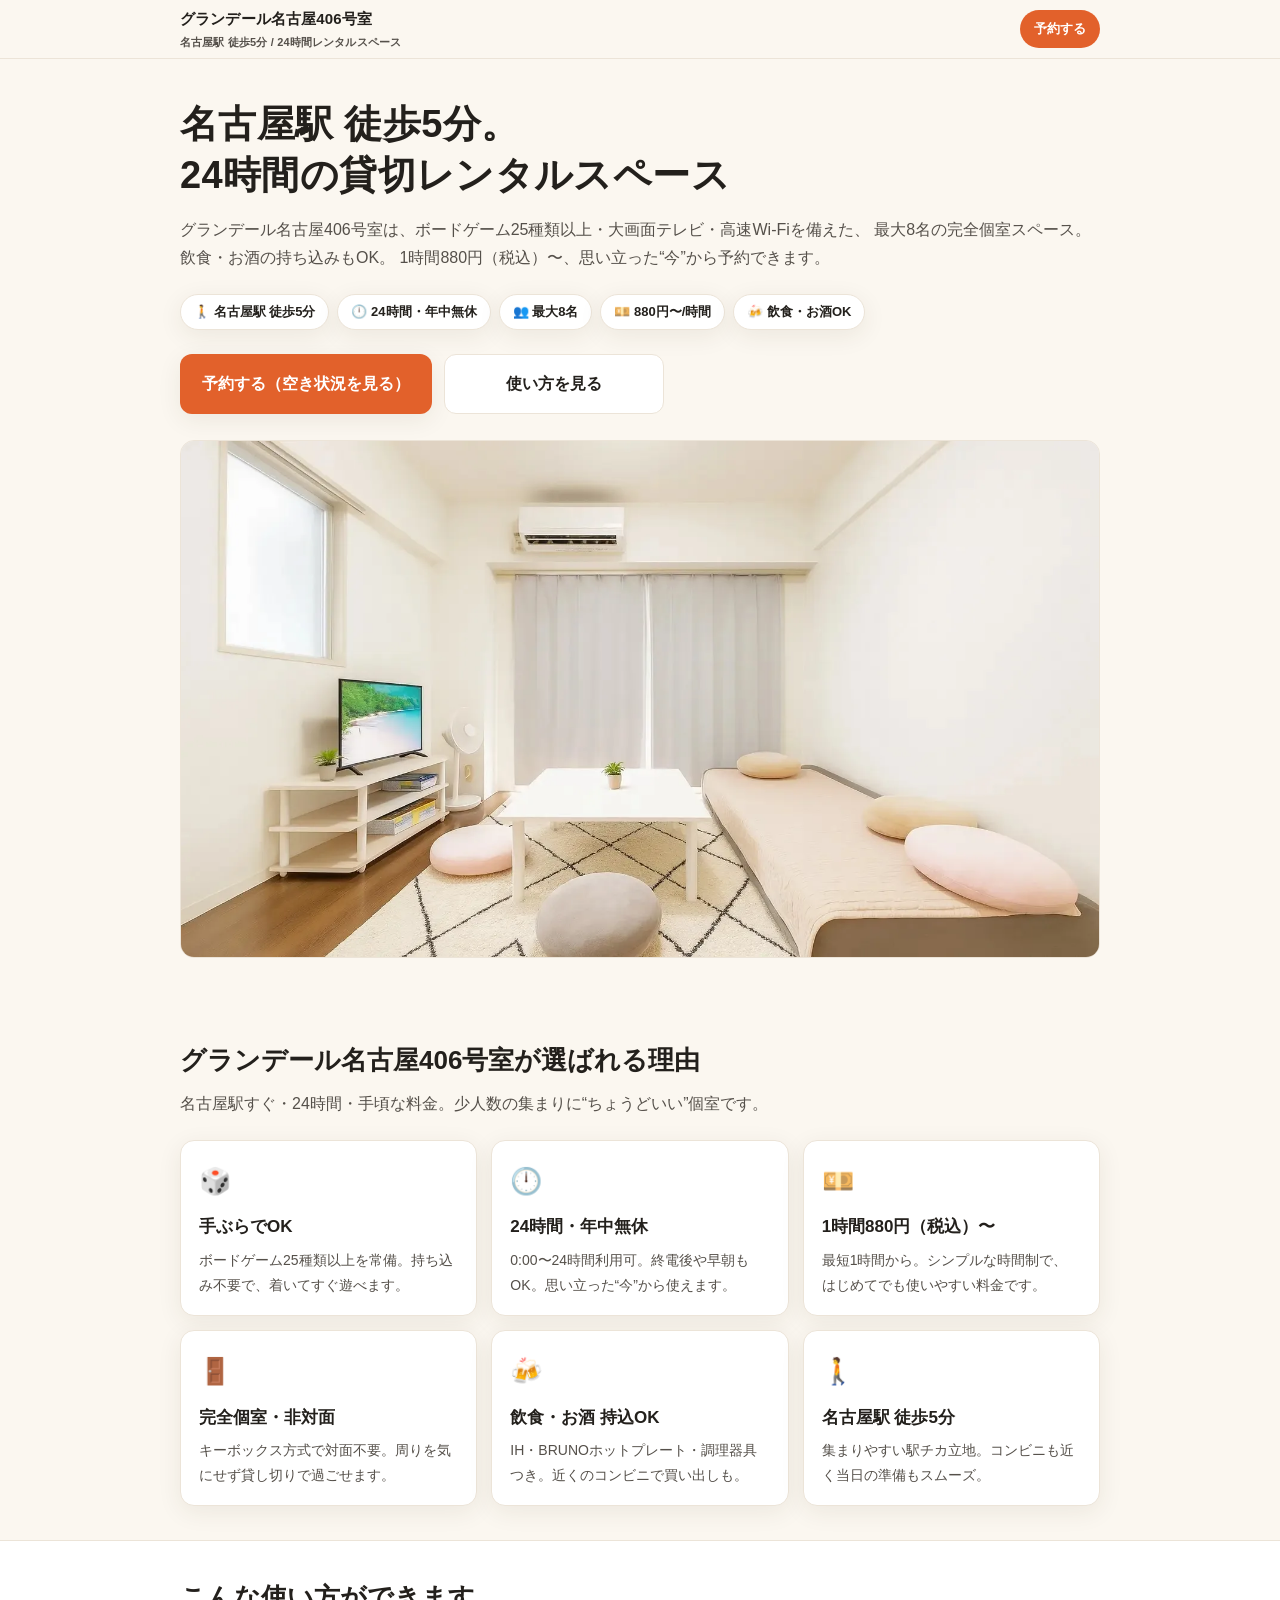
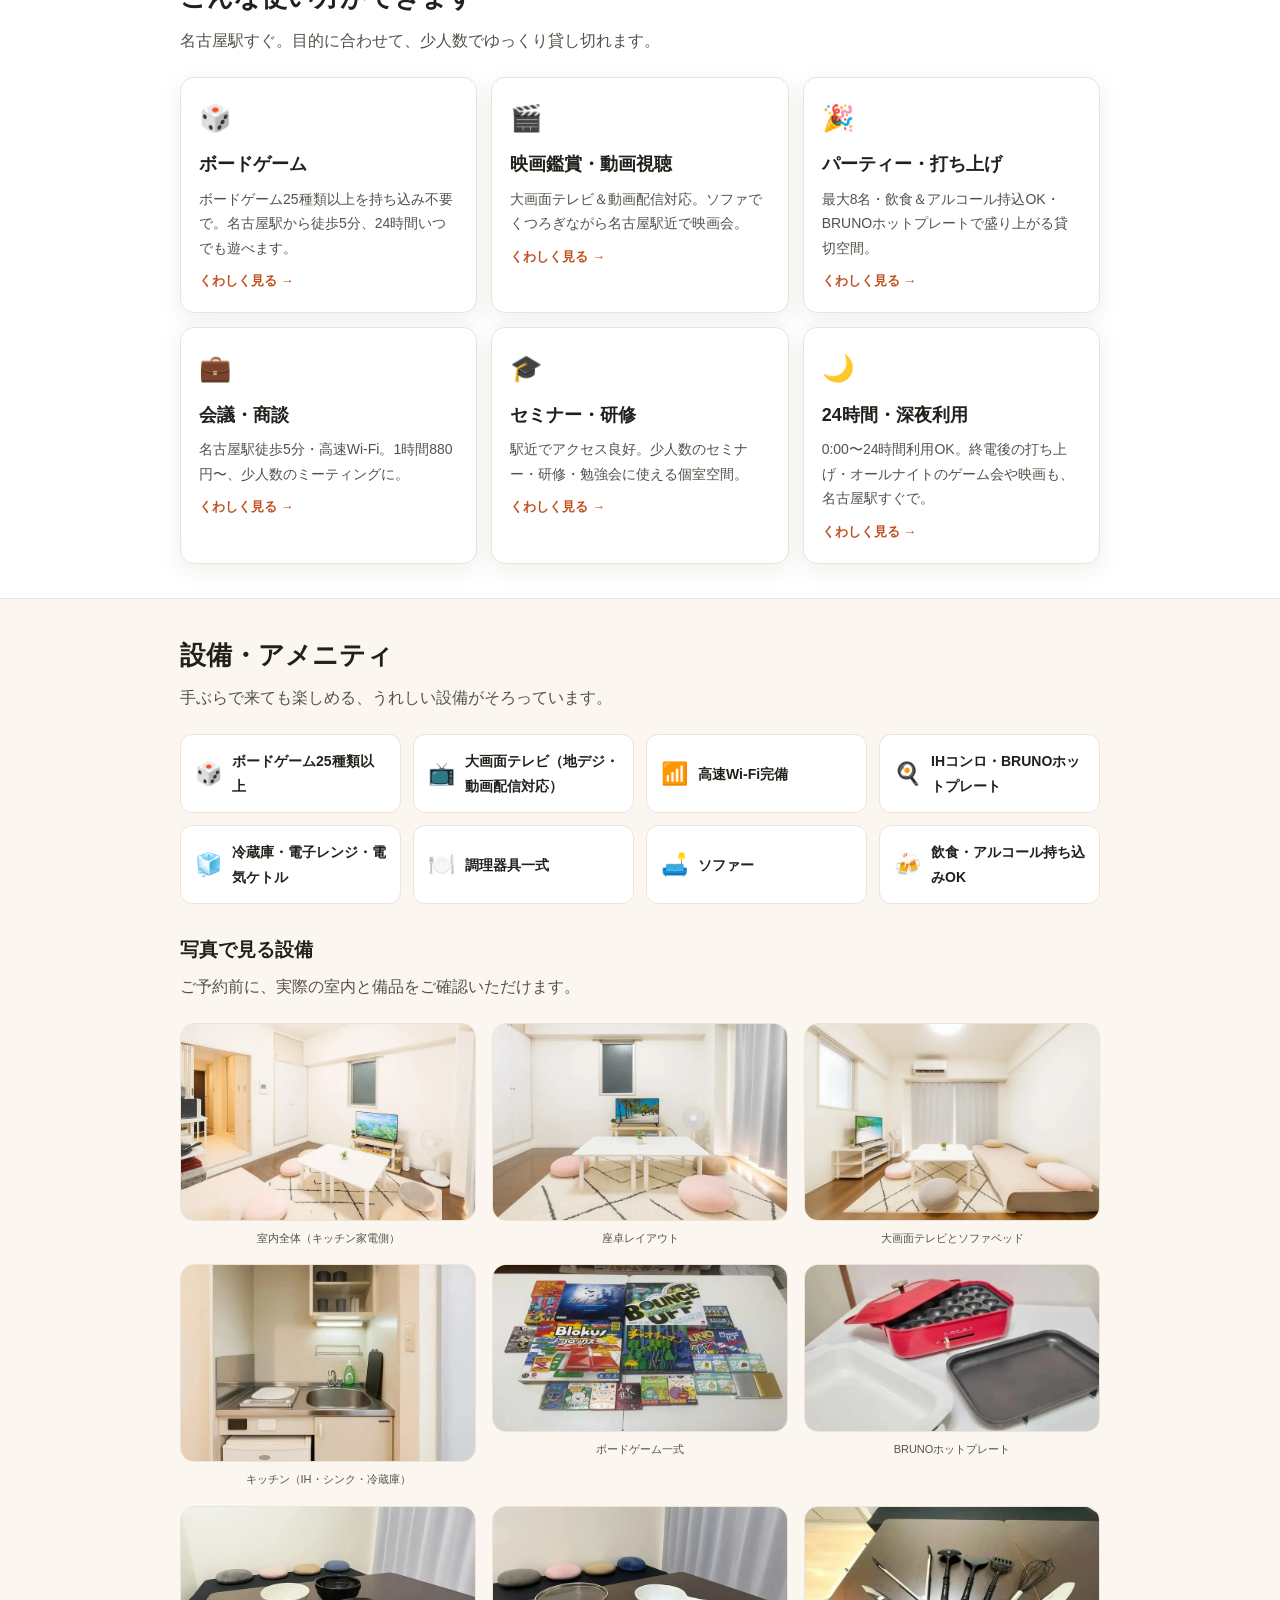
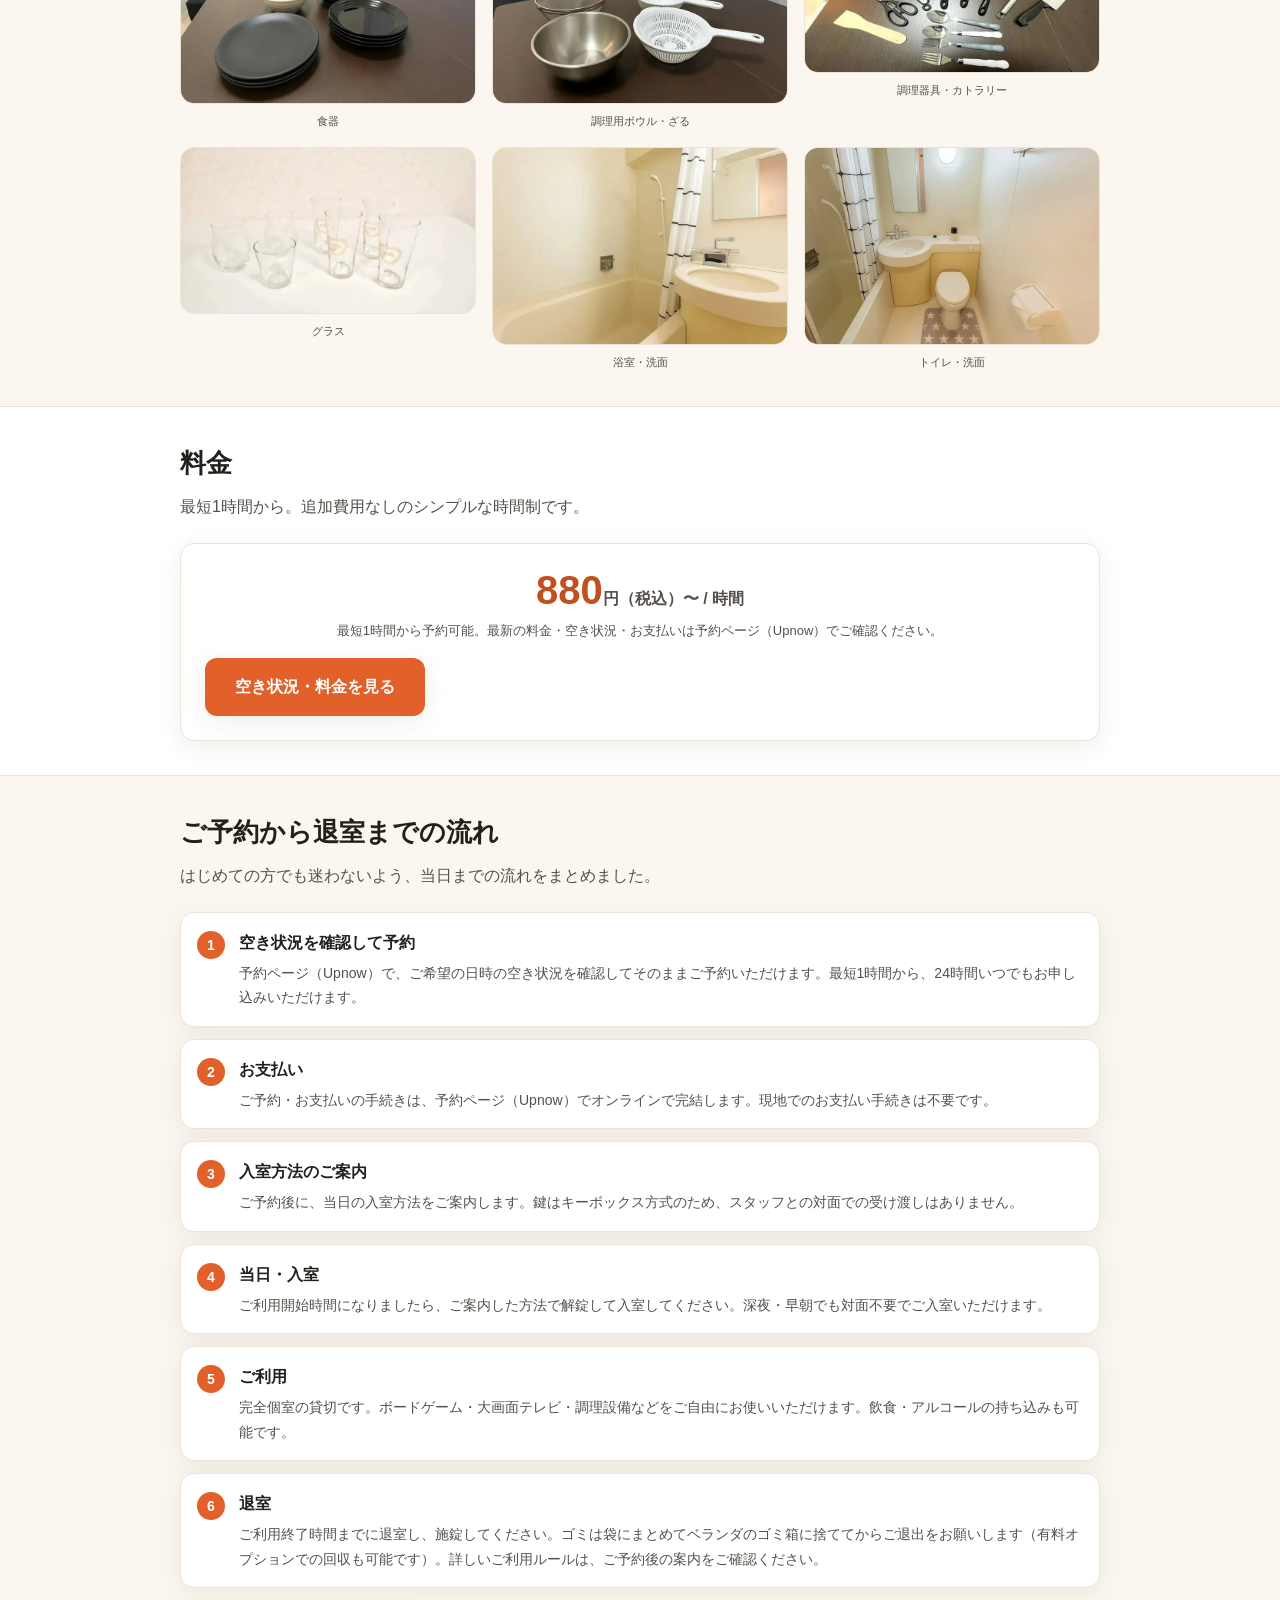
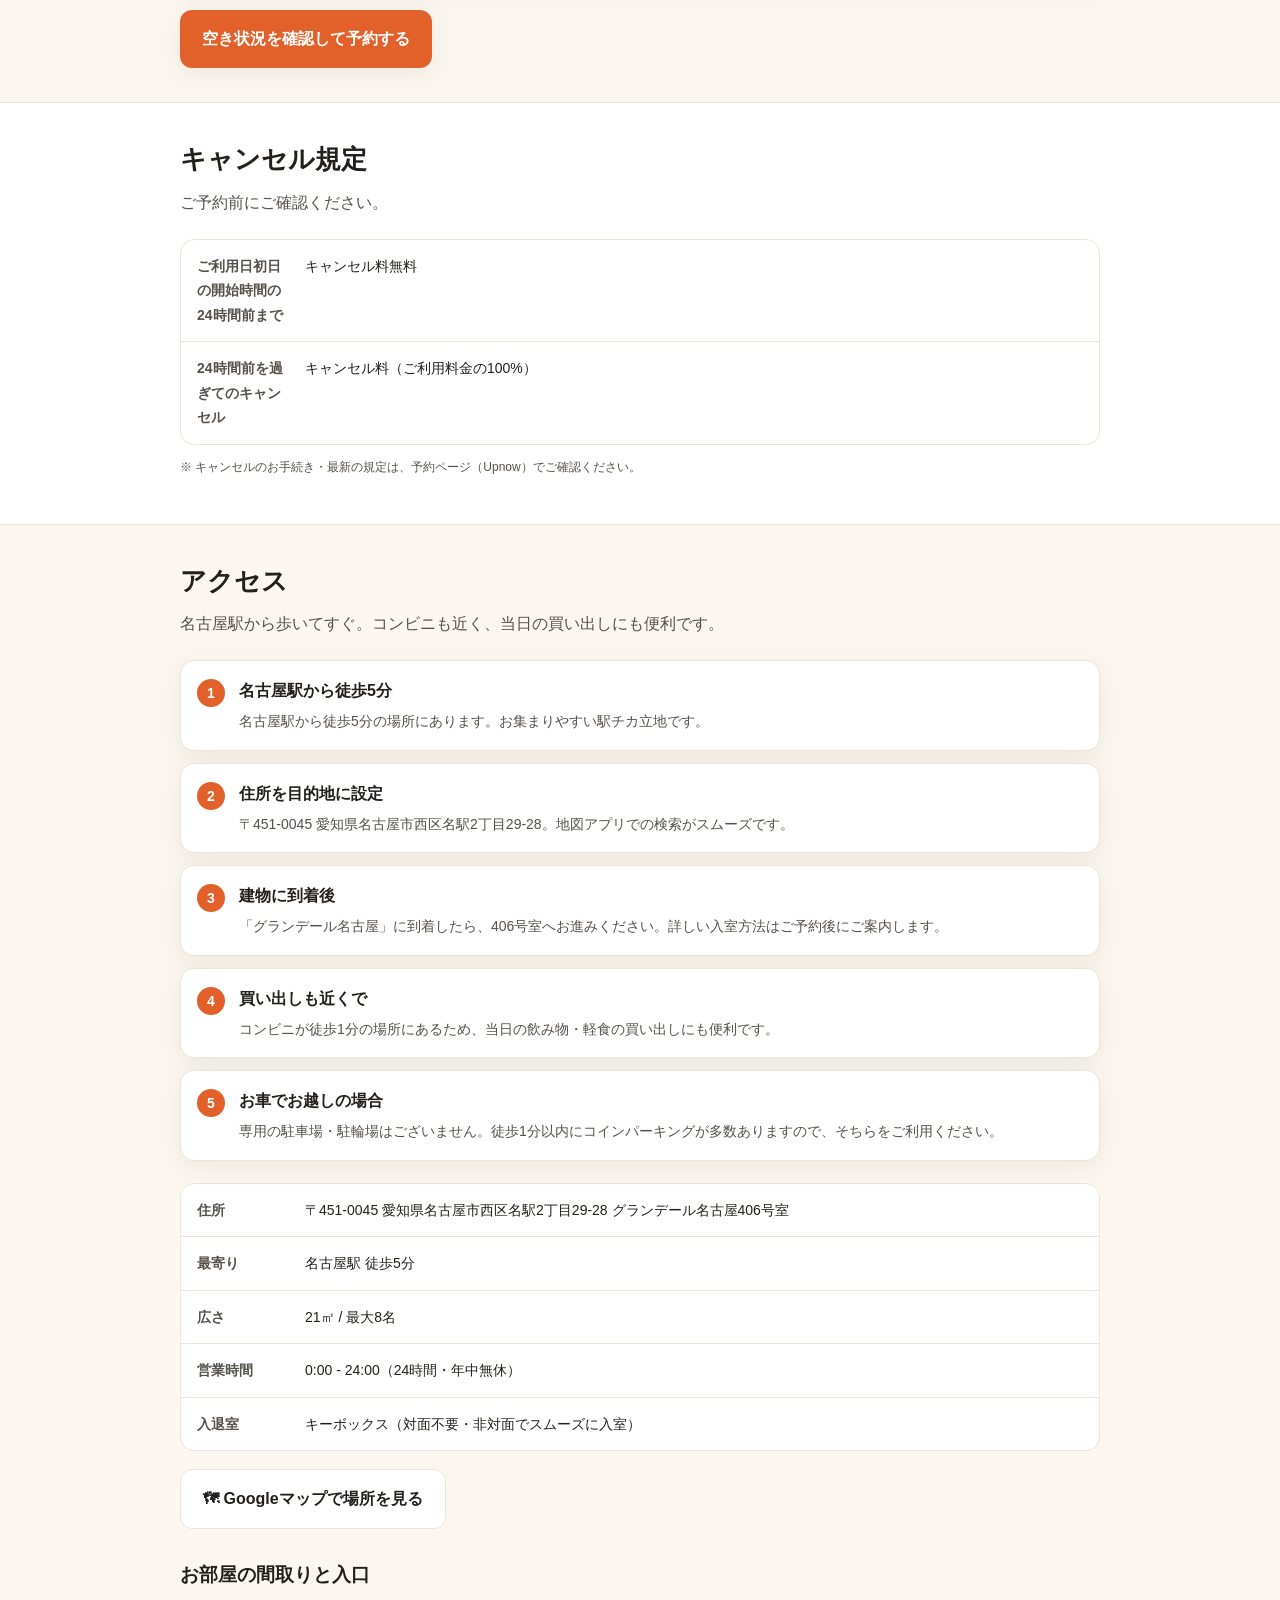
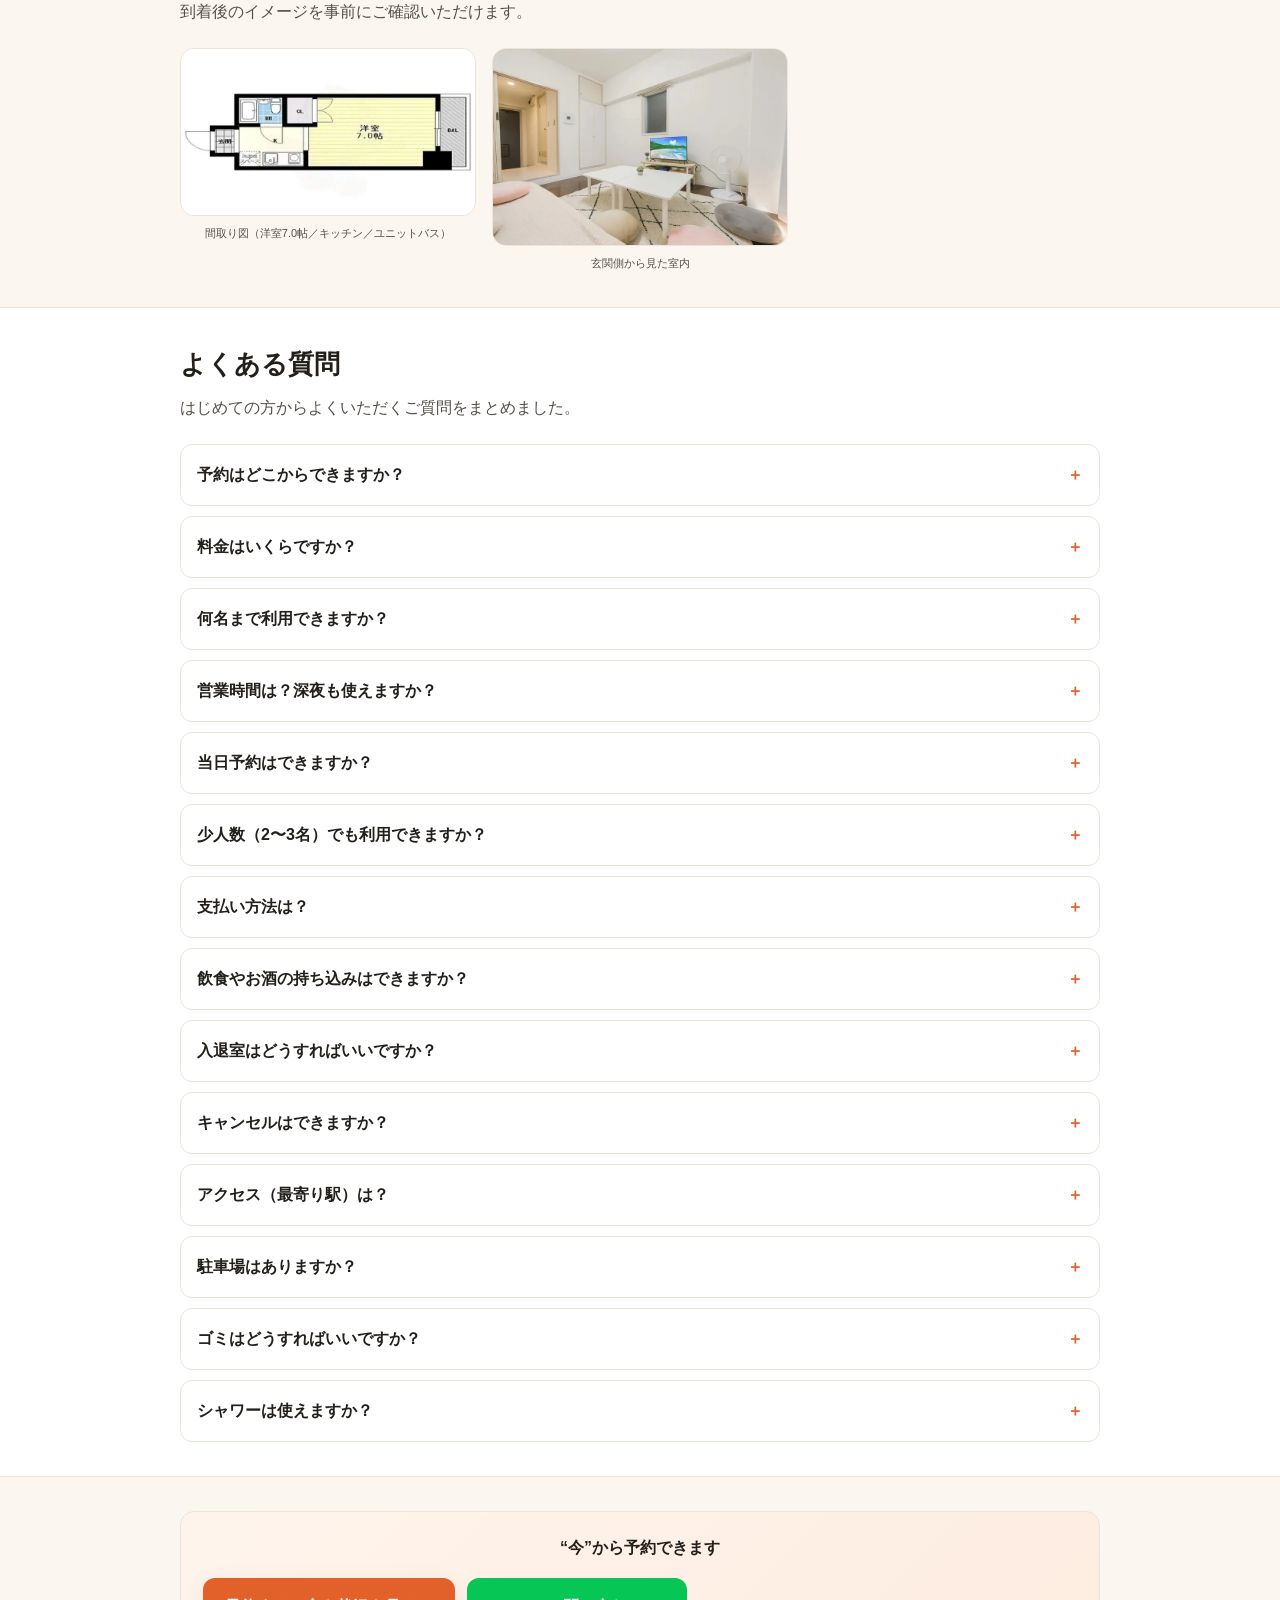
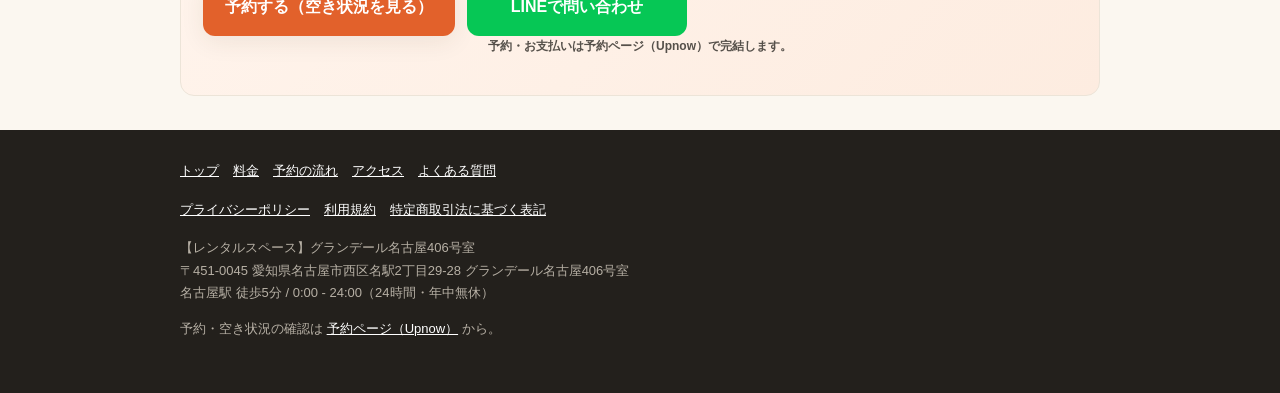
<file: index.html>
<!DOCTYPE html><html lang="ja"> <head><meta charset="utf-8"><meta name="viewport" content="width=device-width, initial-scale=1"><title>グランデール名古屋406号室｜名古屋駅 徒歩5分・24時間レンタルスペース</title><meta name="description" content="名古屋駅から徒歩5分、24時間利用できるレンタルスペース「グランデール名古屋406号室」。ボードゲーム25種類以上・大画面テレビ・高速Wi-Fi完備。最大8名、1時間880円（税込）〜。ボードゲーム・映画鑑賞・パーティー・会議・セミナーに。"><link rel="canonical" href="https://tianyexiangping-dot.github.io/"><meta name="google-site-verification" content="y3mXHFp8AO9TT19Mk0bp6EM0jD86_o9ZeBWgyn6lhTE"><!-- OGP / Twitter --><meta property="og:type" content="website"><meta property="og:site_name" content="グランデール名古屋406号室"><meta property="og:title" content="グランデール名古屋406号室｜名古屋駅 徒歩5分・24時間レンタルスペース"><meta property="og:description" content="名古屋駅から徒歩5分、24時間利用できるレンタルスペース「グランデール名古屋406号室」。ボードゲーム25種類以上・大画面テレビ・高速Wi-Fi完備。最大8名、1時間880円（税込）〜。ボードゲーム・映画鑑賞・パーティー・会議・セミナーに。"><meta property="og:url" content="https://tianyexiangping-dot.github.io/"><meta property="og:image" content="https://tianyexiangping-dot.github.io/og.png"><meta property="og:locale" content="ja_JP"><meta name="twitter:card" content="summary_large_image"><meta name="theme-color" content="#e2612b"><link rel="icon" href="/favicon.svg" type="image/svg+xml"><link rel="apple-touch-icon" href="/favicon.svg"><script type="application/ld+json">{"@context":"https://schema.org","@type":"LocalBusiness","name":"【レンタルスペース】グランデール名古屋406号室","alternateName":"グランデール名古屋406号室","description":"名古屋駅から徒歩5分、24時間利用できるレンタルスペース「グランデール名古屋406号室」。ボードゲーム25種類以上・大画面テレビ・高速Wi-Fi完備。最大8名、1時間880円（税込）〜。ボードゲーム・映画鑑賞・パーティー・会議・セミナーに。","url":"https://tianyexiangping-dot.github.io","image":"https://tianyexiangping-dot.github.io/og.png","address":{"@type":"PostalAddress","postalCode":"451-0045","addressRegion":"愛知県","addressLocality":"名古屋市西区","streetAddress":"名駅2丁目29-28 グランデール名古屋406号室","addressCountry":"JP"},"areaServed":"名古屋市","hasMap":"https://www.google.com/maps/search/?api=1&query=%E6%84%9B%E7%9F%A5%E7%9C%8C%E5%90%8D%E5%8F%A4%E5%B1%8B%E5%B8%82%E8%A5%BF%E5%8C%BA%E5%90%8D%E9%A7%852%E4%B8%81%E7%9B%AE29-28","sameAs":["https://upnow.jp/kakeru/grandeur406"],"maximumAttendeeCapacity":8,"openingHoursSpecification":{"@type":"OpeningHoursSpecification","dayOfWeek":["Monday","Tuesday","Wednesday","Thursday","Friday","Saturday","Sunday"],"opens":"00:00","closes":"23:59"},"amenityFeature":[{"@type":"LocationFeatureSpecification","name":"ボードゲーム25種類以上","value":true},{"@type":"LocationFeatureSpecification","name":"大画面テレビ（地デジ・動画配信対応）","value":true},{"@type":"LocationFeatureSpecification","name":"高速Wi-Fi完備","value":true},{"@type":"LocationFeatureSpecification","name":"IHコンロ・BRUNOホットプレート","value":true},{"@type":"LocationFeatureSpecification","name":"冷蔵庫・電子レンジ・電気ケトル","value":true},{"@type":"LocationFeatureSpecification","name":"調理器具一式","value":true},{"@type":"LocationFeatureSpecification","name":"ソファー","value":true},{"@type":"LocationFeatureSpecification","name":"飲食・アルコール持ち込みOK","value":true}],"priceRange":"¥880〜/時間","makesOffer":{"@type":"Offer","url":"https://upnow.jp/kakeru/grandeur406","availability":"https://schema.org/InStock","priceSpecification":{"@type":"UnitPriceSpecification","price":880,"priceCurrency":"JPY","unitCode":"HUR","referenceQuantity":{"@type":"QuantitativeValue","value":1,"unitCode":"HUR"}}},"potentialAction":{"@type":"ReserveAction","target":"https://upnow.jp/kakeru/grandeur406"}}</script><script type="application/ld+json">{"@context":"https://schema.org","@type":"FAQPage","mainEntity":[{"@type":"Question","name":"予約はどこからできますか？","acceptedAnswer":{"@type":"Answer","text":"予約・空き状況の確認・お支払いは、予約ページ（Upnow）からオンラインで完結します。ページ内の「予約する」ボタンからお進みください。"}},{"@type":"Question","name":"料金はいくらですか？","acceptedAnswer":{"@type":"Answer","text":"1時間 880円（税込）〜、最短1時間からご利用いただけます。最新の料金・プランは予約ページ（Upnow）でご確認ください。"}},{"@type":"Question","name":"何名まで利用できますか？","acceptedAnswer":{"@type":"Answer","text":"最大8名までご利用いただけます（広さ21㎡）。"}},{"@type":"Question","name":"営業時間は？深夜も使えますか？","acceptedAnswer":{"@type":"Answer","text":"0:00 - 24:00（24時間・年中無休）。24時間ご利用いただけるため、深夜の打ち上げや長時間の映画会にもご利用いただけます。"}},{"@type":"Question","name":"当日予約はできますか？","acceptedAnswer":{"@type":"Answer","text":"空きがあれば当日のご予約も可能です。予約・空き状況の確認・お支払いはすべて予約ページ（Upnow）でオンライン完結します。"}},{"@type":"Question","name":"少人数（2〜3名）でも利用できますか？","acceptedAnswer":{"@type":"Answer","text":"もちろん可能です。最短1時間・1時間880円（税込）〜なので、少人数でも気軽にご利用いただけます（最大8名）。"}},{"@type":"Question","name":"支払い方法は？","acceptedAnswer":{"@type":"Answer","text":"予約ページ（Upnow）でのオンライン事前決済（クレジットカード）に対応しています。"}},{"@type":"Question","name":"飲食やお酒の持ち込みはできますか？","acceptedAnswer":{"@type":"Answer","text":"飲食・アルコールの持ち込みが可能です。BRUNOホットプレートやIHコンロ、調理器具一式もご用意しています。"}},{"@type":"Question","name":"入退室はどうすればいいですか？","acceptedAnswer":{"@type":"Answer","text":"キーボックス方式のため対面での鍵の受け渡しは不要です。詳しい入室方法はご予約後にご案内します。"}},{"@type":"Question","name":"キャンセルはできますか？","acceptedAnswer":{"@type":"Answer","text":"ご利用日初日の開始時間の24時間前まで：キャンセル料無料。24時間前を過ぎてのキャンセル：キャンセル料（ご利用料金の100%）となります。"}},{"@type":"Question","name":"アクセス（最寄り駅）は？","acceptedAnswer":{"@type":"Answer","text":"名古屋駅 徒歩5分。〒451-0045 愛知県名古屋市西区名駅2丁目29-28 グランデール名古屋406号室。コンビニも徒歩1分の場所にあります。"}},{"@type":"Question","name":"駐車場はありますか？","acceptedAnswer":{"@type":"Answer","text":"専用の駐車場・駐輪場はございません。徒歩1分以内にコインパーキングが多数ありますので、お車でお越しの際はそちらをご利用ください。"}},{"@type":"Question","name":"ゴミはどうすればいいですか？","acceptedAnswer":{"@type":"Answer","text":"ご利用後のゴミは、ゴミ袋にまとめてベランダのゴミ箱に捨ててからご退出ください。ゴミ袋の回収を希望される場合は、予約ページ（Upnow）で有料オプション「ゴミ袋回収」をお選びいただけます。"}},{"@type":"Question","name":"シャワーは使えますか？","acceptedAnswer":{"@type":"Answer","text":"シャワーは有料オプションとしてご利用いただけます。ご予約時に予約ページ（Upnow）でオプションをお選びください。最新の料金はUpnowでご確認ください。"}}]}</script><script async src="https://www.googletagmanager.com/gtag/js?id=G-G5Q10JZ36D"></script><script>(function(){const GA_MEASUREMENT_ID = "G-G5Q10JZ36D";

        // NOTE: define:vars はスクリプトをブロックスコープで包むため、
        // `function gtag(){}` ではグローバル(window.gtag)にならない。
        // CV計測(upnow_click等)は window.gtag 経由で送るため、必ず window に代入する。
        window.dataLayer = window.dataLayer || [];
        window.gtag = function () { window.dataLayer.push(arguments); };
        window.gtag('js', new Date());
        window.gtag('config', GA_MEASUREMENT_ID);
      })();</script><!--
    CV計測（GA4未設定でも安全に動作）。
    data-cta="upnow|line" を持つリンクのクリックを委譲で捕捉し、
    gtag があれば送信、無ければ dataLayer に積むだけ（エラーにしない）。
    GA_MEASUREMENT_ID を consts.ts に入れた時点でそのまま計測が始まる。
  --><script>(function(){const EVENT_UPNOW = "upnow_click";
const EVENT_LINE = "line_click";

    (function () {
      window.dataLayer = window.dataLayer || [];
      function track(name, params) {
        try {
          if (typeof window.gtag === 'function') {
            window.gtag('event', name, params);
          } else {
            window.dataLayer.push(Object.assign({ event: name }, params));
          }
        } catch (e) { /* 計測失敗でユーザー操作を妨げない */ }
      }
      document.addEventListener('click', function (e) {
        var el = e.target && e.target.closest ? e.target.closest('[data-cta]') : null;
        if (!el) return;
        var kind = el.getAttribute('data-cta');
        var name = kind === 'line' ? EVENT_LINE : kind === 'upnow' ? EVENT_UPNOW : null;
        if (!name) return;
        track(name, {
          cta_location: el.getAttribute('data-cta-loc') || 'unknown',
          page_path: location.pathname,
          link_url: el.getAttribute('href') || '',
        });
      }, { passive: true });
    })();
  })();</script><link rel="stylesheet" href="/_astro/legal.QmXPQ1Qb.css"></head> <body> <header class="site-header"> <div class="container bar"> <a class="brand" href="/">グランデール名古屋406号室<small>名古屋駅 徒歩5分 / 24時間レンタルスペース</small></a> <a class="header-cta" href="https://upnow.jp/kakeru/grandeur406" target="_blank" rel="noopener" data-cta="upnow" data-cta-loc="header">予約する</a> </div> </header> <main>   <section class="hero"> <div class="container"> <h1>名古屋駅 徒歩5分。<br>24時間の貸切レンタルスペース</h1> <p class="sub"> グランデール名古屋406号室は、ボードゲーム25種類以上・大画面テレビ・高速Wi-Fiを備えた、
        最大8名の完全個室スペース。飲食・お酒の持ち込みもOK。
        1時間880円（税込）〜、思い立った“今”から予約できます。
</p> <ul class="badges"> <li class="badge">🚶 名古屋駅 徒歩5分</li> <li class="badge">🕛 24時間・年中無休</li> <li class="badge">👥 最大8名</li> <li class="badge">💴 880円〜/時間</li> <li class="badge">🍻 飲食・お酒OK</li> </ul> <div class="cta-row"> <a class="btn btn-primary" href="https://upnow.jp/kakeru/grandeur406" target="_blank" rel="noopener" data-cta="upnow" data-cta-loc="hero">予約する（空き状況を見る）</a> <a class="btn btn-ghost" href="#usecases">使い方を見る</a> </div> <div style="margin-top:26px;"> <figure class="photo"> <picture> <source type="image/webp" srcset="/photos/room-wide-768.webp 768w, /photos/room-wide-1535.webp 1535w" sizes="(min-width: 720px) 900px, 100vw"> <img src="/photos/room-wide-1535.jpg" alt="グランデール名古屋406号室の室内全景。大画面テレビ、ローテーブル、ソファベッドを備えた明るい貸切スペース" width="1535" height="863" loading="eager" decoding="sync" fetchpriority="high"> </picture>  </figure> </div> </div> </section>  <section id="reasons"> <div class="container"> <h2>グランデール名古屋406号室が選ばれる理由</h2> <p class="lead">名古屋駅すぐ・24時間・手頃な料金。少人数の集まりに“ちょうどいい”個室です。</p> <div class="vprops"> <div class="vprop"> <div class="emoji">🎲</div> <h3>手ぶらでOK</h3> <p>ボードゲーム25種類以上を常備。持ち込み不要で、着いてすぐ遊べます。</p> </div><div class="vprop"> <div class="emoji">🕛</div> <h3>24時間・年中無休</h3> <p>0:00〜24時間利用可。終電後や早朝もOK。思い立った“今”から使えます。</p> </div><div class="vprop"> <div class="emoji">💴</div> <h3>1時間880円（税込）〜</h3> <p>最短1時間から。シンプルな時間制で、はじめてでも使いやすい料金です。</p> </div><div class="vprop"> <div class="emoji">🚪</div> <h3>完全個室・非対面</h3> <p>キーボックス方式で対面不要。周りを気にせず貸し切りで過ごせます。</p> </div><div class="vprop"> <div class="emoji">🍻</div> <h3>飲食・お酒 持込OK</h3> <p>IH・BRUNOホットプレート・調理器具つき。近くのコンビニで買い出しも。</p> </div><div class="vprop"> <div class="emoji">🚶</div> <h3>名古屋駅 徒歩5分</h3> <p>集まりやすい駅チカ立地。コンビニも近く当日の準備もスムーズ。</p> </div> </div> </div> </section>  <section id="usecases" class="section-alt"> <div class="container"> <h2>こんな使い方ができます</h2> <p class="lead">名古屋駅すぐ。目的に合わせて、少人数でゆっくり貸し切れます。</p> <div class="usecases"> <a class="usecase" href="/use/boardgame/"> <div class="emoji">🎲</div> <h3>ボードゲーム</h3> <p>ボードゲーム25種類以上を持ち込み不要で。名古屋駅から徒歩5分、24時間いつでも遊べます。</p> <span class="more">くわしく見る →</span> </a><a class="usecase" href="/use/movie/"> <div class="emoji">🎬</div> <h3>映画鑑賞・動画視聴</h3> <p>大画面テレビ＆動画配信対応。ソファでくつろぎながら名古屋駅近で映画会。</p> <span class="more">くわしく見る →</span> </a><a class="usecase" href="/use/party/"> <div class="emoji">🎉</div> <h3>パーティー・打ち上げ</h3> <p>最大8名・飲食＆アルコール持込OK・BRUNOホットプレートで盛り上がる貸切空間。</p> <span class="more">くわしく見る →</span> </a><a class="usecase" href="/use/meeting/"> <div class="emoji">💼</div> <h3>会議・商談</h3> <p>名古屋駅徒歩5分・高速Wi-Fi。1時間880円〜、少人数のミーティングに。</p> <span class="more">くわしく見る →</span> </a><a class="usecase" href="/use/seminar/"> <div class="emoji">🎓</div> <h3>セミナー・研修</h3> <p>駅近でアクセス良好。少人数のセミナー・研修・勉強会に使える個室空間。</p> <span class="more">くわしく見る →</span> </a><a class="usecase" href="/use/night/"> <div class="emoji">🌙</div> <h3>24時間・深夜利用</h3> <p>0:00〜24時間利用OK。終電後の打ち上げ・オールナイトのゲーム会や映画も、名古屋駅すぐで。</p> <span class="more">くわしく見る →</span> </a> </div> </div> </section>  <section id="facilities"> <div class="container"> <h2>設備・アメニティ</h2> <p class="lead">手ぶらで来ても楽しめる、うれしい設備がそろっています。</p> <ul class="facilities"> <li><span class="fi">🎲</span>ボードゲーム25種類以上</li><li><span class="fi">📺</span>大画面テレビ（地デジ・動画配信対応）</li><li><span class="fi">📶</span>高速Wi-Fi完備</li><li><span class="fi">🍳</span>IHコンロ・BRUNOホットプレート</li><li><span class="fi">🧊</span>冷蔵庫・電子レンジ・電気ケトル</li><li><span class="fi">🍽️</span>調理器具一式</li><li><span class="fi">🛋️</span>ソファー</li><li><span class="fi">🍻</span>飲食・アルコール持ち込みOK</li> </ul> <h3 style="margin:30px 0 0;">写真で見る設備</h3> <p class="lead" style="margin-top:6px;">ご予約前に、実際の室内と備品をご確認いただけます。</p> <div class="gallery"> <figure class="photo"> <picture> <source type="image/webp" srcset="/photos/room-overview-768.webp 768w, /photos/room-overview-1536.webp 1536w" sizes="(min-width: 720px) 340px, 50vw"> <img src="/photos/room-overview-1536.jpg" alt="キッチン家電棚まで見渡せるグランデール名古屋406号室の広角写真" width="1536" height="1024" loading="lazy" decoding="async" fetchpriority="auto"> </picture> <figcaption>室内全体（キッチン家電側）</figcaption> </figure> <figure class="photo"> <picture> <source type="image/webp" srcset="/photos/room-front-768.webp 768w, /photos/room-front-1536.webp 1536w" sizes="(min-width: 720px) 340px, 50vw"> <img src="/photos/room-front-1536.jpg" alt="座卓を中央に配置したグランデール名古屋406号室。正面に大画面テレビ" width="1536" height="1024" loading="lazy" decoding="async" fetchpriority="auto"> </picture> <figcaption>座卓レイアウト</figcaption> </figure> <figure class="photo"> <picture> <source type="image/webp" srcset="/photos/room-tv-daybed-768.webp 768w, /photos/room-tv-daybed-1536.webp 1536w" sizes="(min-width: 720px) 340px, 50vw"> <img src="/photos/room-tv-daybed-1536.jpg" alt="大画面テレビとソファベッドが並ぶグランデール名古屋406号室の室内" width="1536" height="1024" loading="lazy" decoding="async" fetchpriority="auto"> </picture> <figcaption>大画面テレビとソファベッド</figcaption> </figure> <figure class="photo"> <picture> <source type="image/webp" srcset="/photos/kitchen-768.webp 768w, /photos/kitchen-1536.webp 1536w" sizes="(min-width: 720px) 340px, 50vw"> <img src="/photos/kitchen-1536.jpg" alt="IHコンロ・シンク・冷蔵庫・食器棚を備えたグランデール名古屋406号室のキッチン" width="1536" height="1024" loading="lazy" decoding="async" fetchpriority="auto"> </picture> <figcaption>キッチン（IH・シンク・冷蔵庫）</figcaption> </figure> <figure class="photo"> <picture> <source type="image/webp" srcset="/photos/boardgames-all-768.webp 768w, /photos/boardgames-all-1280.webp 1280w" sizes="(min-width: 720px) 340px, 50vw"> <img src="/photos/boardgames-all-1280.jpg" alt="グランデール名古屋406号室に常備されたボードゲーム一式。ブロックス、ガイスター、人狼、UNOなど" width="1280" height="720" loading="lazy" decoding="async" fetchpriority="auto"> </picture> <figcaption>ボードゲーム一式</figcaption> </figure> <figure class="photo"> <picture> <source type="image/webp" srcset="/photos/bruno-768.webp 768w, /photos/bruno-1280.webp 1280w" sizes="(min-width: 720px) 340px, 50vw"> <img src="/photos/bruno-1280.jpg" alt="グランデール名古屋406号室に備え付けのBRUNOホットプレートとたこ焼きプレート" width="1280" height="720" loading="lazy" decoding="async" fetchpriority="auto"> </picture> <figcaption>BRUNOホットプレート</figcaption> </figure> <figure class="photo"> <picture> <source type="image/webp" srcset="/photos/tableware-768.webp 768w, /photos/tableware-1536.webp 1536w" sizes="(min-width: 720px) 340px, 50vw"> <img src="/photos/tableware-1536.jpg" alt="備え付けの食器。皿、茶碗、ボウル" width="1536" height="1024" loading="lazy" decoding="async" fetchpriority="auto"> </picture> <figcaption>食器</figcaption> </figure> <figure class="photo"> <picture> <source type="image/webp" srcset="/photos/cookware-768.webp 768w, /photos/cookware-1536.webp 1536w" sizes="(min-width: 720px) 340px, 50vw"> <img src="/photos/cookware-1536.jpg" alt="備え付けのボウル、ざる、水切り" width="1536" height="1024" loading="lazy" decoding="async" fetchpriority="auto"> </picture> <figcaption>調理用ボウル・ざる</figcaption> </figure> <figure class="photo"> <picture> <source type="image/webp" srcset="/photos/utensils-768.webp 768w, /photos/utensils-1280.webp 1280w" sizes="(min-width: 720px) 340px, 50vw"> <img src="/photos/utensils-1280.jpg" alt="備え付けの調理器具一式。包丁、トング、お玉、泡立て器、カトラリー" width="1280" height="720" loading="lazy" decoding="async" fetchpriority="auto"> </picture> <figcaption>調理器具・カトラリー</figcaption> </figure> <figure class="photo"> <picture> <source type="image/webp" srcset="/photos/glasses-768.webp 768w, /photos/glasses-1280.webp 1280w" sizes="(min-width: 720px) 340px, 50vw"> <img src="/photos/glasses-1280.jpg" alt="備え付けのグラス一式" width="1280" height="720" loading="lazy" decoding="async" fetchpriority="auto"> </picture> <figcaption>グラス</figcaption> </figure> <figure class="photo"> <picture> <source type="image/webp" srcset="/photos/bath-768.webp 768w, /photos/bath-1536.webp 1536w" sizes="(min-width: 720px) 340px, 50vw"> <img src="/photos/bath-1536.jpg" alt="グランデール名古屋406号室の浴室と洗面台" width="1536" height="1024" loading="lazy" decoding="async" fetchpriority="auto"> </picture> <figcaption>浴室・洗面</figcaption> </figure> <figure class="photo"> <picture> <source type="image/webp" srcset="/photos/washroom-768.webp 768w, /photos/washroom-1536.webp 1536w" sizes="(min-width: 720px) 340px, 50vw"> <img src="/photos/washroom-1536.jpg" alt="グランデール名古屋406号室のトイレ・洗面・浴室" width="1536" height="1024" loading="lazy" decoding="async" fetchpriority="auto"> </picture> <figcaption>トイレ・洗面</figcaption> </figure> </div> </div> </section>  <section id="price" class="section-alt"> <div class="container"> <h2>料金</h2> <p class="lead">最短1時間から。追加費用なしのシンプルな時間制です。</p> <div class="price-card"> <div class="big">880<small>円（税込）〜 / 時間</small></div> <p class="note">
最短1時間から予約可能。最新の料金・空き状況・お支払いは予約ページ（Upnow）でご確認ください。
</p> <div class="cta-row" style="margin-top:16px;"> <a class="btn btn-primary" href="https://upnow.jp/kakeru/grandeur406" target="_blank" rel="noopener" data-cta="upnow" data-cta-loc="price">空き状況・料金を見る</a> </div> </div> </div> </section>  <section id="flow"> <div class="container"> <h2>ご予約から退室までの流れ</h2> <p class="lead">はじめての方でも迷わないよう、当日までの流れをまとめました。</p> <ol class="steps"> <li> <span class="step-n">1</span> <div> <h3>空き状況を確認して予約</h3> <p>予約ページ（Upnow）で、ご希望の日時の空き状況を確認してそのままご予約いただけます。最短1時間から、24時間いつでもお申し込みいただけます。</p> </div> </li><li> <span class="step-n">2</span> <div> <h3>お支払い</h3> <p>ご予約・お支払いの手続きは、予約ページ（Upnow）でオンラインで完結します。現地でのお支払い手続きは不要です。</p> </div> </li><li> <span class="step-n">3</span> <div> <h3>入室方法のご案内</h3> <p>ご予約後に、当日の入室方法をご案内します。鍵はキーボックス方式のため、スタッフとの対面での受け渡しはありません。</p> </div> </li><li> <span class="step-n">4</span> <div> <h3>当日・入室</h3> <p>ご利用開始時間になりましたら、ご案内した方法で解錠して入室してください。深夜・早朝でも対面不要でご入室いただけます。</p> </div> </li><li> <span class="step-n">5</span> <div> <h3>ご利用</h3> <p>完全個室の貸切です。ボードゲーム・大画面テレビ・調理設備などをご自由にお使いいただけます。飲食・アルコールの持ち込みも可能です。</p> </div> </li><li> <span class="step-n">6</span> <div> <h3>退室</h3> <p>ご利用終了時間までに退室し、施錠してください。ゴミは袋にまとめてベランダのゴミ箱に捨ててからご退出をお願いします（有料オプションでの回収も可能です）。詳しいご利用ルールは、ご予約後の案内をご確認ください。</p> </div> </li> </ol> <div class="cta-row" style="margin-top:22px;"> <a class="btn btn-primary" href="https://upnow.jp/kakeru/grandeur406" target="_blank" rel="noopener" data-cta="upnow" data-cta-loc="flow">空き状況を確認して予約する</a> </div> </div> </section>  <section id="cancellation" class="section-alt"> <div class="container"> <h2>キャンセル規定</h2> <p class="lead">ご予約前にご確認ください。</p> <ul class="info-list"> <li><span class="k">ご利用日初日の開始時間の24時間前まで</span><span>キャンセル料無料</span></li><li><span class="k">24時間前を過ぎてのキャンセル</span><span>キャンセル料（ご利用料金の100%）</span></li> </ul> <p class="btn-note" style="margin-top:12px;">
※ キャンセルのお手続き・最新の規定は、予約ページ（Upnow）でご確認ください。
</p> </div> </section>  <section id="access"> <div class="container"> <h2>アクセス</h2> <p class="lead">名古屋駅から歩いてすぐ。コンビニも近く、当日の買い出しにも便利です。</p> <ol class="steps" style="margin-bottom:22px;"> <li> <span class="step-n">1</span> <div> <h3>名古屋駅から徒歩5分</h3> <p>名古屋駅から徒歩5分の場所にあります。お集まりやすい駅チカ立地です。</p> </div> </li><li> <span class="step-n">2</span> <div> <h3>住所を目的地に設定</h3> <p>〒451-0045 愛知県名古屋市西区名駅2丁目29-28。地図アプリでの検索がスムーズです。</p> </div> </li><li> <span class="step-n">3</span> <div> <h3>建物に到着後</h3> <p>「グランデール名古屋」に到着したら、406号室へお進みください。詳しい入室方法はご予約後にご案内します。</p> </div> </li><li> <span class="step-n">4</span> <div> <h3>買い出しも近くで</h3> <p>コンビニが徒歩1分の場所にあるため、当日の飲み物・軽食の買い出しにも便利です。</p> </div> </li><li> <span class="step-n">5</span> <div> <h3>お車でお越しの場合</h3> <p>専用の駐車場・駐輪場はございません。徒歩1分以内にコインパーキングが多数ありますので、そちらをご利用ください。</p> </div> </li> </ol>  <ul class="info-list"> <li><span class="k">住所</span><span>〒451-0045 愛知県名古屋市西区名駅2丁目29-28 グランデール名古屋406号室</span></li> <li><span class="k">最寄り</span><span>名古屋駅 徒歩5分</span></li> <li><span class="k">広さ</span><span>21㎡ / 最大8名</span></li> <li><span class="k">営業時間</span><span>0:00 - 24:00（24時間・年中無休）</span></li> <li><span class="k">入退室</span><span>キーボックス（対面不要・非対面でスムーズに入室）</span></li> </ul> <div class="cta-row" style="margin-top:18px;"> <a class="btn btn-ghost" href="https://www.google.com/maps/search/?api=1&query=%E6%84%9B%E7%9F%A5%E7%9C%8C%E5%90%8D%E5%8F%A4%E5%B1%8B%E5%B8%82%E8%A5%BF%E5%8C%BA%E5%90%8D%E9%A7%852%E4%B8%81%E7%9B%AE29-28" target="_blank" rel="noopener">
🗺 Googleマップで場所を見る
</a> </div> <h3 style="margin:30px 0 0;">お部屋の間取りと入口</h3> <p class="lead" style="margin-top:6px;">到着後のイメージを事前にご確認いただけます。</p> <div class="gallery"> <figure class="photo"> <picture> <source type="image/webp" srcset="/photos/floorplan-768.webp 768w, /photos/floorplan-1280.webp 1280w" sizes="(min-width: 720px) 340px, 50vw"> <img src="/photos/floorplan-1280.jpg" alt="グランデール名古屋406号室の間取り図。洋室7.0帖、キッチン、ユニットバス、玄関、バルコニー" width="1280" height="720" loading="lazy" decoding="async" fetchpriority="auto"> </picture> <figcaption>間取り図（洋室7.0帖／キッチン／ユニットバス）</figcaption> </figure> <figure class="photo"> <picture> <source type="image/webp" srcset="/photos/room-entrance-768.webp 768w, /photos/room-entrance-1536.webp 1536w" sizes="(min-width: 720px) 340px, 50vw"> <img src="/photos/room-entrance-1536.jpg" alt="玄関・クローゼット側から見たグランデール名古屋406号室の室内" width="1536" height="1024" loading="lazy" decoding="async" fetchpriority="auto"> </picture> <figcaption>玄関側から見た室内</figcaption> </figure> </div> </div> </section>  <section id="faq" class="section-alt"> <div class="container"> <h2>よくある質問</h2> <p class="lead">はじめての方からよくいただくご質問をまとめました。</p> <div class="faq"> <details> <summary>予約はどこからできますか？</summary> <p>予約・空き状況の確認・お支払いは、予約ページ（Upnow）からオンラインで完結します。ページ内の「予約する」ボタンからお進みください。</p> </details><details> <summary>料金はいくらですか？</summary> <p>1時間 880円（税込）〜、最短1時間からご利用いただけます。最新の料金・プランは予約ページ（Upnow）でご確認ください。</p> </details><details> <summary>何名まで利用できますか？</summary> <p>最大8名までご利用いただけます（広さ21㎡）。</p> </details><details> <summary>営業時間は？深夜も使えますか？</summary> <p>0:00 - 24:00（24時間・年中無休）。24時間ご利用いただけるため、深夜の打ち上げや長時間の映画会にもご利用いただけます。</p> </details><details> <summary>当日予約はできますか？</summary> <p>空きがあれば当日のご予約も可能です。予約・空き状況の確認・お支払いはすべて予約ページ（Upnow）でオンライン完結します。</p> </details><details> <summary>少人数（2〜3名）でも利用できますか？</summary> <p>もちろん可能です。最短1時間・1時間880円（税込）〜なので、少人数でも気軽にご利用いただけます（最大8名）。</p> </details><details> <summary>支払い方法は？</summary> <p>予約ページ（Upnow）でのオンライン事前決済（クレジットカード）に対応しています。</p> </details><details> <summary>飲食やお酒の持ち込みはできますか？</summary> <p>飲食・アルコールの持ち込みが可能です。BRUNOホットプレートやIHコンロ、調理器具一式もご用意しています。</p> </details><details> <summary>入退室はどうすればいいですか？</summary> <p>キーボックス方式のため対面での鍵の受け渡しは不要です。詳しい入室方法はご予約後にご案内します。</p> </details><details> <summary>キャンセルはできますか？</summary> <p>ご利用日初日の開始時間の24時間前まで：キャンセル料無料。24時間前を過ぎてのキャンセル：キャンセル料（ご利用料金の100%）となります。</p> </details><details> <summary>アクセス（最寄り駅）は？</summary> <p>名古屋駅 徒歩5分。〒451-0045 愛知県名古屋市西区名駅2丁目29-28 グランデール名古屋406号室。コンビニも徒歩1分の場所にあります。</p> </details><details> <summary>駐車場はありますか？</summary> <p>専用の駐車場・駐輪場はございません。徒歩1分以内にコインパーキングが多数ありますので、お車でお越しの際はそちらをご利用ください。</p> </details><details> <summary>ゴミはどうすればいいですか？</summary> <p>ご利用後のゴミは、ゴミ袋にまとめてベランダのゴミ箱に捨ててからご退出ください。ゴミ袋の回収を希望される場合は、予約ページ（Upnow）で有料オプション「ゴミ袋回収」をお選びいただけます。</p> </details><details> <summary>シャワーは使えますか？</summary> <p>シャワーは有料オプションとしてご利用いただけます。ご予約時に予約ページ（Upnow）でオプションをお選びください。最新の料金はUpnowでご確認ください。</p> </details> </div> </div> </section>  <section> <div class="container"> <div class="flowbar"> <p>“今”から予約できます</p> <div class="cta-row"> <a class="btn btn-primary" href="https://upnow.jp/kakeru/grandeur406" target="_blank" rel="noopener" data-cta="upnow" data-cta-loc="final">
予約する（空き状況を見る）
</a> <a class="btn btn-line" href="https://lin.ee/rcqW9s4" target="_blank" rel="noopener" data-cta="line" data-cta-loc="final">LINEで問い合わせ</a> </div> <p class="btn-note">予約・お支払いは予約ページ（Upnow）で完結します。</p>  </div> </div> </section>  </main> <footer class="site-footer"> <div class="container"> <nav> <a href="/">トップ</a> <a href="/#price">料金</a> <a href="/#flow">予約の流れ</a> <a href="/#access">アクセス</a> <a href="/#faq">よくある質問</a> </nav> <nav> <a href="/privacy/">プライバシーポリシー</a> <a href="/terms/">利用規約</a> <a href="/legal/">特定商取引法に基づく表記</a> </nav> <p class="addr"> 【レンタルスペース】グランデール名古屋406号室<br> 〒451-0045 愛知県名古屋市西区名駅2丁目29-28 グランデール名古屋406号室<br> 名古屋駅 徒歩5分 / 0:00 - 24:00（24時間・年中無休） </p> <p class="addr" style="margin-top:14px;">
予約・空き状況の確認は <a href="https://upnow.jp/kakeru/grandeur406" target="_blank" rel="noopener" data-cta="upnow" data-cta-loc="footer">予約ページ（Upnow）</a> から。
</p> </div> </footer> <!-- モバイル下部固定CTA --> <div class="mobile-cta"> <a class="btn btn-primary" href="https://upnow.jp/kakeru/grandeur406" target="_blank" rel="noopener" data-cta="upnow" data-cta-loc="mobile_sticky">予約する</a> <a class="btn btn-line" href="https://lin.ee/rcqW9s4" target="_blank" rel="noopener" data-cta="line" data-cta-loc="mobile_sticky">LINEで相談</a> </div> </body></html>
</file>
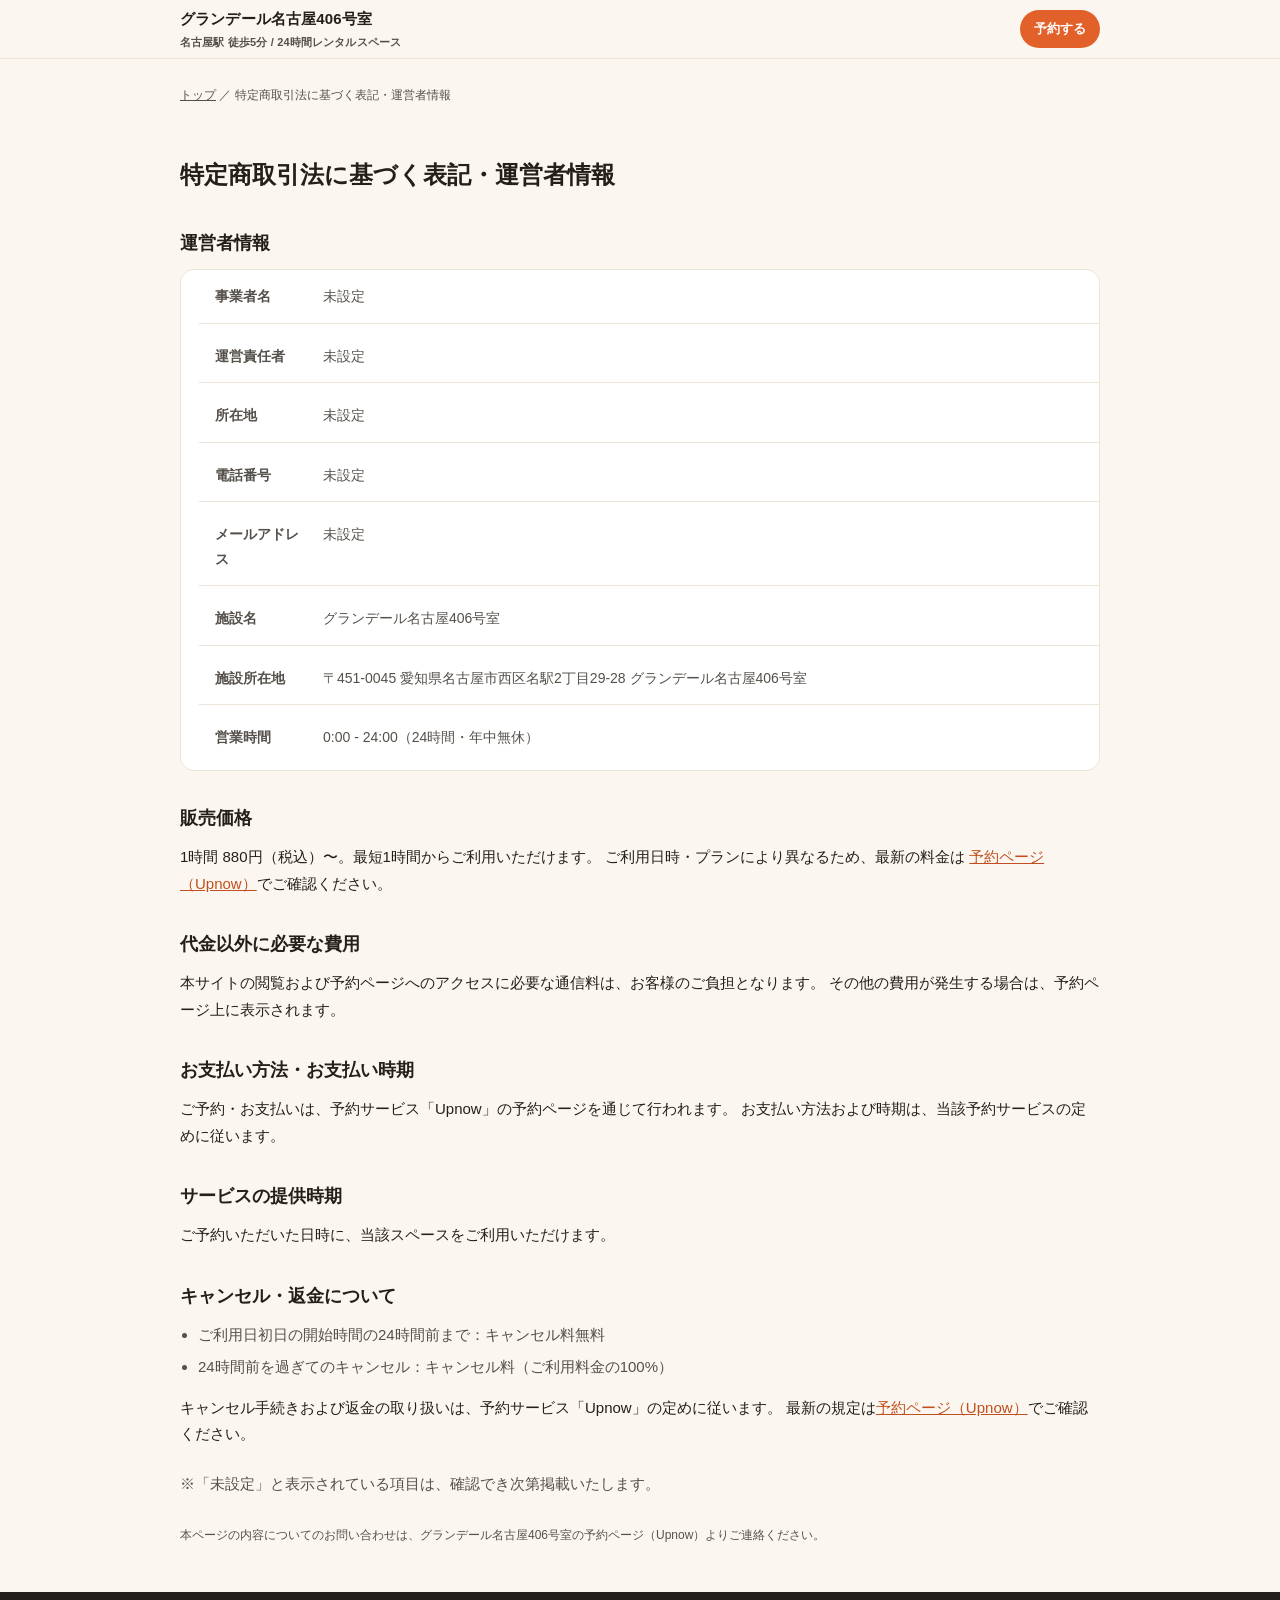
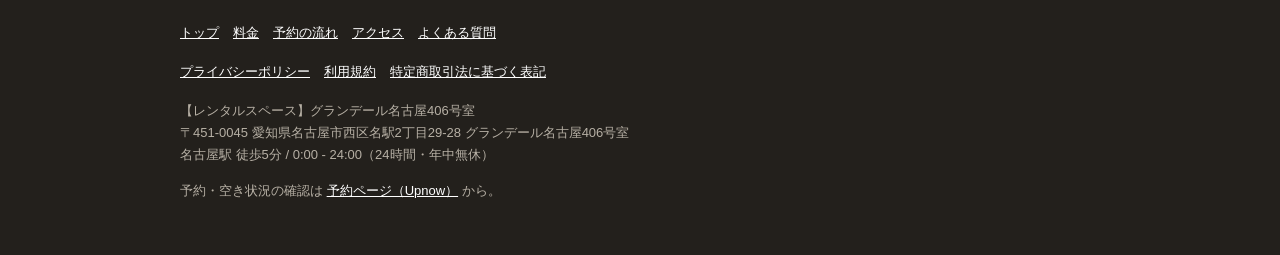
<file: legal/index.html>
<!DOCTYPE html><html lang="ja"> <head><meta charset="utf-8"><meta name="viewport" content="width=device-width, initial-scale=1"><title>特定商取引法に基づく表記・運営者情報｜グランデール名古屋406号室</title><meta name="description" content="グランデール名古屋406号室の運営者情報および特定商取引法に基づく表記です。"><link rel="canonical" href="https://tianyexiangping-dot.github.io/legal/"><meta name="google-site-verification" content="y3mXHFp8AO9TT19Mk0bp6EM0jD86_o9ZeBWgyn6lhTE"><!-- OGP / Twitter --><meta property="og:type" content="website"><meta property="og:site_name" content="グランデール名古屋406号室"><meta property="og:title" content="特定商取引法に基づく表記・運営者情報｜グランデール名古屋406号室"><meta property="og:description" content="グランデール名古屋406号室の運営者情報および特定商取引法に基づく表記です。"><meta property="og:url" content="https://tianyexiangping-dot.github.io/legal/"><meta property="og:image" content="https://tianyexiangping-dot.github.io/og.png"><meta property="og:locale" content="ja_JP"><meta name="twitter:card" content="summary_large_image"><meta name="theme-color" content="#e2612b"><link rel="icon" href="/favicon.svg" type="image/svg+xml"><link rel="apple-touch-icon" href="/favicon.svg"><script type="application/ld+json">{"@context":"https://schema.org","@type":"LocalBusiness","name":"【レンタルスペース】グランデール名古屋406号室","alternateName":"グランデール名古屋406号室","description":"グランデール名古屋406号室の運営者情報および特定商取引法に基づく表記です。","url":"https://tianyexiangping-dot.github.io","image":"https://tianyexiangping-dot.github.io/og.png","address":{"@type":"PostalAddress","postalCode":"451-0045","addressRegion":"愛知県","addressLocality":"名古屋市西区","streetAddress":"名駅2丁目29-28 グランデール名古屋406号室","addressCountry":"JP"},"areaServed":"名古屋市","hasMap":"https://www.google.com/maps/search/?api=1&query=%E6%84%9B%E7%9F%A5%E7%9C%8C%E5%90%8D%E5%8F%A4%E5%B1%8B%E5%B8%82%E8%A5%BF%E5%8C%BA%E5%90%8D%E9%A7%852%E4%B8%81%E7%9B%AE29-28","sameAs":["https://upnow.jp/kakeru/grandeur406"],"maximumAttendeeCapacity":8,"openingHoursSpecification":{"@type":"OpeningHoursSpecification","dayOfWeek":["Monday","Tuesday","Wednesday","Thursday","Friday","Saturday","Sunday"],"opens":"00:00","closes":"23:59"},"amenityFeature":[{"@type":"LocationFeatureSpecification","name":"ボードゲーム25種類以上","value":true},{"@type":"LocationFeatureSpecification","name":"大画面テレビ（地デジ・動画配信対応）","value":true},{"@type":"LocationFeatureSpecification","name":"高速Wi-Fi完備","value":true},{"@type":"LocationFeatureSpecification","name":"IHコンロ・BRUNOホットプレート","value":true},{"@type":"LocationFeatureSpecification","name":"冷蔵庫・電子レンジ・電気ケトル","value":true},{"@type":"LocationFeatureSpecification","name":"調理器具一式","value":true},{"@type":"LocationFeatureSpecification","name":"ソファー","value":true},{"@type":"LocationFeatureSpecification","name":"飲食・アルコール持ち込みOK","value":true}],"priceRange":"¥880〜/時間","makesOffer":{"@type":"Offer","url":"https://upnow.jp/kakeru/grandeur406","availability":"https://schema.org/InStock","priceSpecification":{"@type":"UnitPriceSpecification","price":880,"priceCurrency":"JPY","unitCode":"HUR","referenceQuantity":{"@type":"QuantitativeValue","value":1,"unitCode":"HUR"}}},"potentialAction":{"@type":"ReserveAction","target":"https://upnow.jp/kakeru/grandeur406"}}</script><script type="application/ld+json">{"@context":"https://schema.org","@type":"BreadcrumbList","itemListElement":[{"@type":"ListItem","position":1,"name":"トップ","item":"https://tianyexiangping-dot.github.io/"},{"@type":"ListItem","position":2,"name":"特定商取引法に基づく表記・運営者情報","item":"https://tianyexiangping-dot.github.io/legal/"}]}</script><script async src="https://www.googletagmanager.com/gtag/js?id=G-G5Q10JZ36D"></script><script>(function(){const GA_MEASUREMENT_ID = "G-G5Q10JZ36D";

        // NOTE: define:vars はスクリプトをブロックスコープで包むため、
        // `function gtag(){}` ではグローバル(window.gtag)にならない。
        // CV計測(upnow_click等)は window.gtag 経由で送るため、必ず window に代入する。
        window.dataLayer = window.dataLayer || [];
        window.gtag = function () { window.dataLayer.push(arguments); };
        window.gtag('js', new Date());
        window.gtag('config', GA_MEASUREMENT_ID);
      })();</script><!--
    CV計測（GA4未設定でも安全に動作）。
    data-cta="upnow|line" を持つリンクのクリックを委譲で捕捉し、
    gtag があれば送信、無ければ dataLayer に積むだけ（エラーにしない）。
    GA_MEASUREMENT_ID を consts.ts に入れた時点でそのまま計測が始まる。
  --><script>(function(){const EVENT_UPNOW = "upnow_click";
const EVENT_LINE = "line_click";

    (function () {
      window.dataLayer = window.dataLayer || [];
      function track(name, params) {
        try {
          if (typeof window.gtag === 'function') {
            window.gtag('event', name, params);
          } else {
            window.dataLayer.push(Object.assign({ event: name }, params));
          }
        } catch (e) { /* 計測失敗でユーザー操作を妨げない */ }
      }
      document.addEventListener('click', function (e) {
        var el = e.target && e.target.closest ? e.target.closest('[data-cta]') : null;
        if (!el) return;
        var kind = el.getAttribute('data-cta');
        var name = kind === 'line' ? EVENT_LINE : kind === 'upnow' ? EVENT_UPNOW : null;
        if (!name) return;
        track(name, {
          cta_location: el.getAttribute('data-cta-loc') || 'unknown',
          page_path: location.pathname,
          link_url: el.getAttribute('href') || '',
        });
      }, { passive: true });
    })();
  })();</script><link rel="stylesheet" href="/_astro/legal.QmXPQ1Qb.css"></head> <body> <header class="site-header"> <div class="container bar"> <a class="brand" href="/">グランデール名古屋406号室<small>名古屋駅 徒歩5分 / 24時間レンタルスペース</small></a> <a class="header-cta" href="https://upnow.jp/kakeru/grandeur406" target="_blank" rel="noopener" data-cta="upnow" data-cta-loc="header">予約する</a> </div> </header> <main>  <div class="container"> <p class="breadcrumb"><a href="/">トップ</a> ／ 特定商取引法に基づく表記・運営者情報</p> </div> <section style="padding-top:16px;"> <div class="container"> <h1>特定商取引法に基づく表記・運営者情報</h1>  <div class="legal">  <h2>運営者情報</h2> <ul class="info-list"> <li><span class="k">事業者名</span><span>未設定</span></li><li><span class="k">運営責任者</span><span>未設定</span></li><li><span class="k">所在地</span><span>未設定</span></li><li><span class="k">電話番号</span><span>未設定</span></li><li><span class="k">メールアドレス</span><span>未設定</span></li><li><span class="k">施設名</span><span>グランデール名古屋406号室</span></li><li><span class="k">施設所在地</span><span>〒451-0045 愛知県名古屋市西区名駅2丁目29-28 グランデール名古屋406号室</span></li><li><span class="k">営業時間</span><span>0:00 - 24:00（24時間・年中無休）</span></li> </ul> <h2>販売価格</h2> <p>
1時間 880円（税込）〜。最短1時間からご利用いただけます。
    ご利用日時・プランにより異なるため、最新の料金は
<a href="https://upnow.jp/kakeru/grandeur406" target="_blank" rel="noopener">予約ページ（Upnow）</a>でご確認ください。
</p> <h2>代金以外に必要な費用</h2> <p>
本サイトの閲覧および予約ページへのアクセスに必要な通信料は、お客様のご負担となります。
    その他の費用が発生する場合は、予約ページ上に表示されます。
</p> <h2>お支払い方法・お支払い時期</h2> <p>
ご予約・お支払いは、予約サービス「Upnow」の予約ページを通じて行われます。
    お支払い方法および時期は、当該予約サービスの定めに従います。
</p> <h2>サービスの提供時期</h2> <p>ご予約いただいた日時に、当該スペースをご利用いただけます。</p> <h2>キャンセル・返金について</h2> <ul> <li>ご利用日初日の開始時間の24時間前まで：キャンセル料無料</li><li>24時間前を過ぎてのキャンセル：キャンセル料（ご利用料金の100%）</li> </ul> <p>
キャンセル手続きおよび返金の取り扱いは、予約サービス「Upnow」の定めに従います。
    最新の規定は<a href="https://upnow.jp/kakeru/grandeur406" target="_blank" rel="noopener">予約ページ（Upnow）</a>でご確認ください。
</p> <p class="btn-note" style="margin-top:24px;">
※「未設定」と表示されている項目は、確認でき次第掲載いたします。
</p>  </div> <p class="btn-note" style="margin-top:28px;">
本ページの内容についてのお問い合わせは、グランデール名古屋406号室の予約ページ（Upnow）よりご連絡ください。
</p> </div> </section>  </main> <footer class="site-footer"> <div class="container"> <nav> <a href="/">トップ</a> <a href="/#price">料金</a> <a href="/#flow">予約の流れ</a> <a href="/#access">アクセス</a> <a href="/#faq">よくある質問</a> </nav> <nav> <a href="/privacy/">プライバシーポリシー</a> <a href="/terms/">利用規約</a> <a href="/legal/">特定商取引法に基づく表記</a> </nav> <p class="addr"> 【レンタルスペース】グランデール名古屋406号室<br> 〒451-0045 愛知県名古屋市西区名駅2丁目29-28 グランデール名古屋406号室<br> 名古屋駅 徒歩5分 / 0:00 - 24:00（24時間・年中無休） </p> <p class="addr" style="margin-top:14px;">
予約・空き状況の確認は <a href="https://upnow.jp/kakeru/grandeur406" target="_blank" rel="noopener" data-cta="upnow" data-cta-loc="footer">予約ページ（Upnow）</a> から。
</p> </div> </footer> <!-- モバイル下部固定CTA --> <div class="mobile-cta"> <a class="btn btn-primary" href="https://upnow.jp/kakeru/grandeur406" target="_blank" rel="noopener" data-cta="upnow" data-cta-loc="mobile_sticky">予約する</a> <a class="btn btn-line" href="https://lin.ee/rcqW9s4" target="_blank" rel="noopener" data-cta="line" data-cta-loc="mobile_sticky">LINEで相談</a> </div> </body></html>
</file>
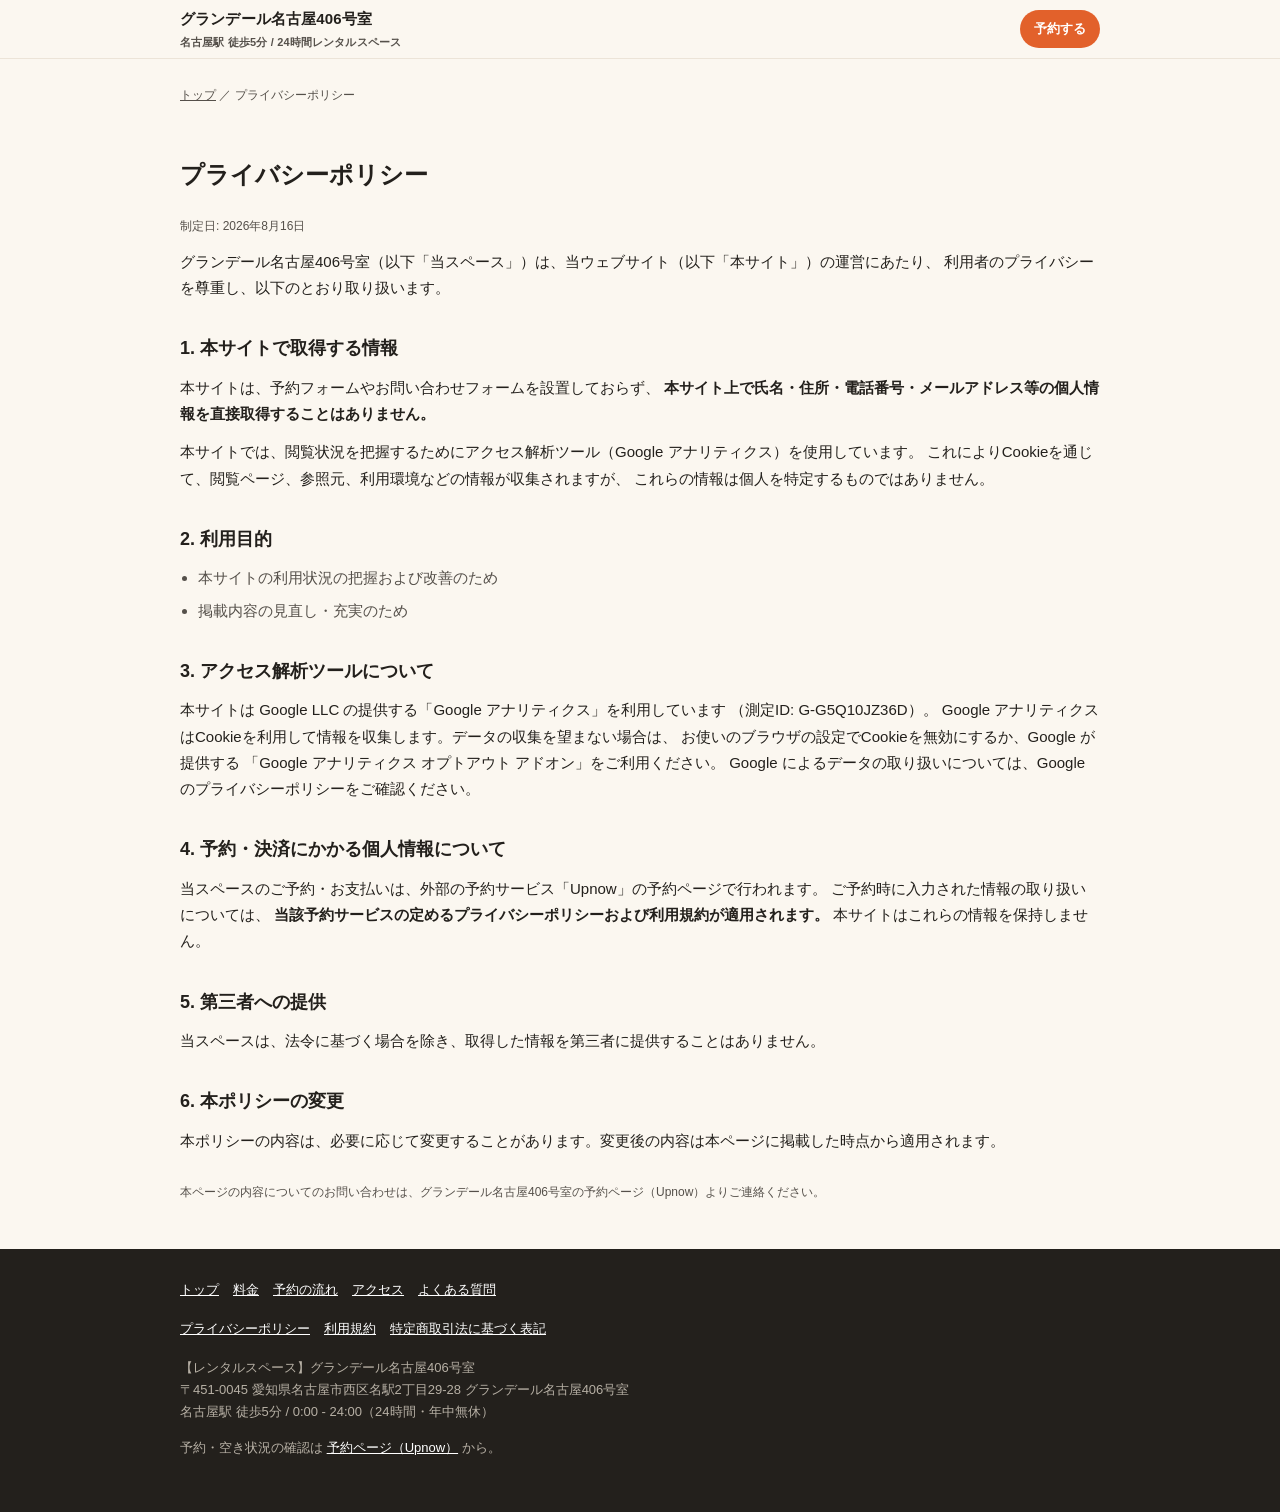
<file: privacy/index.html>
<!DOCTYPE html><html lang="ja"> <head><meta charset="utf-8"><meta name="viewport" content="width=device-width, initial-scale=1"><title>プライバシーポリシー｜グランデール名古屋406号室</title><meta name="description" content="グランデール名古屋406号室公式サイトにおける個人情報・アクセス解析の取り扱いについて記載しています。"><link rel="canonical" href="https://tianyexiangping-dot.github.io/privacy/"><meta name="google-site-verification" content="y3mXHFp8AO9TT19Mk0bp6EM0jD86_o9ZeBWgyn6lhTE"><!-- OGP / Twitter --><meta property="og:type" content="website"><meta property="og:site_name" content="グランデール名古屋406号室"><meta property="og:title" content="プライバシーポリシー｜グランデール名古屋406号室"><meta property="og:description" content="グランデール名古屋406号室公式サイトにおける個人情報・アクセス解析の取り扱いについて記載しています。"><meta property="og:url" content="https://tianyexiangping-dot.github.io/privacy/"><meta property="og:image" content="https://tianyexiangping-dot.github.io/og.png"><meta property="og:locale" content="ja_JP"><meta name="twitter:card" content="summary_large_image"><meta name="theme-color" content="#e2612b"><link rel="icon" href="/favicon.svg" type="image/svg+xml"><link rel="apple-touch-icon" href="/favicon.svg"><script type="application/ld+json">{"@context":"https://schema.org","@type":"LocalBusiness","name":"【レンタルスペース】グランデール名古屋406号室","alternateName":"グランデール名古屋406号室","description":"グランデール名古屋406号室公式サイトにおける個人情報・アクセス解析の取り扱いについて記載しています。","url":"https://tianyexiangping-dot.github.io","image":"https://tianyexiangping-dot.github.io/og.png","address":{"@type":"PostalAddress","postalCode":"451-0045","addressRegion":"愛知県","addressLocality":"名古屋市西区","streetAddress":"名駅2丁目29-28 グランデール名古屋406号室","addressCountry":"JP"},"areaServed":"名古屋市","hasMap":"https://www.google.com/maps/search/?api=1&query=%E6%84%9B%E7%9F%A5%E7%9C%8C%E5%90%8D%E5%8F%A4%E5%B1%8B%E5%B8%82%E8%A5%BF%E5%8C%BA%E5%90%8D%E9%A7%852%E4%B8%81%E7%9B%AE29-28","sameAs":["https://upnow.jp/kakeru/grandeur406"],"maximumAttendeeCapacity":8,"openingHoursSpecification":{"@type":"OpeningHoursSpecification","dayOfWeek":["Monday","Tuesday","Wednesday","Thursday","Friday","Saturday","Sunday"],"opens":"00:00","closes":"23:59"},"amenityFeature":[{"@type":"LocationFeatureSpecification","name":"ボードゲーム25種類以上","value":true},{"@type":"LocationFeatureSpecification","name":"大画面テレビ（地デジ・動画配信対応）","value":true},{"@type":"LocationFeatureSpecification","name":"高速Wi-Fi完備","value":true},{"@type":"LocationFeatureSpecification","name":"IHコンロ・BRUNOホットプレート","value":true},{"@type":"LocationFeatureSpecification","name":"冷蔵庫・電子レンジ・電気ケトル","value":true},{"@type":"LocationFeatureSpecification","name":"調理器具一式","value":true},{"@type":"LocationFeatureSpecification","name":"ソファー","value":true},{"@type":"LocationFeatureSpecification","name":"飲食・アルコール持ち込みOK","value":true}],"priceRange":"¥880〜/時間","makesOffer":{"@type":"Offer","url":"https://upnow.jp/kakeru/grandeur406","availability":"https://schema.org/InStock","priceSpecification":{"@type":"UnitPriceSpecification","price":880,"priceCurrency":"JPY","unitCode":"HUR","referenceQuantity":{"@type":"QuantitativeValue","value":1,"unitCode":"HUR"}}},"potentialAction":{"@type":"ReserveAction","target":"https://upnow.jp/kakeru/grandeur406"}}</script><script type="application/ld+json">{"@context":"https://schema.org","@type":"BreadcrumbList","itemListElement":[{"@type":"ListItem","position":1,"name":"トップ","item":"https://tianyexiangping-dot.github.io/"},{"@type":"ListItem","position":2,"name":"プライバシーポリシー","item":"https://tianyexiangping-dot.github.io/privacy/"}]}</script><script async src="https://www.googletagmanager.com/gtag/js?id=G-G5Q10JZ36D"></script><script>(function(){const GA_MEASUREMENT_ID = "G-G5Q10JZ36D";

        // NOTE: define:vars はスクリプトをブロックスコープで包むため、
        // `function gtag(){}` ではグローバル(window.gtag)にならない。
        // CV計測(upnow_click等)は window.gtag 経由で送るため、必ず window に代入する。
        window.dataLayer = window.dataLayer || [];
        window.gtag = function () { window.dataLayer.push(arguments); };
        window.gtag('js', new Date());
        window.gtag('config', GA_MEASUREMENT_ID);
      })();</script><!--
    CV計測（GA4未設定でも安全に動作）。
    data-cta="upnow|line" を持つリンクのクリックを委譲で捕捉し、
    gtag があれば送信、無ければ dataLayer に積むだけ（エラーにしない）。
    GA_MEASUREMENT_ID を consts.ts に入れた時点でそのまま計測が始まる。
  --><script>(function(){const EVENT_UPNOW = "upnow_click";
const EVENT_LINE = "line_click";

    (function () {
      window.dataLayer = window.dataLayer || [];
      function track(name, params) {
        try {
          if (typeof window.gtag === 'function') {
            window.gtag('event', name, params);
          } else {
            window.dataLayer.push(Object.assign({ event: name }, params));
          }
        } catch (e) { /* 計測失敗でユーザー操作を妨げない */ }
      }
      document.addEventListener('click', function (e) {
        var el = e.target && e.target.closest ? e.target.closest('[data-cta]') : null;
        if (!el) return;
        var kind = el.getAttribute('data-cta');
        var name = kind === 'line' ? EVENT_LINE : kind === 'upnow' ? EVENT_UPNOW : null;
        if (!name) return;
        track(name, {
          cta_location: el.getAttribute('data-cta-loc') || 'unknown',
          page_path: location.pathname,
          link_url: el.getAttribute('href') || '',
        });
      }, { passive: true });
    })();
  })();</script><link rel="stylesheet" href="/_astro/legal.QmXPQ1Qb.css"></head> <body> <header class="site-header"> <div class="container bar"> <a class="brand" href="/">グランデール名古屋406号室<small>名古屋駅 徒歩5分 / 24時間レンタルスペース</small></a> <a class="header-cta" href="https://upnow.jp/kakeru/grandeur406" target="_blank" rel="noopener" data-cta="upnow" data-cta-loc="header">予約する</a> </div> </header> <main>  <div class="container"> <p class="breadcrumb"><a href="/">トップ</a> ／ プライバシーポリシー</p> </div> <section style="padding-top:16px;"> <div class="container"> <h1>プライバシーポリシー</h1> <p class="btn-note">制定日: 2026年8月16日</p> <div class="legal">  <p> グランデール名古屋406号室（以下「当スペース」）は、当ウェブサイト（以下「本サイト」）の運営にあたり、
    利用者のプライバシーを尊重し、以下のとおり取り扱います。
</p> <h2>1. 本サイトで取得する情報</h2> <p>
本サイトは、予約フォームやお問い合わせフォームを設置しておらず、
<strong>本サイト上で氏名・住所・電話番号・メールアドレス等の個人情報を直接取得することはありません。</strong> </p> <p>
本サイトでは、閲覧状況を把握するためにアクセス解析ツール（Google アナリティクス）を使用しています。
    これによりCookieを通じて、閲覧ページ、参照元、利用環境などの情報が収集されますが、
    これらの情報は個人を特定するものではありません。
</p> <h2>2. 利用目的</h2> <ul> <li>本サイトの利用状況の把握および改善のため</li> <li>掲載内容の見直し・充実のため</li> </ul> <h2>3. アクセス解析ツールについて</h2> <p>
本サイトは Google LLC の提供する「Google アナリティクス」を利用しています
    （測定ID: G-G5Q10JZ36D）。
    Google アナリティクスはCookieを利用して情報を収集します。データの収集を望まない場合は、
    お使いのブラウザの設定でCookieを無効にするか、Google が提供する
    「Google アナリティクス オプトアウト アドオン」をご利用ください。
    Google によるデータの取り扱いについては、Google のプライバシーポリシーをご確認ください。
</p> <h2>4. 予約・決済にかかる個人情報について</h2> <p>
当スペースのご予約・お支払いは、外部の予約サービス「Upnow」の予約ページで行われます。
    ご予約時に入力された情報の取り扱いについては、
<strong>当該予約サービスの定めるプライバシーポリシーおよび利用規約が適用されます。</strong>
本サイトはこれらの情報を保持しません。
</p> <h2>5. 第三者への提供</h2> <p>
当スペースは、法令に基づく場合を除き、取得した情報を第三者に提供することはありません。
</p> <h2>6. 本ポリシーの変更</h2> <p>
本ポリシーの内容は、必要に応じて変更することがあります。変更後の内容は本ページに掲載した時点から適用されます。
</p>  </div> <p class="btn-note" style="margin-top:28px;">
本ページの内容についてのお問い合わせは、グランデール名古屋406号室の予約ページ（Upnow）よりご連絡ください。
</p> </div> </section>  </main> <footer class="site-footer"> <div class="container"> <nav> <a href="/">トップ</a> <a href="/#price">料金</a> <a href="/#flow">予約の流れ</a> <a href="/#access">アクセス</a> <a href="/#faq">よくある質問</a> </nav> <nav> <a href="/privacy/">プライバシーポリシー</a> <a href="/terms/">利用規約</a> <a href="/legal/">特定商取引法に基づく表記</a> </nav> <p class="addr"> 【レンタルスペース】グランデール名古屋406号室<br> 〒451-0045 愛知県名古屋市西区名駅2丁目29-28 グランデール名古屋406号室<br> 名古屋駅 徒歩5分 / 0:00 - 24:00（24時間・年中無休） </p> <p class="addr" style="margin-top:14px;">
予約・空き状況の確認は <a href="https://upnow.jp/kakeru/grandeur406" target="_blank" rel="noopener" data-cta="upnow" data-cta-loc="footer">予約ページ（Upnow）</a> から。
</p> </div> </footer> <!-- モバイル下部固定CTA --> <div class="mobile-cta"> <a class="btn btn-primary" href="https://upnow.jp/kakeru/grandeur406" target="_blank" rel="noopener" data-cta="upnow" data-cta-loc="mobile_sticky">予約する</a> <a class="btn btn-line" href="https://lin.ee/rcqW9s4" target="_blank" rel="noopener" data-cta="line" data-cta-loc="mobile_sticky">LINEで相談</a> </div> </body></html>
</file>
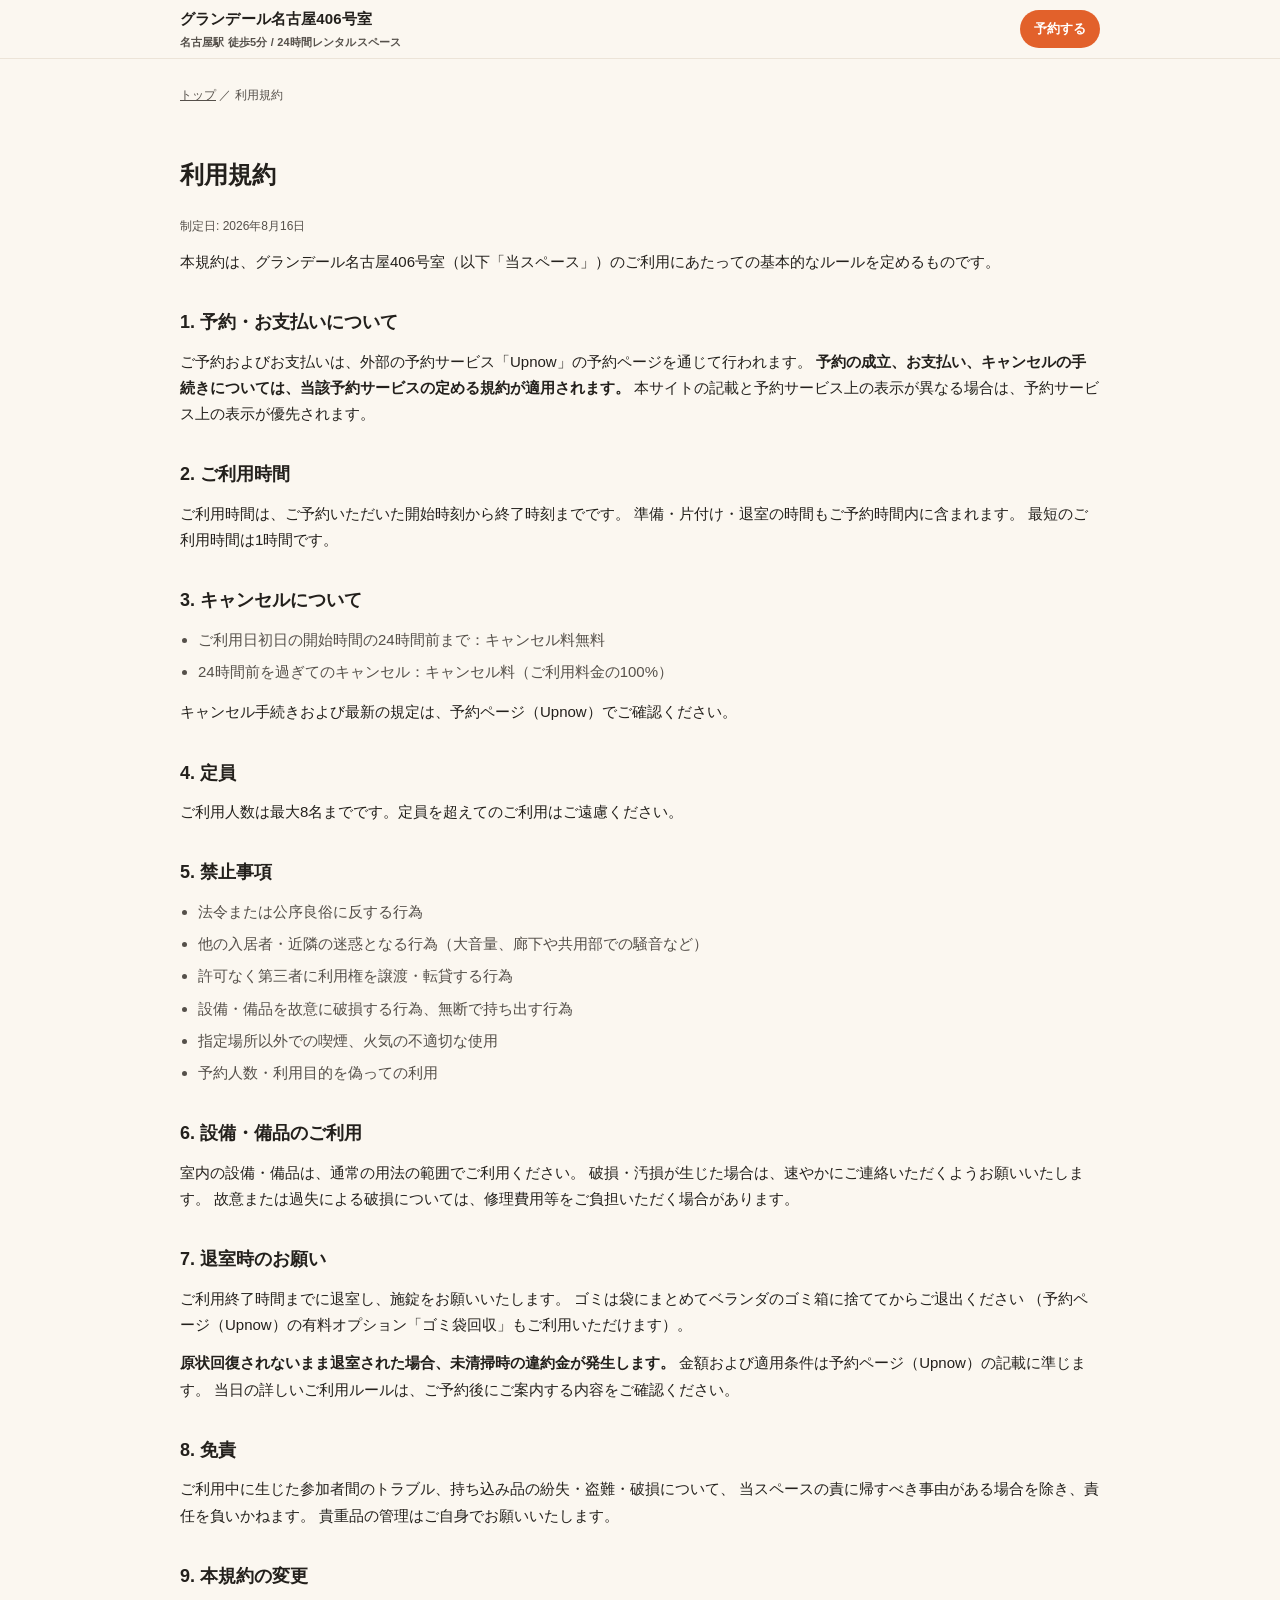
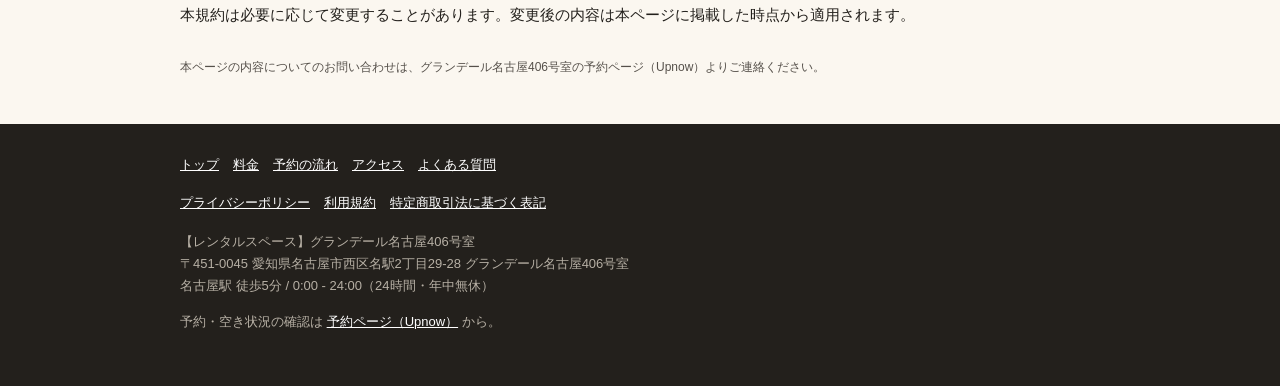
<file: terms/index.html>
<!DOCTYPE html><html lang="ja"> <head><meta charset="utf-8"><meta name="viewport" content="width=device-width, initial-scale=1"><title>利用規約｜グランデール名古屋406号室</title><meta name="description" content="グランデール名古屋406号室のご利用にあたっての基本的なルール（予約・キャンセル・利用時の注意事項）を記載しています。"><link rel="canonical" href="https://tianyexiangping-dot.github.io/terms/"><meta name="google-site-verification" content="y3mXHFp8AO9TT19Mk0bp6EM0jD86_o9ZeBWgyn6lhTE"><!-- OGP / Twitter --><meta property="og:type" content="website"><meta property="og:site_name" content="グランデール名古屋406号室"><meta property="og:title" content="利用規約｜グランデール名古屋406号室"><meta property="og:description" content="グランデール名古屋406号室のご利用にあたっての基本的なルール（予約・キャンセル・利用時の注意事項）を記載しています。"><meta property="og:url" content="https://tianyexiangping-dot.github.io/terms/"><meta property="og:image" content="https://tianyexiangping-dot.github.io/og.png"><meta property="og:locale" content="ja_JP"><meta name="twitter:card" content="summary_large_image"><meta name="theme-color" content="#e2612b"><link rel="icon" href="/favicon.svg" type="image/svg+xml"><link rel="apple-touch-icon" href="/favicon.svg"><script type="application/ld+json">{"@context":"https://schema.org","@type":"LocalBusiness","name":"【レンタルスペース】グランデール名古屋406号室","alternateName":"グランデール名古屋406号室","description":"グランデール名古屋406号室のご利用にあたっての基本的なルール（予約・キャンセル・利用時の注意事項）を記載しています。","url":"https://tianyexiangping-dot.github.io","image":"https://tianyexiangping-dot.github.io/og.png","address":{"@type":"PostalAddress","postalCode":"451-0045","addressRegion":"愛知県","addressLocality":"名古屋市西区","streetAddress":"名駅2丁目29-28 グランデール名古屋406号室","addressCountry":"JP"},"areaServed":"名古屋市","hasMap":"https://www.google.com/maps/search/?api=1&query=%E6%84%9B%E7%9F%A5%E7%9C%8C%E5%90%8D%E5%8F%A4%E5%B1%8B%E5%B8%82%E8%A5%BF%E5%8C%BA%E5%90%8D%E9%A7%852%E4%B8%81%E7%9B%AE29-28","sameAs":["https://upnow.jp/kakeru/grandeur406"],"maximumAttendeeCapacity":8,"openingHoursSpecification":{"@type":"OpeningHoursSpecification","dayOfWeek":["Monday","Tuesday","Wednesday","Thursday","Friday","Saturday","Sunday"],"opens":"00:00","closes":"23:59"},"amenityFeature":[{"@type":"LocationFeatureSpecification","name":"ボードゲーム25種類以上","value":true},{"@type":"LocationFeatureSpecification","name":"大画面テレビ（地デジ・動画配信対応）","value":true},{"@type":"LocationFeatureSpecification","name":"高速Wi-Fi完備","value":true},{"@type":"LocationFeatureSpecification","name":"IHコンロ・BRUNOホットプレート","value":true},{"@type":"LocationFeatureSpecification","name":"冷蔵庫・電子レンジ・電気ケトル","value":true},{"@type":"LocationFeatureSpecification","name":"調理器具一式","value":true},{"@type":"LocationFeatureSpecification","name":"ソファー","value":true},{"@type":"LocationFeatureSpecification","name":"飲食・アルコール持ち込みOK","value":true}],"priceRange":"¥880〜/時間","makesOffer":{"@type":"Offer","url":"https://upnow.jp/kakeru/grandeur406","availability":"https://schema.org/InStock","priceSpecification":{"@type":"UnitPriceSpecification","price":880,"priceCurrency":"JPY","unitCode":"HUR","referenceQuantity":{"@type":"QuantitativeValue","value":1,"unitCode":"HUR"}}},"potentialAction":{"@type":"ReserveAction","target":"https://upnow.jp/kakeru/grandeur406"}}</script><script type="application/ld+json">{"@context":"https://schema.org","@type":"BreadcrumbList","itemListElement":[{"@type":"ListItem","position":1,"name":"トップ","item":"https://tianyexiangping-dot.github.io/"},{"@type":"ListItem","position":2,"name":"利用規約","item":"https://tianyexiangping-dot.github.io/terms/"}]}</script><script async src="https://www.googletagmanager.com/gtag/js?id=G-G5Q10JZ36D"></script><script>(function(){const GA_MEASUREMENT_ID = "G-G5Q10JZ36D";

        // NOTE: define:vars はスクリプトをブロックスコープで包むため、
        // `function gtag(){}` ではグローバル(window.gtag)にならない。
        // CV計測(upnow_click等)は window.gtag 経由で送るため、必ず window に代入する。
        window.dataLayer = window.dataLayer || [];
        window.gtag = function () { window.dataLayer.push(arguments); };
        window.gtag('js', new Date());
        window.gtag('config', GA_MEASUREMENT_ID);
      })();</script><!--
    CV計測（GA4未設定でも安全に動作）。
    data-cta="upnow|line" を持つリンクのクリックを委譲で捕捉し、
    gtag があれば送信、無ければ dataLayer に積むだけ（エラーにしない）。
    GA_MEASUREMENT_ID を consts.ts に入れた時点でそのまま計測が始まる。
  --><script>(function(){const EVENT_UPNOW = "upnow_click";
const EVENT_LINE = "line_click";

    (function () {
      window.dataLayer = window.dataLayer || [];
      function track(name, params) {
        try {
          if (typeof window.gtag === 'function') {
            window.gtag('event', name, params);
          } else {
            window.dataLayer.push(Object.assign({ event: name }, params));
          }
        } catch (e) { /* 計測失敗でユーザー操作を妨げない */ }
      }
      document.addEventListener('click', function (e) {
        var el = e.target && e.target.closest ? e.target.closest('[data-cta]') : null;
        if (!el) return;
        var kind = el.getAttribute('data-cta');
        var name = kind === 'line' ? EVENT_LINE : kind === 'upnow' ? EVENT_UPNOW : null;
        if (!name) return;
        track(name, {
          cta_location: el.getAttribute('data-cta-loc') || 'unknown',
          page_path: location.pathname,
          link_url: el.getAttribute('href') || '',
        });
      }, { passive: true });
    })();
  })();</script><link rel="stylesheet" href="/_astro/legal.QmXPQ1Qb.css"></head> <body> <header class="site-header"> <div class="container bar"> <a class="brand" href="/">グランデール名古屋406号室<small>名古屋駅 徒歩5分 / 24時間レンタルスペース</small></a> <a class="header-cta" href="https://upnow.jp/kakeru/grandeur406" target="_blank" rel="noopener" data-cta="upnow" data-cta-loc="header">予約する</a> </div> </header> <main>  <div class="container"> <p class="breadcrumb"><a href="/">トップ</a> ／ 利用規約</p> </div> <section style="padding-top:16px;"> <div class="container"> <h1>利用規約</h1> <p class="btn-note">制定日: 2026年8月16日</p> <div class="legal">  <p>
本規約は、グランデール名古屋406号室（以下「当スペース」）のご利用にあたっての基本的なルールを定めるものです。
</p> <h2>1. 予約・お支払いについて</h2> <p>
ご予約およびお支払いは、外部の予約サービス「Upnow」の予約ページを通じて行われます。
<strong>予約の成立、お支払い、キャンセルの手続きについては、当該予約サービスの定める規約が適用されます。</strong>
本サイトの記載と予約サービス上の表示が異なる場合は、予約サービス上の表示が優先されます。
</p> <h2>2. ご利用時間</h2> <p>
ご利用時間は、ご予約いただいた開始時刻から終了時刻までです。
    準備・片付け・退室の時間もご予約時間内に含まれます。
    最短のご利用時間は1時間です。
</p> <h2>3. キャンセルについて</h2> <ul> <li>ご利用日初日の開始時間の24時間前まで：キャンセル料無料</li><li>24時間前を過ぎてのキャンセル：キャンセル料（ご利用料金の100%）</li> </ul> <p>キャンセル手続きおよび最新の規定は、予約ページ（Upnow）でご確認ください。</p> <h2>4. 定員</h2> <p>ご利用人数は最大8名までです。定員を超えてのご利用はご遠慮ください。</p> <h2>5. 禁止事項</h2> <ul> <li>法令または公序良俗に反する行為</li> <li>他の入居者・近隣の迷惑となる行為（大音量、廊下や共用部での騒音など）</li> <li>許可なく第三者に利用権を譲渡・転貸する行為</li> <li>設備・備品を故意に破損する行為、無断で持ち出す行為</li> <li>指定場所以外での喫煙、火気の不適切な使用</li> <li>予約人数・利用目的を偽っての利用</li> </ul> <h2>6. 設備・備品のご利用</h2> <p>
室内の設備・備品は、通常の用法の範囲でご利用ください。
    破損・汚損が生じた場合は、速やかにご連絡いただくようお願いいたします。
    故意または過失による破損については、修理費用等をご負担いただく場合があります。
</p> <h2>7. 退室時のお願い</h2> <p>
ご利用終了時間までに退室し、施錠をお願いいたします。
    ゴミは袋にまとめてベランダのゴミ箱に捨ててからご退出ください
    （予約ページ（Upnow）の有料オプション「ゴミ袋回収」もご利用いただけます）。
</p> <p> <strong>原状回復されないまま退室された場合、未清掃時の違約金が発生します。</strong>
金額および適用条件は予約ページ（Upnow）の記載に準じます。
    当日の詳しいご利用ルールは、ご予約後にご案内する内容をご確認ください。
</p> <h2>8. 免責</h2> <p>
ご利用中に生じた参加者間のトラブル、持ち込み品の紛失・盗難・破損について、
    当スペースの責に帰すべき事由がある場合を除き、責任を負いかねます。
    貴重品の管理はご自身でお願いいたします。
</p> <h2>9. 本規約の変更</h2> <p>本規約は必要に応じて変更することがあります。変更後の内容は本ページに掲載した時点から適用されます。</p>  </div> <p class="btn-note" style="margin-top:28px;">
本ページの内容についてのお問い合わせは、グランデール名古屋406号室の予約ページ（Upnow）よりご連絡ください。
</p> </div> </section>  </main> <footer class="site-footer"> <div class="container"> <nav> <a href="/">トップ</a> <a href="/#price">料金</a> <a href="/#flow">予約の流れ</a> <a href="/#access">アクセス</a> <a href="/#faq">よくある質問</a> </nav> <nav> <a href="/privacy/">プライバシーポリシー</a> <a href="/terms/">利用規約</a> <a href="/legal/">特定商取引法に基づく表記</a> </nav> <p class="addr"> 【レンタルスペース】グランデール名古屋406号室<br> 〒451-0045 愛知県名古屋市西区名駅2丁目29-28 グランデール名古屋406号室<br> 名古屋駅 徒歩5分 / 0:00 - 24:00（24時間・年中無休） </p> <p class="addr" style="margin-top:14px;">
予約・空き状況の確認は <a href="https://upnow.jp/kakeru/grandeur406" target="_blank" rel="noopener" data-cta="upnow" data-cta-loc="footer">予約ページ（Upnow）</a> から。
</p> </div> </footer> <!-- モバイル下部固定CTA --> <div class="mobile-cta"> <a class="btn btn-primary" href="https://upnow.jp/kakeru/grandeur406" target="_blank" rel="noopener" data-cta="upnow" data-cta-loc="mobile_sticky">予約する</a> <a class="btn btn-line" href="https://lin.ee/rcqW9s4" target="_blank" rel="noopener" data-cta="line" data-cta-loc="mobile_sticky">LINEで相談</a> </div> </body></html>
</file>
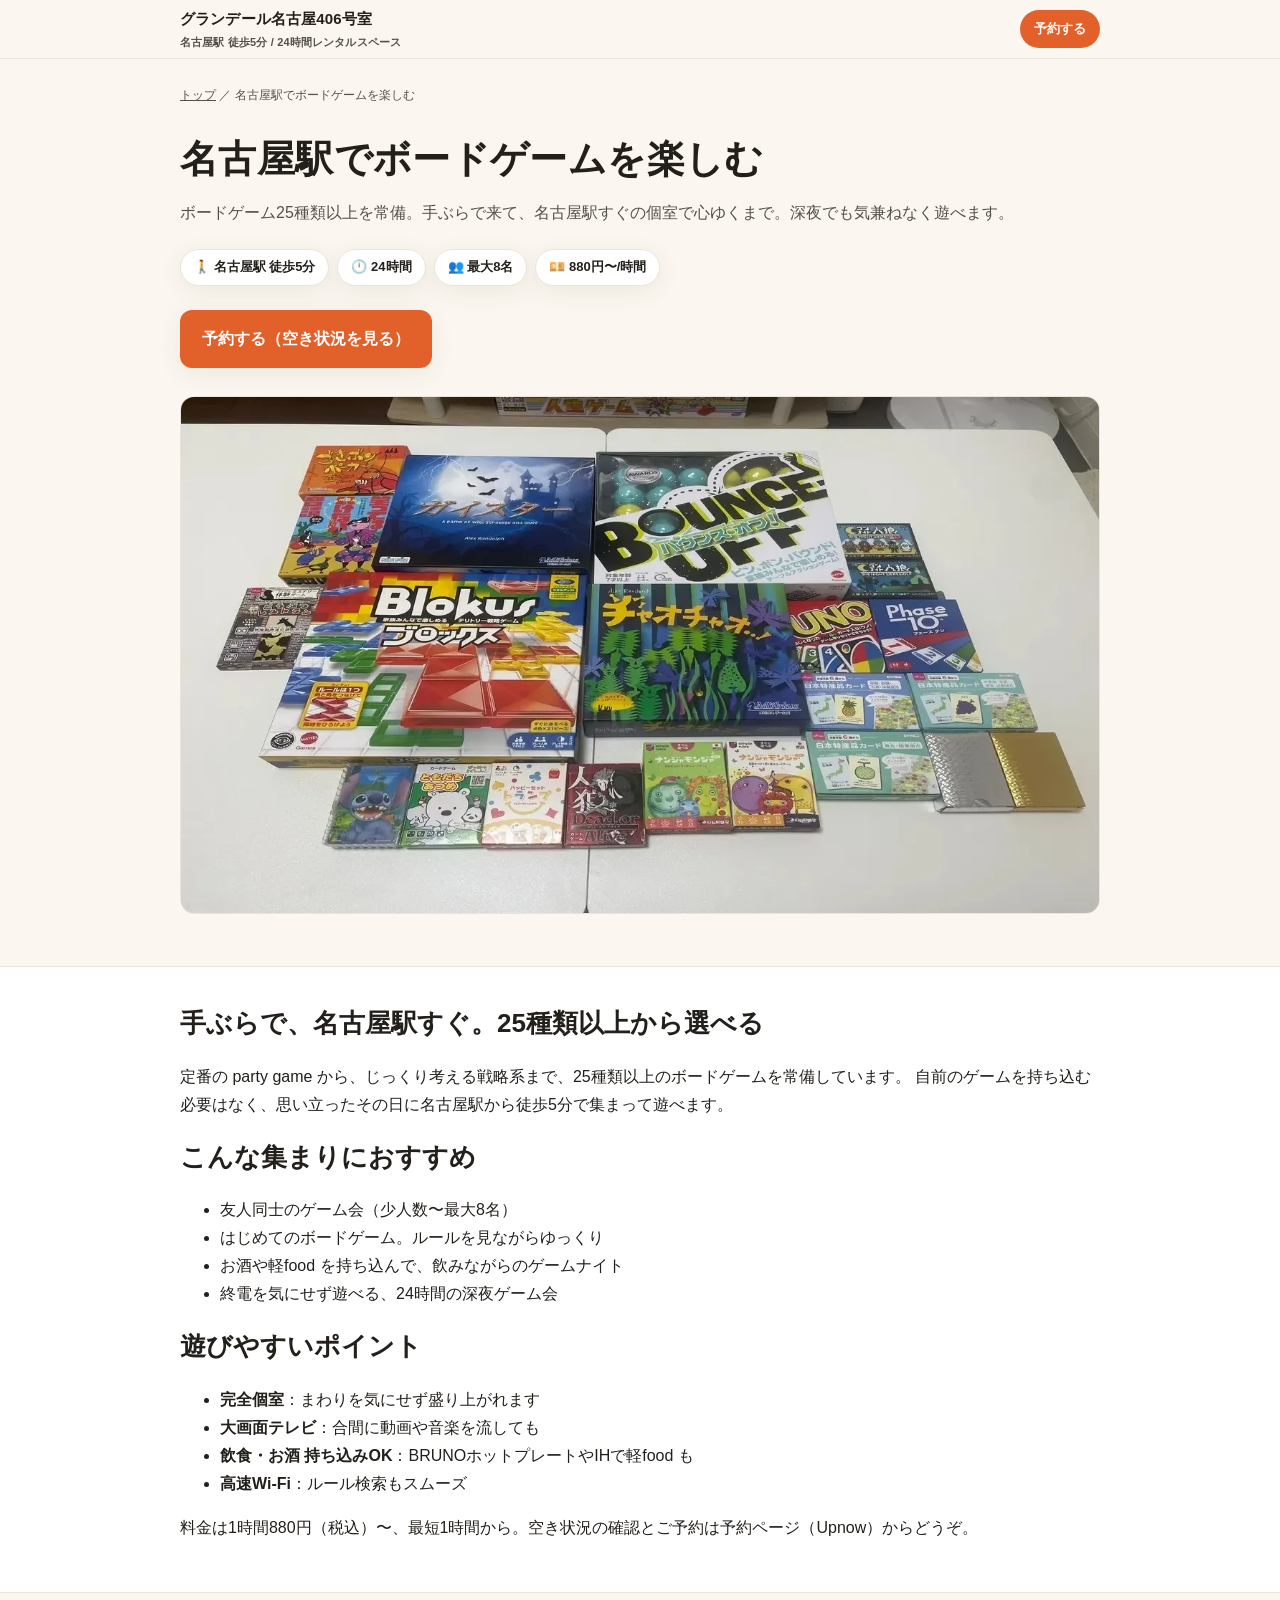
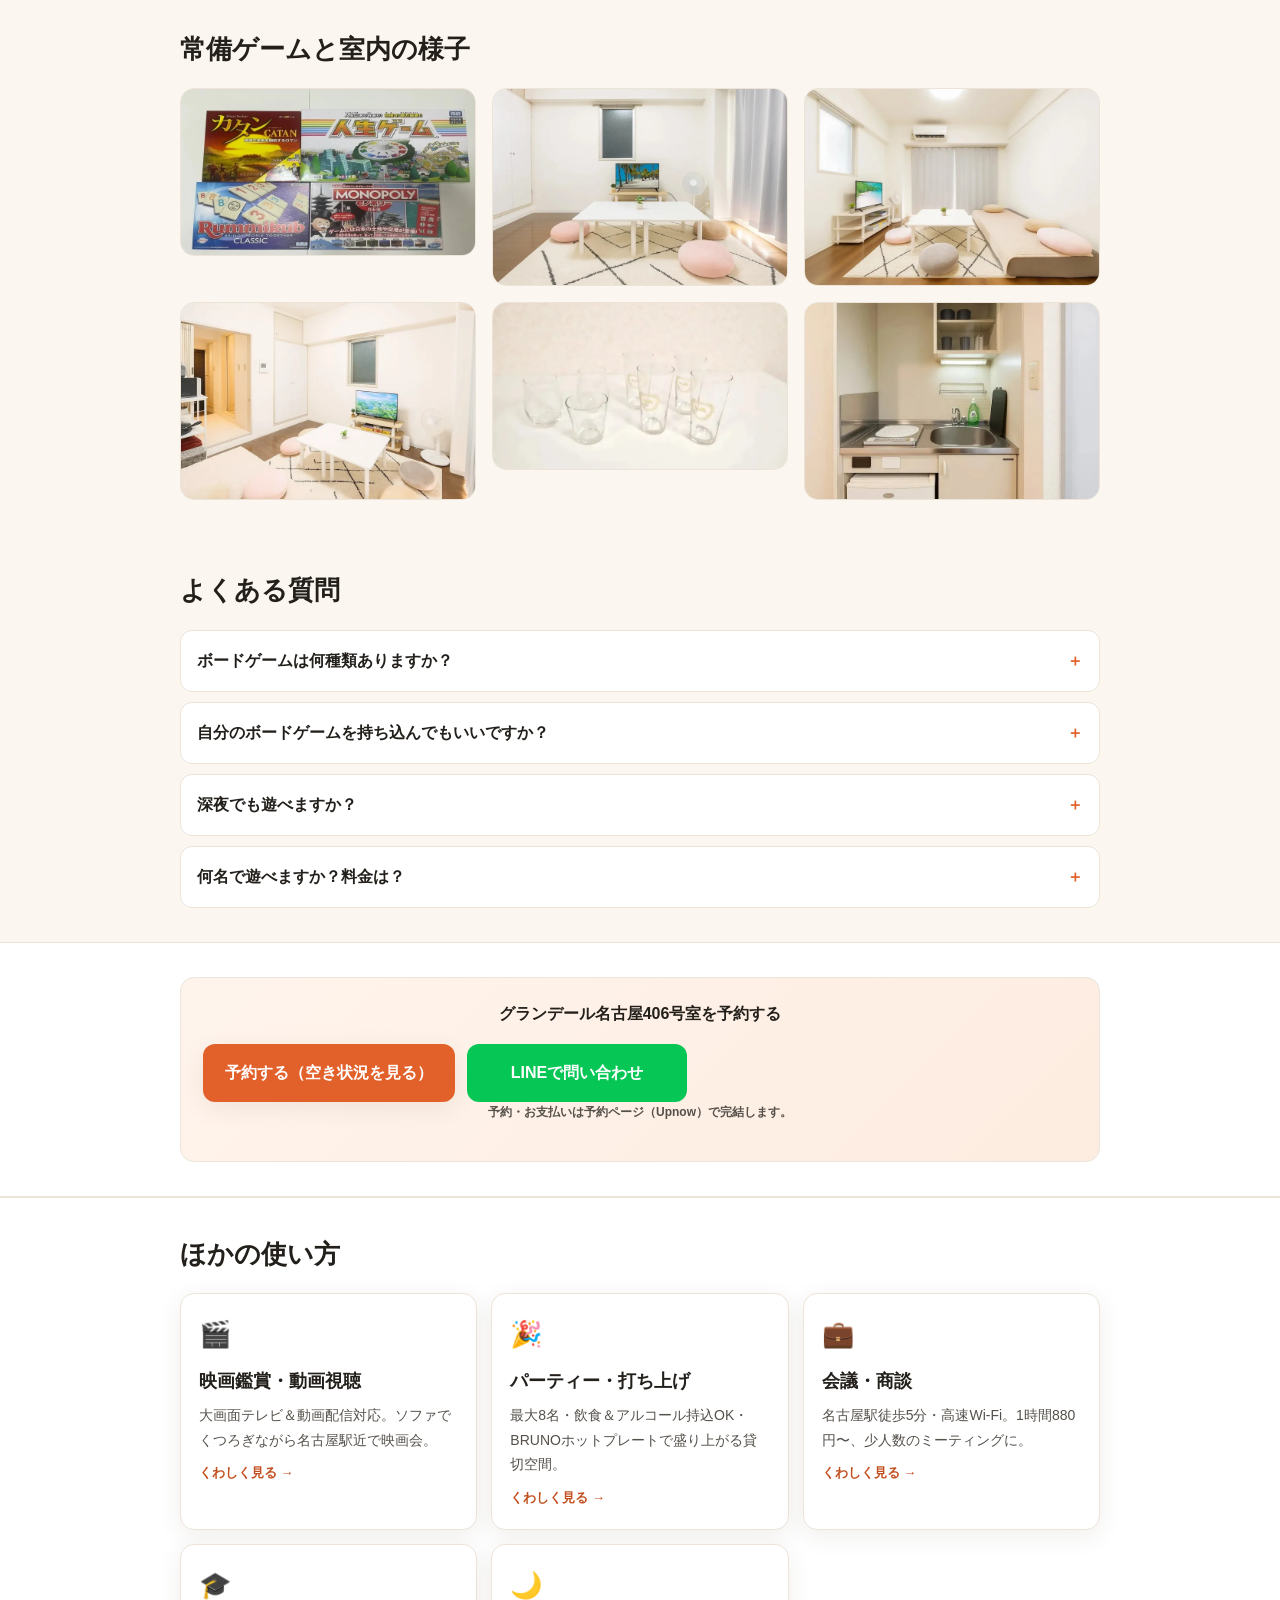
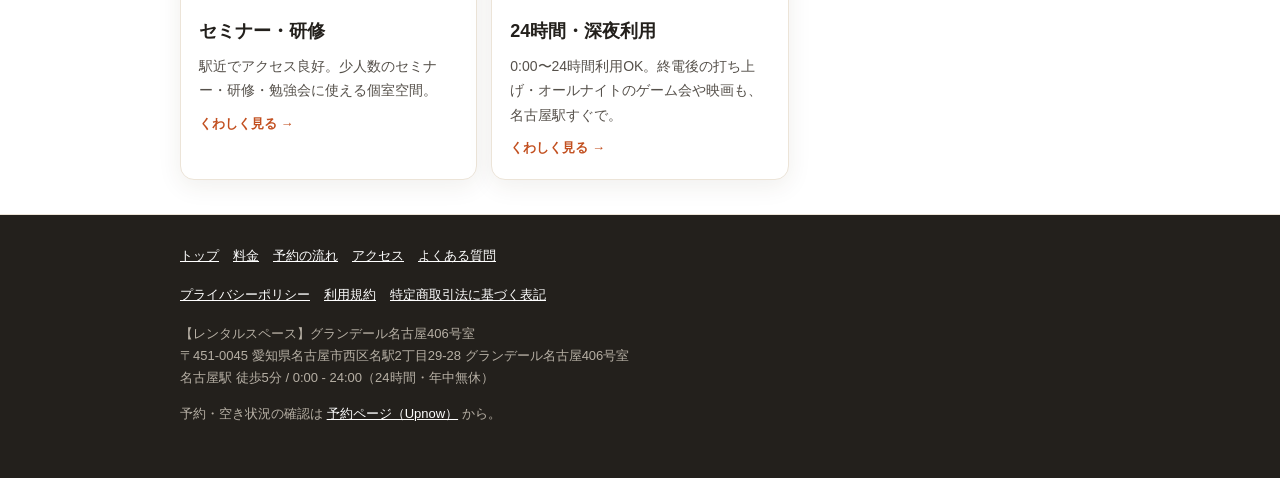
<file: use/boardgame/index.html>
<!DOCTYPE html><html lang="ja"> <head><meta charset="utf-8"><meta name="viewport" content="width=device-width, initial-scale=1"><title>名古屋駅でボードゲーム｜グランデール名古屋406号室（24時間・25種類以上）</title><meta name="description" content="名古屋駅徒歩5分でボードゲーム。25種類以上を常備、持ち込み不要。最大8名・24時間・飲食持込OKの貸切個室で、初心者から経験者までゆっくり遊べます。1時間880円〜。"><link rel="canonical" href="https://tianyexiangping-dot.github.io/use/boardgame/"><meta name="google-site-verification" content="y3mXHFp8AO9TT19Mk0bp6EM0jD86_o9ZeBWgyn6lhTE"><!-- OGP / Twitter --><meta property="og:type" content="article"><meta property="og:site_name" content="グランデール名古屋406号室"><meta property="og:title" content="名古屋駅でボードゲーム｜グランデール名古屋406号室（24時間・25種類以上）"><meta property="og:description" content="名古屋駅徒歩5分でボードゲーム。25種類以上を常備、持ち込み不要。最大8名・24時間・飲食持込OKの貸切個室で、初心者から経験者までゆっくり遊べます。1時間880円〜。"><meta property="og:url" content="https://tianyexiangping-dot.github.io/use/boardgame/"><meta property="og:image" content="https://tianyexiangping-dot.github.io/og.png"><meta property="og:locale" content="ja_JP"><meta name="twitter:card" content="summary_large_image"><meta name="theme-color" content="#e2612b"><link rel="icon" href="/favicon.svg" type="image/svg+xml"><link rel="apple-touch-icon" href="/favicon.svg"><script type="application/ld+json">{"@context":"https://schema.org","@type":"LocalBusiness","name":"【レンタルスペース】グランデール名古屋406号室","alternateName":"グランデール名古屋406号室","description":"名古屋駅徒歩5分でボードゲーム。25種類以上を常備、持ち込み不要。最大8名・24時間・飲食持込OKの貸切個室で、初心者から経験者までゆっくり遊べます。1時間880円〜。","url":"https://tianyexiangping-dot.github.io","image":"https://tianyexiangping-dot.github.io/og.png","address":{"@type":"PostalAddress","postalCode":"451-0045","addressRegion":"愛知県","addressLocality":"名古屋市西区","streetAddress":"名駅2丁目29-28 グランデール名古屋406号室","addressCountry":"JP"},"areaServed":"名古屋市","hasMap":"https://www.google.com/maps/search/?api=1&query=%E6%84%9B%E7%9F%A5%E7%9C%8C%E5%90%8D%E5%8F%A4%E5%B1%8B%E5%B8%82%E8%A5%BF%E5%8C%BA%E5%90%8D%E9%A7%852%E4%B8%81%E7%9B%AE29-28","sameAs":["https://upnow.jp/kakeru/grandeur406"],"maximumAttendeeCapacity":8,"openingHoursSpecification":{"@type":"OpeningHoursSpecification","dayOfWeek":["Monday","Tuesday","Wednesday","Thursday","Friday","Saturday","Sunday"],"opens":"00:00","closes":"23:59"},"amenityFeature":[{"@type":"LocationFeatureSpecification","name":"ボードゲーム25種類以上","value":true},{"@type":"LocationFeatureSpecification","name":"大画面テレビ（地デジ・動画配信対応）","value":true},{"@type":"LocationFeatureSpecification","name":"高速Wi-Fi完備","value":true},{"@type":"LocationFeatureSpecification","name":"IHコンロ・BRUNOホットプレート","value":true},{"@type":"LocationFeatureSpecification","name":"冷蔵庫・電子レンジ・電気ケトル","value":true},{"@type":"LocationFeatureSpecification","name":"調理器具一式","value":true},{"@type":"LocationFeatureSpecification","name":"ソファー","value":true},{"@type":"LocationFeatureSpecification","name":"飲食・アルコール持ち込みOK","value":true}],"priceRange":"¥880〜/時間","makesOffer":{"@type":"Offer","url":"https://upnow.jp/kakeru/grandeur406","availability":"https://schema.org/InStock","priceSpecification":{"@type":"UnitPriceSpecification","price":880,"priceCurrency":"JPY","unitCode":"HUR","referenceQuantity":{"@type":"QuantitativeValue","value":1,"unitCode":"HUR"}}},"potentialAction":{"@type":"ReserveAction","target":"https://upnow.jp/kakeru/grandeur406"}}</script><script type="application/ld+json">[{"@context":"https://schema.org","@type":"BreadcrumbList","itemListElement":[{"@type":"ListItem","position":1,"name":"トップ","item":"https://tianyexiangping-dot.github.io/"},{"@type":"ListItem","position":2,"name":"名古屋駅でボードゲームを楽しむ","item":"https://tianyexiangping-dot.github.io/use/boardgame/"}]},{"@context":"https://schema.org","@type":"FAQPage","mainEntity":[{"@type":"Question","name":"ボードゲームは何種類ありますか？","acceptedAnswer":{"@type":"Answer","text":"25種類以上を常備しています。持ち込み不要で、着いてすぐ遊べます。"}},{"@type":"Question","name":"自分のボードゲームを持ち込んでもいいですか？","acceptedAnswer":{"@type":"Answer","text":"はい、持ち込みも自由です。飲食・お酒の持ち込みもOKです。"}},{"@type":"Question","name":"深夜でも遊べますか？","acceptedAnswer":{"@type":"Answer","text":"0:00〜24時間ご利用可能なので、終電後のオールナイトのゲーム会にもご利用いただけます。"}},{"@type":"Question","name":"何名で遊べますか？料金は？","acceptedAnswer":{"@type":"Answer","text":"最大8名まで。1時間880円（税込）〜、最短1時間からご利用いただけます。"}}]}]</script><script async src="https://www.googletagmanager.com/gtag/js?id=G-G5Q10JZ36D"></script><script>(function(){const GA_MEASUREMENT_ID = "G-G5Q10JZ36D";

        // NOTE: define:vars はスクリプトをブロックスコープで包むため、
        // `function gtag(){}` ではグローバル(window.gtag)にならない。
        // CV計測(upnow_click等)は window.gtag 経由で送るため、必ず window に代入する。
        window.dataLayer = window.dataLayer || [];
        window.gtag = function () { window.dataLayer.push(arguments); };
        window.gtag('js', new Date());
        window.gtag('config', GA_MEASUREMENT_ID);
      })();</script><!--
    CV計測（GA4未設定でも安全に動作）。
    data-cta="upnow|line" を持つリンクのクリックを委譲で捕捉し、
    gtag があれば送信、無ければ dataLayer に積むだけ（エラーにしない）。
    GA_MEASUREMENT_ID を consts.ts に入れた時点でそのまま計測が始まる。
  --><script>(function(){const EVENT_UPNOW = "upnow_click";
const EVENT_LINE = "line_click";

    (function () {
      window.dataLayer = window.dataLayer || [];
      function track(name, params) {
        try {
          if (typeof window.gtag === 'function') {
            window.gtag('event', name, params);
          } else {
            window.dataLayer.push(Object.assign({ event: name }, params));
          }
        } catch (e) { /* 計測失敗でユーザー操作を妨げない */ }
      }
      document.addEventListener('click', function (e) {
        var el = e.target && e.target.closest ? e.target.closest('[data-cta]') : null;
        if (!el) return;
        var kind = el.getAttribute('data-cta');
        var name = kind === 'line' ? EVENT_LINE : kind === 'upnow' ? EVENT_UPNOW : null;
        if (!name) return;
        track(name, {
          cta_location: el.getAttribute('data-cta-loc') || 'unknown',
          page_path: location.pathname,
          link_url: el.getAttribute('href') || '',
        });
      }, { passive: true });
    })();
  })();</script><link rel="stylesheet" href="/_astro/legal.QmXPQ1Qb.css"></head> <body> <header class="site-header"> <div class="container bar"> <a class="brand" href="/">グランデール名古屋406号室<small>名古屋駅 徒歩5分 / 24時間レンタルスペース</small></a> <a class="header-cta" href="https://upnow.jp/kakeru/grandeur406" target="_blank" rel="noopener" data-cta="upnow" data-cta-loc="header">予約する</a> </div> </header> <main>  <div class="container"> <p class="breadcrumb"><a href="/">トップ</a> ／ 名古屋駅でボードゲームを楽しむ</p> </div> <section class="hero" style="padding-top:16px;"> <div class="container"> <h1>名古屋駅でボードゲームを楽しむ</h1> <p class="sub">ボードゲーム25種類以上を常備。手ぶらで来て、名古屋駅すぐの個室で心ゆくまで。深夜でも気兼ねなく遊べます。</p> <ul class="badges"> <li class="badge">🚶 名古屋駅 徒歩5分</li> <li class="badge">🕛 24時間</li> <li class="badge">👥 最大8名</li> <li class="badge">💴 880円〜/時間</li> </ul> <div class="cta-row"> <a class="btn btn-primary" href="https://upnow.jp/kakeru/grandeur406" target="_blank" rel="noopener" data-cta="upnow" data-cta-loc="usecase_hero_boardgame">予約する（空き状況を見る）</a> </div> </div> </section> <section style="padding-top:0;"> <div class="container"> <figure class="photo"> <picture> <source type="image/webp" srcset="/photos/boardgames-all-768.webp 768w, /photos/boardgames-all-1280.webp 1280w" sizes="(min-width: 720px) 900px, 100vw"> <img src="/photos/boardgames-all-1280.jpg" alt="グランデール名古屋406号室に常備されたボードゲーム一式。ブロックス、ガイスター、人狼、UNOなど" width="1280" height="720" loading="eager" decoding="sync" fetchpriority="high"> </picture>  </figure> </div> </section><section class="section-alt"> <div class="container">  <h2>手ぶらで、名古屋駅すぐ。25種類以上から選べる</h2> <p>
定番の party game から、じっくり考える戦略系まで、25種類以上のボードゲームを常備しています。
    自前のゲームを持ち込む必要はなく、思い立ったその日に名古屋駅から徒歩5分で集まって遊べます。
</p> <h2>こんな集まりにおすすめ</h2> <ul> <li>友人同士のゲーム会（少人数〜最大8名）</li> <li>はじめてのボードゲーム。ルールを見ながらゆっくり</li> <li>お酒や軽food を持ち込んで、飲みながらのゲームナイト</li> <li>終電を気にせず遊べる、24時間の深夜ゲーム会</li> </ul> <h2>遊びやすいポイント</h2> <ul> <li><strong>完全個室</strong>：まわりを気にせず盛り上がれます</li> <li><strong>大画面テレビ</strong>：合間に動画や音楽を流しても</li> <li><strong>飲食・お酒 持ち込みOK</strong>：BRUNOホットプレートやIHで軽food も</li> <li><strong>高速Wi-Fi</strong>：ルール検索もスムーズ</li> </ul> <p>
料金は1時間880円（税込）〜、最短1時間から。空き状況の確認とご予約は予約ページ（Upnow）からどうぞ。
</p>  </div> </section> <section> <div class="container"> <h2>常備ゲームと室内の様子</h2> <div class="gallery"> <figure class="photo"> <picture> <source type="image/webp" srcset="/photos/boardgames-major-768.webp 768w, /photos/boardgames-major-1280.webp 1280w" sizes="(min-width: 720px) 340px, 100vw"> <img src="/photos/boardgames-major-1280.jpg" alt="常備しているカタン、人生ゲーム、ラミィキューブ、モノポリーのボードゲーム" width="1280" height="720" loading="lazy" decoding="async" fetchpriority="auto"> </picture>  </figure><figure class="photo"> <picture> <source type="image/webp" srcset="/photos/room-front-768.webp 768w, /photos/room-front-1536.webp 1536w" sizes="(min-width: 720px) 340px, 100vw"> <img src="/photos/room-front-1536.jpg" alt="座卓を中央に配置したグランデール名古屋406号室。正面に大画面テレビ" width="1536" height="1024" loading="lazy" decoding="async" fetchpriority="auto"> </picture>  </figure><figure class="photo"> <picture> <source type="image/webp" srcset="/photos/room-tv-daybed-768.webp 768w, /photos/room-tv-daybed-1536.webp 1536w" sizes="(min-width: 720px) 340px, 100vw"> <img src="/photos/room-tv-daybed-1536.jpg" alt="大画面テレビとソファベッドが並ぶグランデール名古屋406号室の室内" width="1536" height="1024" loading="lazy" decoding="async" fetchpriority="auto"> </picture>  </figure><figure class="photo"> <picture> <source type="image/webp" srcset="/photos/room-overview-768.webp 768w, /photos/room-overview-1536.webp 1536w" sizes="(min-width: 720px) 340px, 100vw"> <img src="/photos/room-overview-1536.jpg" alt="キッチン家電棚まで見渡せるグランデール名古屋406号室の広角写真" width="1536" height="1024" loading="lazy" decoding="async" fetchpriority="auto"> </picture>  </figure><figure class="photo"> <picture> <source type="image/webp" srcset="/photos/glasses-768.webp 768w, /photos/glasses-1280.webp 1280w" sizes="(min-width: 720px) 340px, 100vw"> <img src="/photos/glasses-1280.jpg" alt="備え付けのグラス一式" width="1280" height="720" loading="lazy" decoding="async" fetchpriority="auto"> </picture>  </figure><figure class="photo"> <picture> <source type="image/webp" srcset="/photos/kitchen-768.webp 768w, /photos/kitchen-1536.webp 1536w" sizes="(min-width: 720px) 340px, 100vw"> <img src="/photos/kitchen-1536.jpg" alt="IHコンロ・シンク・冷蔵庫・食器棚を備えたグランデール名古屋406号室のキッチン" width="1536" height="1024" loading="lazy" decoding="async" fetchpriority="auto"> </picture>  </figure> </div> </div> </section><section> <div class="container"> <h2>よくある質問</h2> <div style="margin-top:16px;"> <div class="faq"> <details> <summary>ボードゲームは何種類ありますか？</summary> <p>25種類以上を常備しています。持ち込み不要で、着いてすぐ遊べます。</p> </details><details> <summary>自分のボードゲームを持ち込んでもいいですか？</summary> <p>はい、持ち込みも自由です。飲食・お酒の持ち込みもOKです。</p> </details><details> <summary>深夜でも遊べますか？</summary> <p>0:00〜24時間ご利用可能なので、終電後のオールナイトのゲーム会にもご利用いただけます。</p> </details><details> <summary>何名で遊べますか？料金は？</summary> <p>最大8名まで。1時間880円（税込）〜、最短1時間からご利用いただけます。</p> </details> </div> </div> </div> </section><section class="section-alt"> <div class="container"> <div class="flowbar"> <p>グランデール名古屋406号室を予約する</p> <div class="cta-row"> <a class="btn btn-primary" href="https://upnow.jp/kakeru/grandeur406" target="_blank" rel="noopener" data-cta="upnow" data-cta-loc="usecase_final_boardgame">
予約する（空き状況を見る）
</a> <a class="btn btn-line" href="https://lin.ee/rcqW9s4" target="_blank" rel="noopener" data-cta="line" data-cta-loc="usecase_final_boardgame">LINEで問い合わせ</a> </div> <p class="btn-note">予約・お支払いは予約ページ（Upnow）で完結します。</p>  </div> </div> </section> <section class="section-alt"> <div class="container"> <h2>ほかの使い方</h2> <div class="usecases" style="margin-top:16px;"> <a class="usecase" href="/use/movie/"> <div class="emoji">🎬</div> <h3>映画鑑賞・動画視聴</h3> <p>大画面テレビ＆動画配信対応。ソファでくつろぎながら名古屋駅近で映画会。</p> <span class="more">くわしく見る →</span> </a><a class="usecase" href="/use/party/"> <div class="emoji">🎉</div> <h3>パーティー・打ち上げ</h3> <p>最大8名・飲食＆アルコール持込OK・BRUNOホットプレートで盛り上がる貸切空間。</p> <span class="more">くわしく見る →</span> </a><a class="usecase" href="/use/meeting/"> <div class="emoji">💼</div> <h3>会議・商談</h3> <p>名古屋駅徒歩5分・高速Wi-Fi。1時間880円〜、少人数のミーティングに。</p> <span class="more">くわしく見る →</span> </a><a class="usecase" href="/use/seminar/"> <div class="emoji">🎓</div> <h3>セミナー・研修</h3> <p>駅近でアクセス良好。少人数のセミナー・研修・勉強会に使える個室空間。</p> <span class="more">くわしく見る →</span> </a><a class="usecase" href="/use/night/"> <div class="emoji">🌙</div> <h3>24時間・深夜利用</h3> <p>0:00〜24時間利用OK。終電後の打ち上げ・オールナイトのゲーム会や映画も、名古屋駅すぐで。</p> <span class="more">くわしく見る →</span> </a> </div> </div> </section>  </main> <footer class="site-footer"> <div class="container"> <nav> <a href="/">トップ</a> <a href="/#price">料金</a> <a href="/#flow">予約の流れ</a> <a href="/#access">アクセス</a> <a href="/#faq">よくある質問</a> </nav> <nav> <a href="/privacy/">プライバシーポリシー</a> <a href="/terms/">利用規約</a> <a href="/legal/">特定商取引法に基づく表記</a> </nav> <p class="addr"> 【レンタルスペース】グランデール名古屋406号室<br> 〒451-0045 愛知県名古屋市西区名駅2丁目29-28 グランデール名古屋406号室<br> 名古屋駅 徒歩5分 / 0:00 - 24:00（24時間・年中無休） </p> <p class="addr" style="margin-top:14px;">
予約・空き状況の確認は <a href="https://upnow.jp/kakeru/grandeur406" target="_blank" rel="noopener" data-cta="upnow" data-cta-loc="footer">予約ページ（Upnow）</a> から。
</p> </div> </footer> <!-- モバイル下部固定CTA --> <div class="mobile-cta"> <a class="btn btn-primary" href="https://upnow.jp/kakeru/grandeur406" target="_blank" rel="noopener" data-cta="upnow" data-cta-loc="mobile_sticky">予約する</a> <a class="btn btn-line" href="https://lin.ee/rcqW9s4" target="_blank" rel="noopener" data-cta="line" data-cta-loc="mobile_sticky">LINEで相談</a> </div> </body></html>
</file>
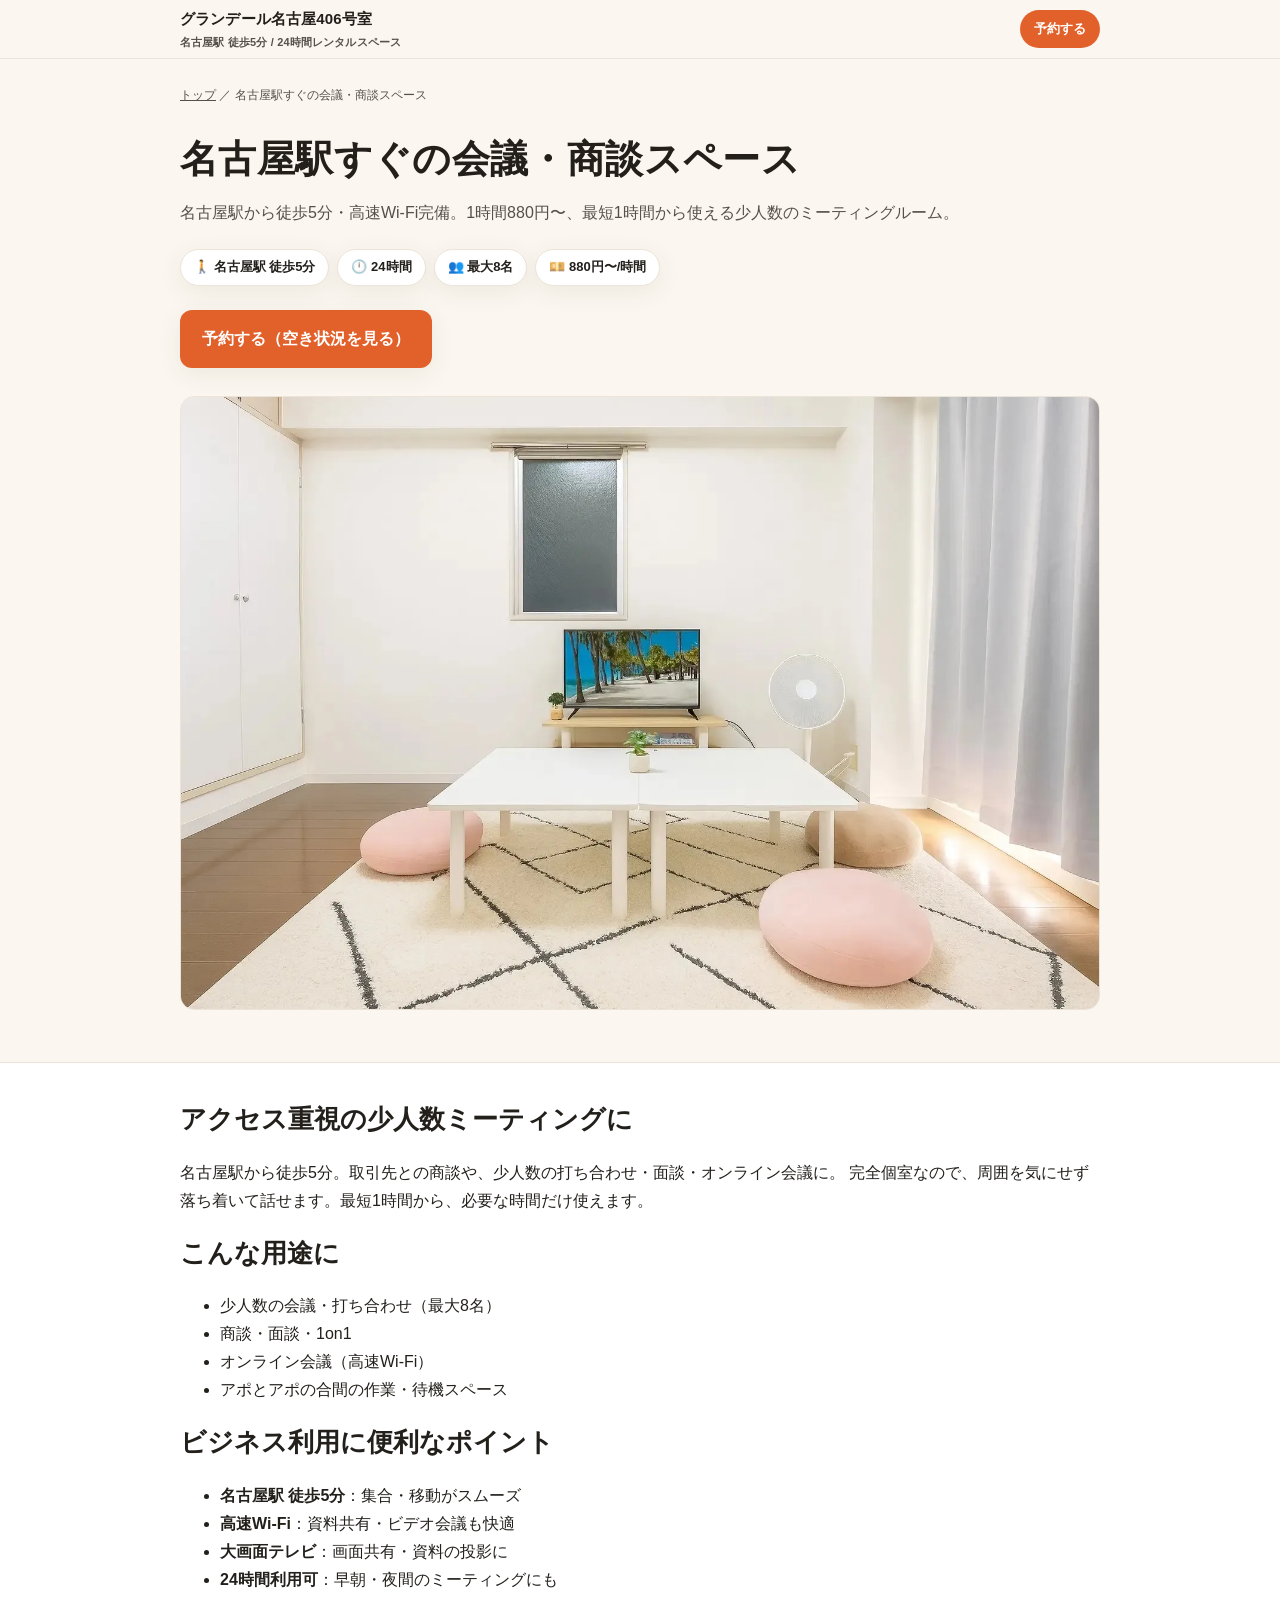
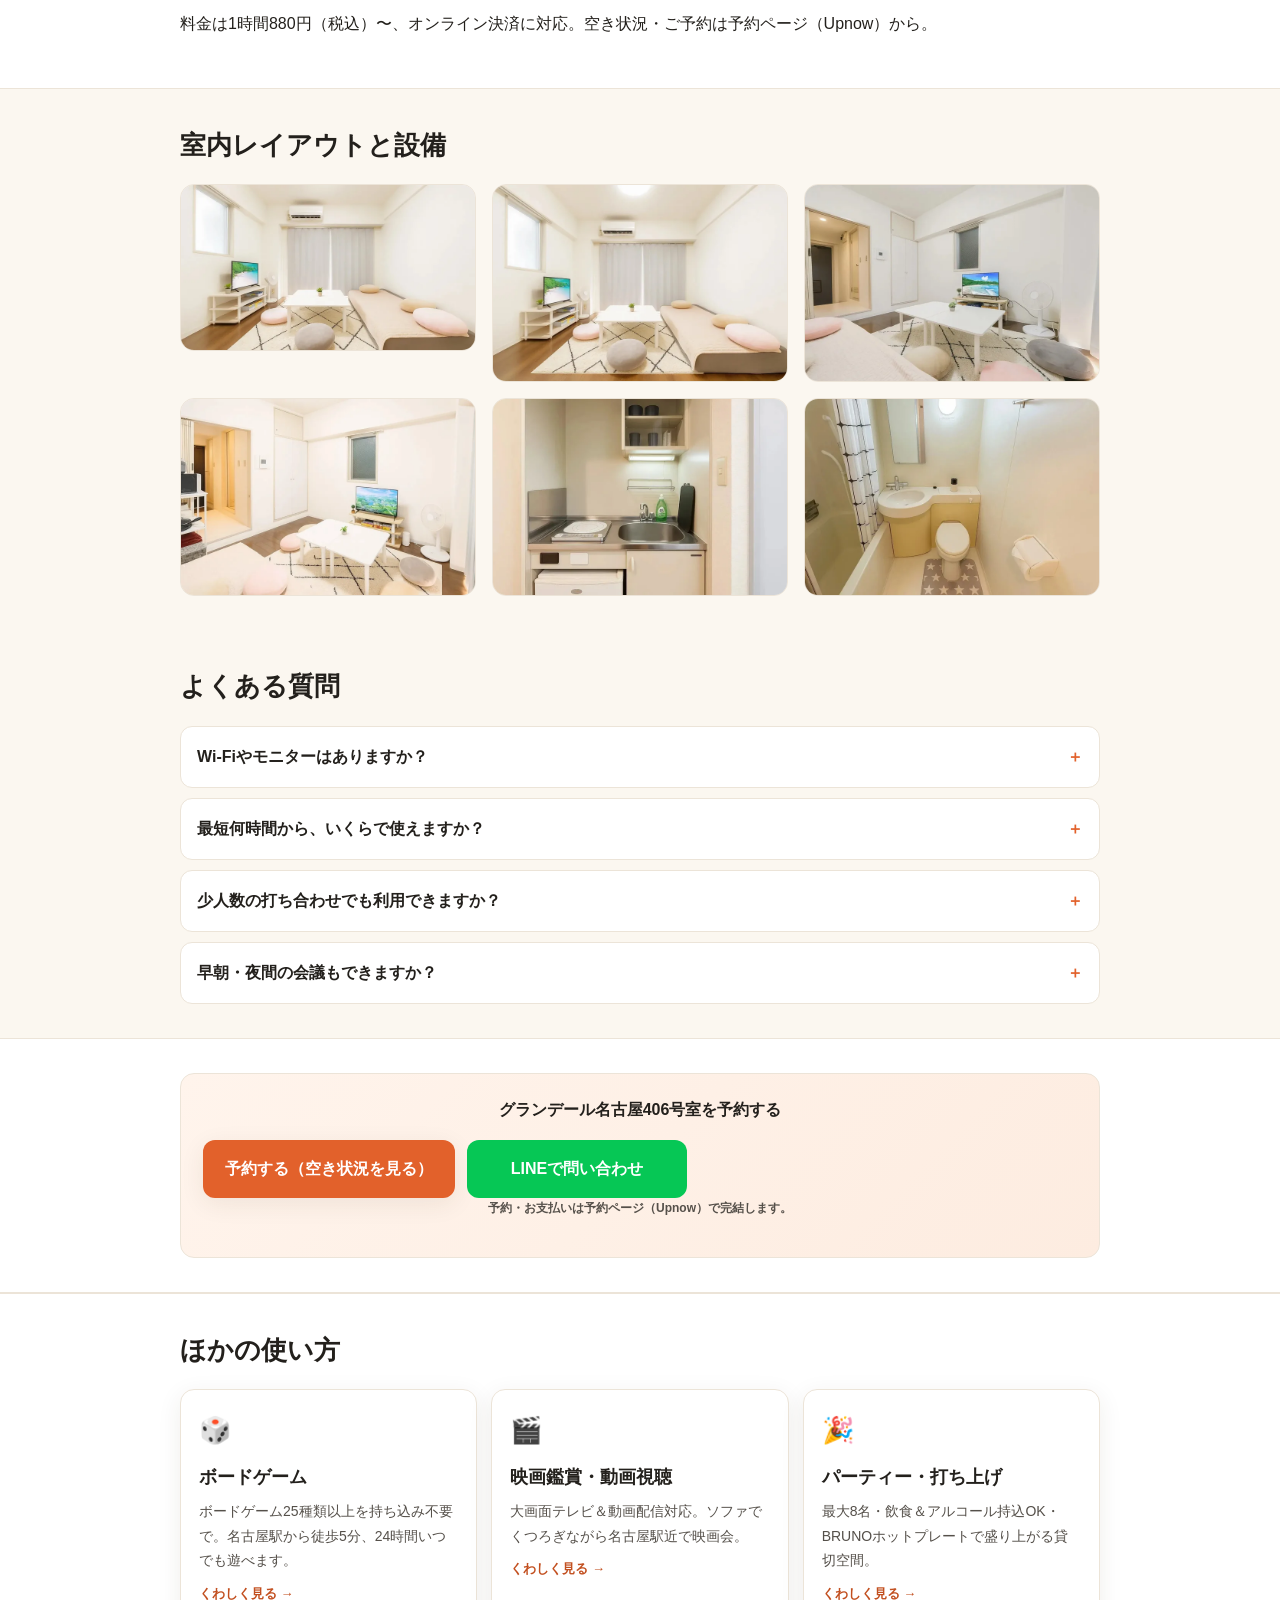
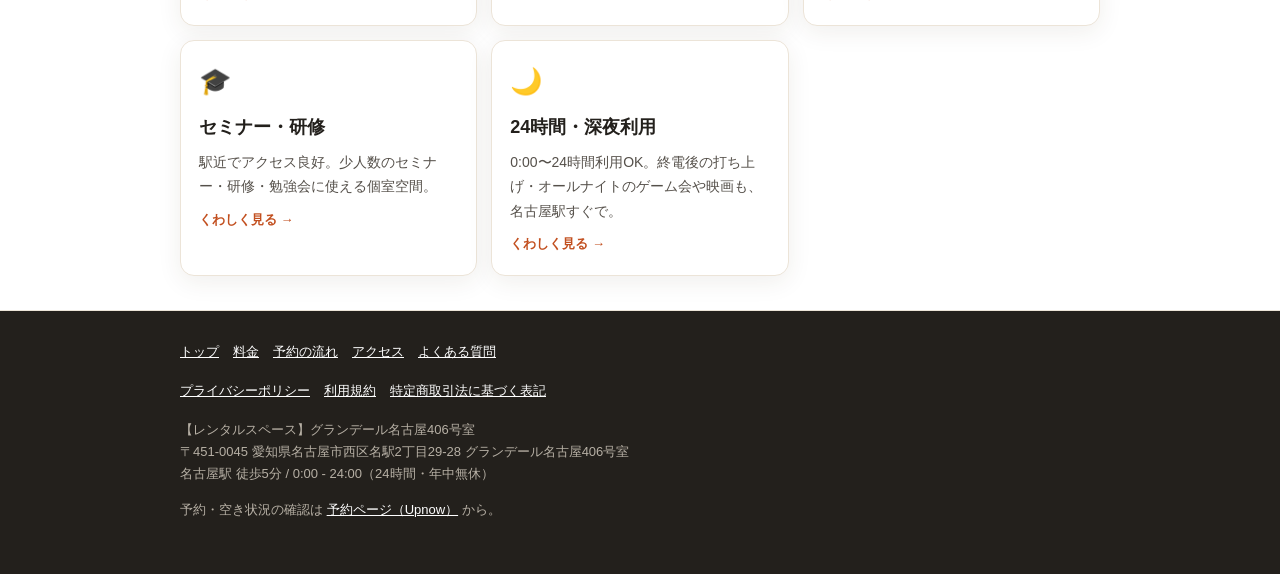
<file: use/meeting/index.html>
<!DOCTYPE html><html lang="ja"> <head><meta charset="utf-8"><meta name="viewport" content="width=device-width, initial-scale=1"><title>名古屋駅で会議・商談スペース｜グランデール名古屋406号室（駅5分・Wi-Fi・時間制）</title><meta name="description" content="名古屋駅徒歩5分、高速Wi-Fi完備の貸切個室で会議・商談・面談。最大8名、1時間880円（税込）〜、最短1時間から。24時間利用可でアポの前後にも。"><link rel="canonical" href="https://tianyexiangping-dot.github.io/use/meeting/"><meta name="google-site-verification" content="y3mXHFp8AO9TT19Mk0bp6EM0jD86_o9ZeBWgyn6lhTE"><!-- OGP / Twitter --><meta property="og:type" content="article"><meta property="og:site_name" content="グランデール名古屋406号室"><meta property="og:title" content="名古屋駅で会議・商談スペース｜グランデール名古屋406号室（駅5分・Wi-Fi・時間制）"><meta property="og:description" content="名古屋駅徒歩5分、高速Wi-Fi完備の貸切個室で会議・商談・面談。最大8名、1時間880円（税込）〜、最短1時間から。24時間利用可でアポの前後にも。"><meta property="og:url" content="https://tianyexiangping-dot.github.io/use/meeting/"><meta property="og:image" content="https://tianyexiangping-dot.github.io/og.png"><meta property="og:locale" content="ja_JP"><meta name="twitter:card" content="summary_large_image"><meta name="theme-color" content="#e2612b"><link rel="icon" href="/favicon.svg" type="image/svg+xml"><link rel="apple-touch-icon" href="/favicon.svg"><script type="application/ld+json">{"@context":"https://schema.org","@type":"LocalBusiness","name":"【レンタルスペース】グランデール名古屋406号室","alternateName":"グランデール名古屋406号室","description":"名古屋駅徒歩5分、高速Wi-Fi完備の貸切個室で会議・商談・面談。最大8名、1時間880円（税込）〜、最短1時間から。24時間利用可でアポの前後にも。","url":"https://tianyexiangping-dot.github.io","image":"https://tianyexiangping-dot.github.io/og.png","address":{"@type":"PostalAddress","postalCode":"451-0045","addressRegion":"愛知県","addressLocality":"名古屋市西区","streetAddress":"名駅2丁目29-28 グランデール名古屋406号室","addressCountry":"JP"},"areaServed":"名古屋市","hasMap":"https://www.google.com/maps/search/?api=1&query=%E6%84%9B%E7%9F%A5%E7%9C%8C%E5%90%8D%E5%8F%A4%E5%B1%8B%E5%B8%82%E8%A5%BF%E5%8C%BA%E5%90%8D%E9%A7%852%E4%B8%81%E7%9B%AE29-28","sameAs":["https://upnow.jp/kakeru/grandeur406"],"maximumAttendeeCapacity":8,"openingHoursSpecification":{"@type":"OpeningHoursSpecification","dayOfWeek":["Monday","Tuesday","Wednesday","Thursday","Friday","Saturday","Sunday"],"opens":"00:00","closes":"23:59"},"amenityFeature":[{"@type":"LocationFeatureSpecification","name":"ボードゲーム25種類以上","value":true},{"@type":"LocationFeatureSpecification","name":"大画面テレビ（地デジ・動画配信対応）","value":true},{"@type":"LocationFeatureSpecification","name":"高速Wi-Fi完備","value":true},{"@type":"LocationFeatureSpecification","name":"IHコンロ・BRUNOホットプレート","value":true},{"@type":"LocationFeatureSpecification","name":"冷蔵庫・電子レンジ・電気ケトル","value":true},{"@type":"LocationFeatureSpecification","name":"調理器具一式","value":true},{"@type":"LocationFeatureSpecification","name":"ソファー","value":true},{"@type":"LocationFeatureSpecification","name":"飲食・アルコール持ち込みOK","value":true}],"priceRange":"¥880〜/時間","makesOffer":{"@type":"Offer","url":"https://upnow.jp/kakeru/grandeur406","availability":"https://schema.org/InStock","priceSpecification":{"@type":"UnitPriceSpecification","price":880,"priceCurrency":"JPY","unitCode":"HUR","referenceQuantity":{"@type":"QuantitativeValue","value":1,"unitCode":"HUR"}}},"potentialAction":{"@type":"ReserveAction","target":"https://upnow.jp/kakeru/grandeur406"}}</script><script type="application/ld+json">[{"@context":"https://schema.org","@type":"BreadcrumbList","itemListElement":[{"@type":"ListItem","position":1,"name":"トップ","item":"https://tianyexiangping-dot.github.io/"},{"@type":"ListItem","position":2,"name":"名古屋駅すぐの会議・商談スペース","item":"https://tianyexiangping-dot.github.io/use/meeting/"}]},{"@context":"https://schema.org","@type":"FAQPage","mainEntity":[{"@type":"Question","name":"Wi-Fiやモニターはありますか？","acceptedAnswer":{"@type":"Answer","text":"高速Wi-Fiを完備。大画面テレビもあり、資料の投影や画面共有にご利用いただけます。"}},{"@type":"Question","name":"最短何時間から、いくらで使えますか？","acceptedAnswer":{"@type":"Answer","text":"最短1時間・1時間880円（税込）〜。必要な時間だけご利用いただけます。"}},{"@type":"Question","name":"少人数の打ち合わせでも利用できますか？","acceptedAnswer":{"@type":"Answer","text":"2〜3名の打ち合わせや1on1にも最適です（最大8名）。完全個室で落ち着いて話せます。"}},{"@type":"Question","name":"早朝・夜間の会議もできますか？","acceptedAnswer":{"@type":"Answer","text":"0:00〜24時間ご利用可能なので、早朝・夜間のミーティングやオンライン会議にも対応できます。"}}]}]</script><script async src="https://www.googletagmanager.com/gtag/js?id=G-G5Q10JZ36D"></script><script>(function(){const GA_MEASUREMENT_ID = "G-G5Q10JZ36D";

        // NOTE: define:vars はスクリプトをブロックスコープで包むため、
        // `function gtag(){}` ではグローバル(window.gtag)にならない。
        // CV計測(upnow_click等)は window.gtag 経由で送るため、必ず window に代入する。
        window.dataLayer = window.dataLayer || [];
        window.gtag = function () { window.dataLayer.push(arguments); };
        window.gtag('js', new Date());
        window.gtag('config', GA_MEASUREMENT_ID);
      })();</script><!--
    CV計測（GA4未設定でも安全に動作）。
    data-cta="upnow|line" を持つリンクのクリックを委譲で捕捉し、
    gtag があれば送信、無ければ dataLayer に積むだけ（エラーにしない）。
    GA_MEASUREMENT_ID を consts.ts に入れた時点でそのまま計測が始まる。
  --><script>(function(){const EVENT_UPNOW = "upnow_click";
const EVENT_LINE = "line_click";

    (function () {
      window.dataLayer = window.dataLayer || [];
      function track(name, params) {
        try {
          if (typeof window.gtag === 'function') {
            window.gtag('event', name, params);
          } else {
            window.dataLayer.push(Object.assign({ event: name }, params));
          }
        } catch (e) { /* 計測失敗でユーザー操作を妨げない */ }
      }
      document.addEventListener('click', function (e) {
        var el = e.target && e.target.closest ? e.target.closest('[data-cta]') : null;
        if (!el) return;
        var kind = el.getAttribute('data-cta');
        var name = kind === 'line' ? EVENT_LINE : kind === 'upnow' ? EVENT_UPNOW : null;
        if (!name) return;
        track(name, {
          cta_location: el.getAttribute('data-cta-loc') || 'unknown',
          page_path: location.pathname,
          link_url: el.getAttribute('href') || '',
        });
      }, { passive: true });
    })();
  })();</script><link rel="stylesheet" href="/_astro/legal.QmXPQ1Qb.css"></head> <body> <header class="site-header"> <div class="container bar"> <a class="brand" href="/">グランデール名古屋406号室<small>名古屋駅 徒歩5分 / 24時間レンタルスペース</small></a> <a class="header-cta" href="https://upnow.jp/kakeru/grandeur406" target="_blank" rel="noopener" data-cta="upnow" data-cta-loc="header">予約する</a> </div> </header> <main>  <div class="container"> <p class="breadcrumb"><a href="/">トップ</a> ／ 名古屋駅すぐの会議・商談スペース</p> </div> <section class="hero" style="padding-top:16px;"> <div class="container"> <h1>名古屋駅すぐの会議・商談スペース</h1> <p class="sub">名古屋駅から徒歩5分・高速Wi-Fi完備。1時間880円〜、最短1時間から使える少人数のミーティングルーム。</p> <ul class="badges"> <li class="badge">🚶 名古屋駅 徒歩5分</li> <li class="badge">🕛 24時間</li> <li class="badge">👥 最大8名</li> <li class="badge">💴 880円〜/時間</li> </ul> <div class="cta-row"> <a class="btn btn-primary" href="https://upnow.jp/kakeru/grandeur406" target="_blank" rel="noopener" data-cta="upnow" data-cta-loc="usecase_hero_meeting">予約する（空き状況を見る）</a> </div> </div> </section> <section style="padding-top:0;"> <div class="container"> <figure class="photo"> <picture> <source type="image/webp" srcset="/photos/room-front-768.webp 768w, /photos/room-front-1536.webp 1536w" sizes="(min-width: 720px) 900px, 100vw"> <img src="/photos/room-front-1536.jpg" alt="座卓を中央に配置したグランデール名古屋406号室。正面に大画面テレビ" width="1536" height="1024" loading="eager" decoding="sync" fetchpriority="high"> </picture>  </figure> </div> </section><section class="section-alt"> <div class="container">  <h2>アクセス重視の少人数ミーティングに</h2> <p>
名古屋駅から徒歩5分。取引先との商談や、少人数の打ち合わせ・面談・オンライン会議に。
    完全個室なので、周囲を気にせず落ち着いて話せます。最短1時間から、必要な時間だけ使えます。
</p> <h2>こんな用途に</h2> <ul> <li>少人数の会議・打ち合わせ（最大8名）</li> <li>商談・面談・1on1</li> <li>オンライン会議（高速Wi-Fi）</li> <li>アポとアポの合間の作業・待機スペース</li> </ul> <h2>ビジネス利用に便利なポイント</h2> <ul> <li><strong>名古屋駅 徒歩5分</strong>：集合・移動がスムーズ</li> <li><strong>高速Wi-Fi</strong>：資料共有・ビデオ会議も快適</li> <li><strong>大画面テレビ</strong>：画面共有・資料の投影に</li> <li><strong>24時間利用可</strong>：早朝・夜間のミーティングにも</li> </ul> <p>
料金は1時間880円（税込）〜、オンライン決済に対応。空き状況・ご予約は予約ページ（Upnow）から。
</p>  </div> </section> <section> <div class="container"> <h2>室内レイアウトと設備</h2> <div class="gallery"> <figure class="photo"> <picture> <source type="image/webp" srcset="/photos/room-wide-768.webp 768w, /photos/room-wide-1535.webp 1535w" sizes="(min-width: 720px) 340px, 100vw"> <img src="/photos/room-wide-1535.jpg" alt="グランデール名古屋406号室の室内全景。大画面テレビ、ローテーブル、ソファベッドを備えた明るい貸切スペース" width="1535" height="863" loading="lazy" decoding="async" fetchpriority="auto"> </picture>  </figure><figure class="photo"> <picture> <source type="image/webp" srcset="/photos/room-tv-daybed-768.webp 768w, /photos/room-tv-daybed-1536.webp 1536w" sizes="(min-width: 720px) 340px, 100vw"> <img src="/photos/room-tv-daybed-1536.jpg" alt="大画面テレビとソファベッドが並ぶグランデール名古屋406号室の室内" width="1536" height="1024" loading="lazy" decoding="async" fetchpriority="auto"> </picture>  </figure><figure class="photo"> <picture> <source type="image/webp" srcset="/photos/room-entrance-768.webp 768w, /photos/room-entrance-1536.webp 1536w" sizes="(min-width: 720px) 340px, 100vw"> <img src="/photos/room-entrance-1536.jpg" alt="玄関・クローゼット側から見たグランデール名古屋406号室の室内" width="1536" height="1024" loading="lazy" decoding="async" fetchpriority="auto"> </picture>  </figure><figure class="photo"> <picture> <source type="image/webp" srcset="/photos/room-overview-768.webp 768w, /photos/room-overview-1536.webp 1536w" sizes="(min-width: 720px) 340px, 100vw"> <img src="/photos/room-overview-1536.jpg" alt="キッチン家電棚まで見渡せるグランデール名古屋406号室の広角写真" width="1536" height="1024" loading="lazy" decoding="async" fetchpriority="auto"> </picture>  </figure><figure class="photo"> <picture> <source type="image/webp" srcset="/photos/kitchen-768.webp 768w, /photos/kitchen-1536.webp 1536w" sizes="(min-width: 720px) 340px, 100vw"> <img src="/photos/kitchen-1536.jpg" alt="IHコンロ・シンク・冷蔵庫・食器棚を備えたグランデール名古屋406号室のキッチン" width="1536" height="1024" loading="lazy" decoding="async" fetchpriority="auto"> </picture>  </figure><figure class="photo"> <picture> <source type="image/webp" srcset="/photos/washroom-768.webp 768w, /photos/washroom-1536.webp 1536w" sizes="(min-width: 720px) 340px, 100vw"> <img src="/photos/washroom-1536.jpg" alt="グランデール名古屋406号室のトイレ・洗面・浴室" width="1536" height="1024" loading="lazy" decoding="async" fetchpriority="auto"> </picture>  </figure> </div> </div> </section><section> <div class="container"> <h2>よくある質問</h2> <div style="margin-top:16px;"> <div class="faq"> <details> <summary>Wi-Fiやモニターはありますか？</summary> <p>高速Wi-Fiを完備。大画面テレビもあり、資料の投影や画面共有にご利用いただけます。</p> </details><details> <summary>最短何時間から、いくらで使えますか？</summary> <p>最短1時間・1時間880円（税込）〜。必要な時間だけご利用いただけます。</p> </details><details> <summary>少人数の打ち合わせでも利用できますか？</summary> <p>2〜3名の打ち合わせや1on1にも最適です（最大8名）。完全個室で落ち着いて話せます。</p> </details><details> <summary>早朝・夜間の会議もできますか？</summary> <p>0:00〜24時間ご利用可能なので、早朝・夜間のミーティングやオンライン会議にも対応できます。</p> </details> </div> </div> </div> </section><section class="section-alt"> <div class="container"> <div class="flowbar"> <p>グランデール名古屋406号室を予約する</p> <div class="cta-row"> <a class="btn btn-primary" href="https://upnow.jp/kakeru/grandeur406" target="_blank" rel="noopener" data-cta="upnow" data-cta-loc="usecase_final_meeting">
予約する（空き状況を見る）
</a> <a class="btn btn-line" href="https://lin.ee/rcqW9s4" target="_blank" rel="noopener" data-cta="line" data-cta-loc="usecase_final_meeting">LINEで問い合わせ</a> </div> <p class="btn-note">予約・お支払いは予約ページ（Upnow）で完結します。</p>  </div> </div> </section> <section class="section-alt"> <div class="container"> <h2>ほかの使い方</h2> <div class="usecases" style="margin-top:16px;"> <a class="usecase" href="/use/boardgame/"> <div class="emoji">🎲</div> <h3>ボードゲーム</h3> <p>ボードゲーム25種類以上を持ち込み不要で。名古屋駅から徒歩5分、24時間いつでも遊べます。</p> <span class="more">くわしく見る →</span> </a><a class="usecase" href="/use/movie/"> <div class="emoji">🎬</div> <h3>映画鑑賞・動画視聴</h3> <p>大画面テレビ＆動画配信対応。ソファでくつろぎながら名古屋駅近で映画会。</p> <span class="more">くわしく見る →</span> </a><a class="usecase" href="/use/party/"> <div class="emoji">🎉</div> <h3>パーティー・打ち上げ</h3> <p>最大8名・飲食＆アルコール持込OK・BRUNOホットプレートで盛り上がる貸切空間。</p> <span class="more">くわしく見る →</span> </a><a class="usecase" href="/use/seminar/"> <div class="emoji">🎓</div> <h3>セミナー・研修</h3> <p>駅近でアクセス良好。少人数のセミナー・研修・勉強会に使える個室空間。</p> <span class="more">くわしく見る →</span> </a><a class="usecase" href="/use/night/"> <div class="emoji">🌙</div> <h3>24時間・深夜利用</h3> <p>0:00〜24時間利用OK。終電後の打ち上げ・オールナイトのゲーム会や映画も、名古屋駅すぐで。</p> <span class="more">くわしく見る →</span> </a> </div> </div> </section>  </main> <footer class="site-footer"> <div class="container"> <nav> <a href="/">トップ</a> <a href="/#price">料金</a> <a href="/#flow">予約の流れ</a> <a href="/#access">アクセス</a> <a href="/#faq">よくある質問</a> </nav> <nav> <a href="/privacy/">プライバシーポリシー</a> <a href="/terms/">利用規約</a> <a href="/legal/">特定商取引法に基づく表記</a> </nav> <p class="addr"> 【レンタルスペース】グランデール名古屋406号室<br> 〒451-0045 愛知県名古屋市西区名駅2丁目29-28 グランデール名古屋406号室<br> 名古屋駅 徒歩5分 / 0:00 - 24:00（24時間・年中無休） </p> <p class="addr" style="margin-top:14px;">
予約・空き状況の確認は <a href="https://upnow.jp/kakeru/grandeur406" target="_blank" rel="noopener" data-cta="upnow" data-cta-loc="footer">予約ページ（Upnow）</a> から。
</p> </div> </footer> <!-- モバイル下部固定CTA --> <div class="mobile-cta"> <a class="btn btn-primary" href="https://upnow.jp/kakeru/grandeur406" target="_blank" rel="noopener" data-cta="upnow" data-cta-loc="mobile_sticky">予約する</a> <a class="btn btn-line" href="https://lin.ee/rcqW9s4" target="_blank" rel="noopener" data-cta="line" data-cta-loc="mobile_sticky">LINEで相談</a> </div> </body></html>
</file>
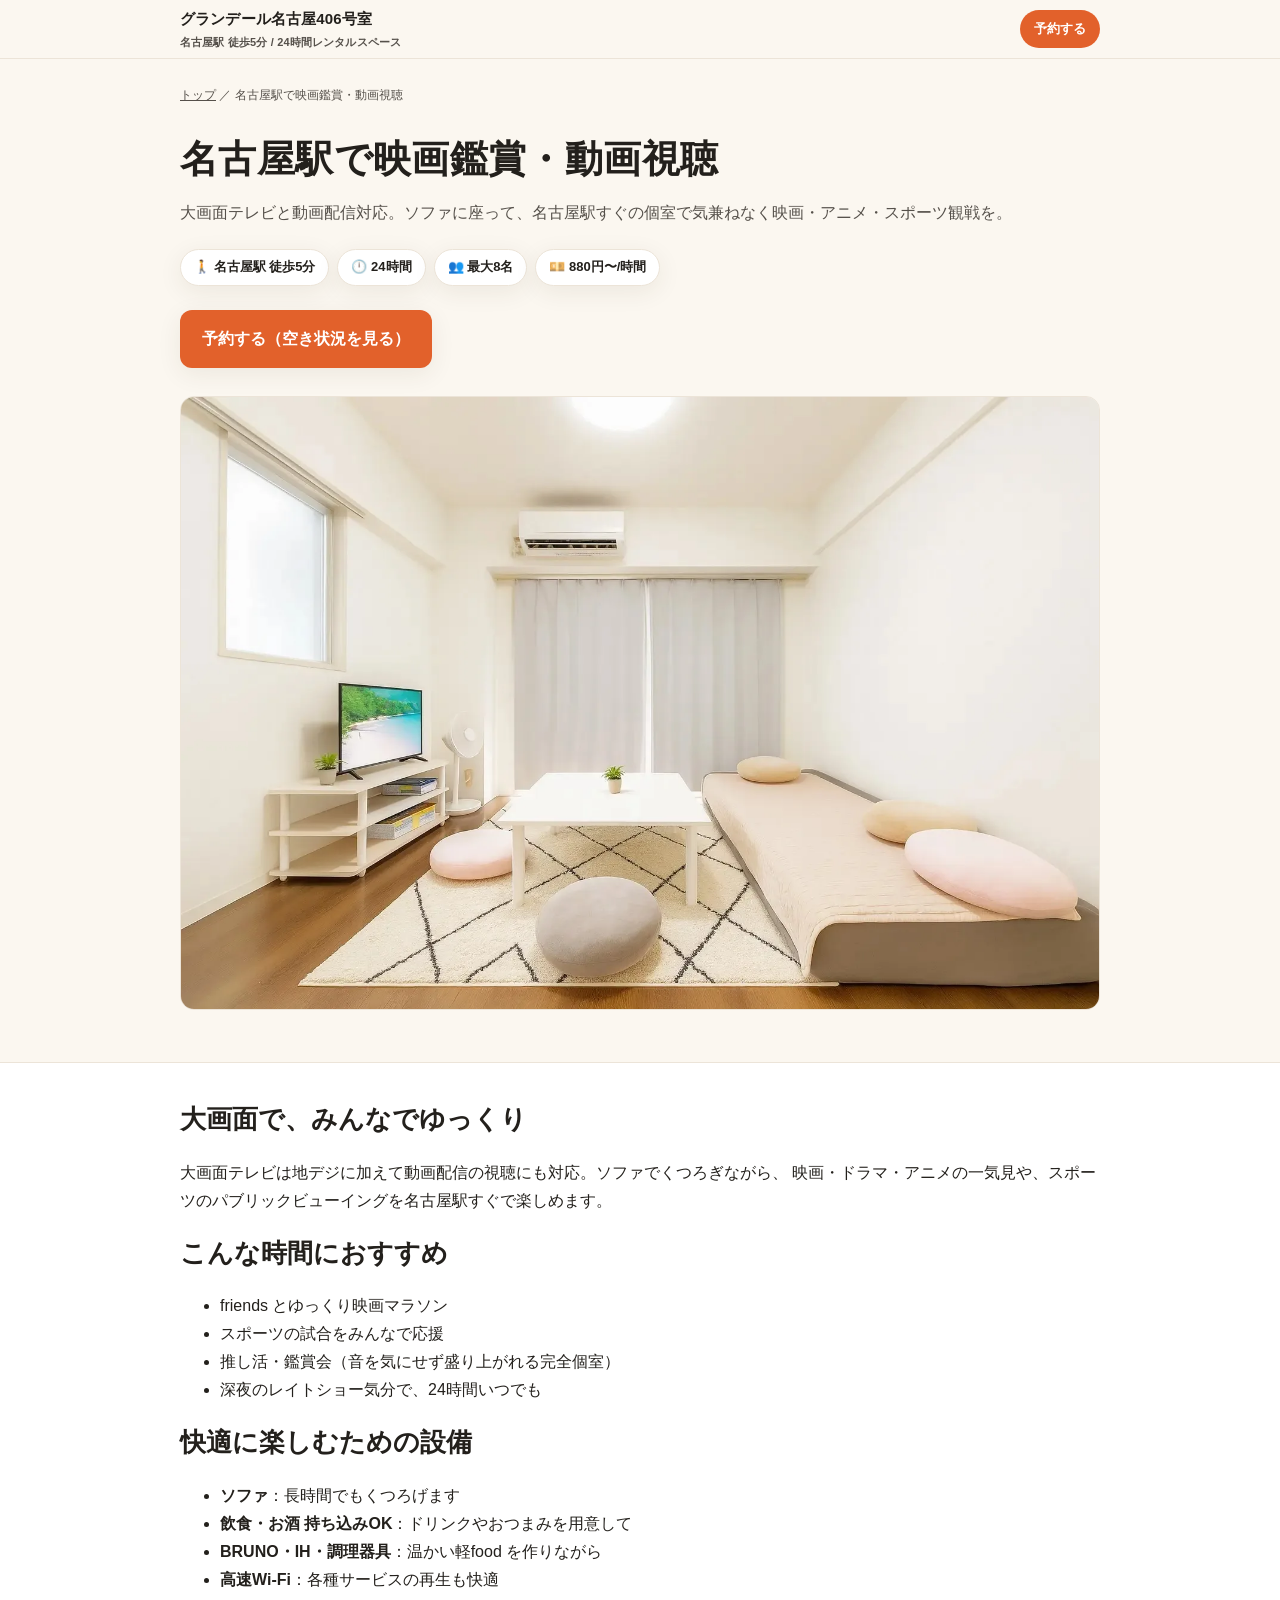
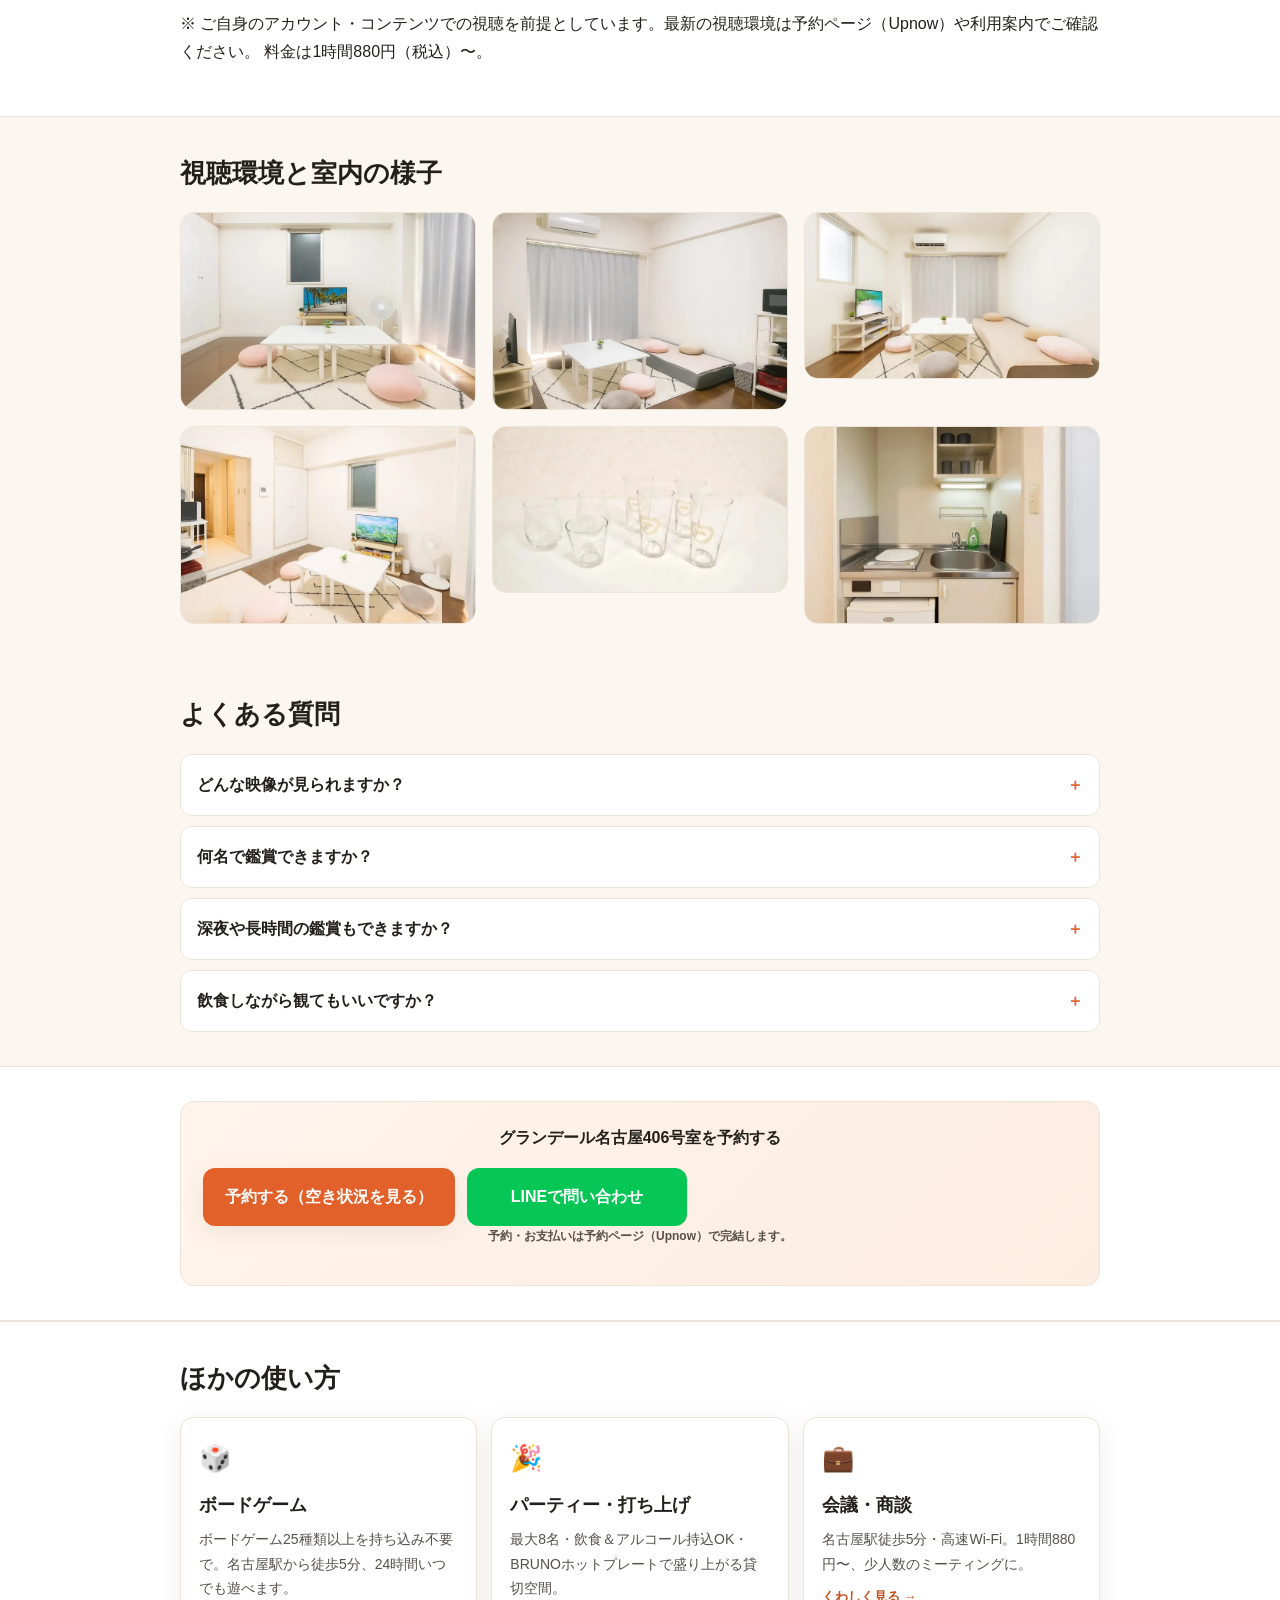
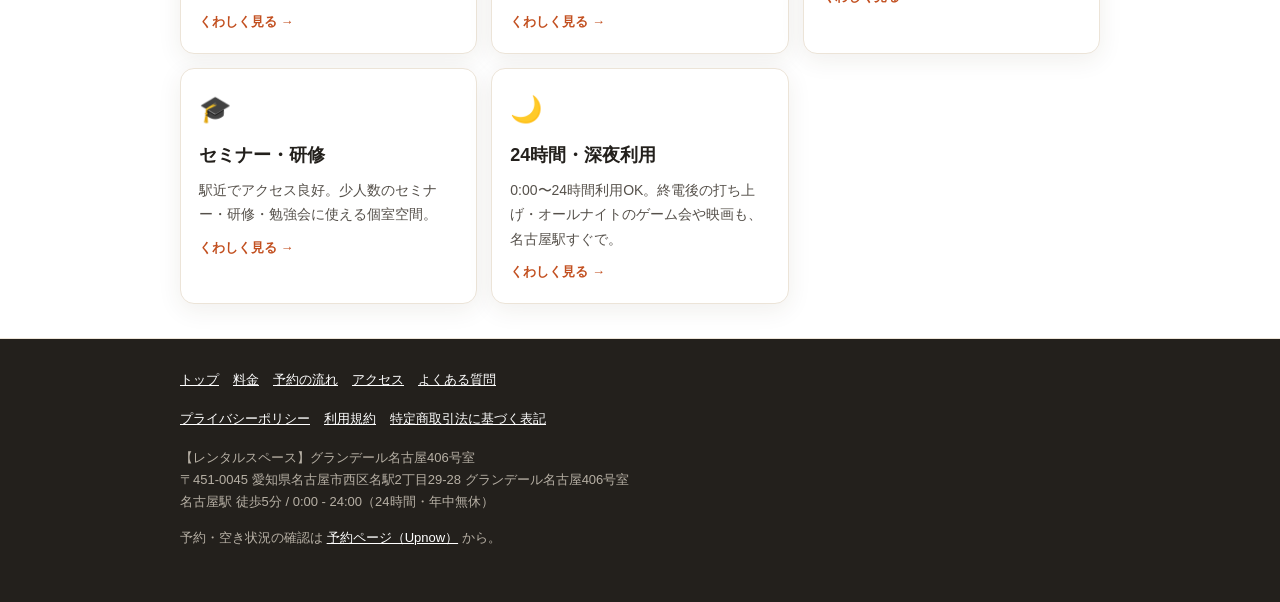
<file: use/movie/index.html>
<!DOCTYPE html><html lang="ja"> <head><meta charset="utf-8"><meta name="viewport" content="width=device-width, initial-scale=1"><title>名古屋駅で映画鑑賞・動画視聴｜グランデール名古屋406号室（大画面・24時間）</title><meta name="description" content="名古屋駅徒歩5分、大画面テレビ（動画配信対応）でくつろぎ映画会。ソファのある貸切個室で、最大8名まで。飲食持込OK・24時間利用可。1時間880円〜。"><link rel="canonical" href="https://tianyexiangping-dot.github.io/use/movie/"><meta name="google-site-verification" content="y3mXHFp8AO9TT19Mk0bp6EM0jD86_o9ZeBWgyn6lhTE"><!-- OGP / Twitter --><meta property="og:type" content="article"><meta property="og:site_name" content="グランデール名古屋406号室"><meta property="og:title" content="名古屋駅で映画鑑賞・動画視聴｜グランデール名古屋406号室（大画面・24時間）"><meta property="og:description" content="名古屋駅徒歩5分、大画面テレビ（動画配信対応）でくつろぎ映画会。ソファのある貸切個室で、最大8名まで。飲食持込OK・24時間利用可。1時間880円〜。"><meta property="og:url" content="https://tianyexiangping-dot.github.io/use/movie/"><meta property="og:image" content="https://tianyexiangping-dot.github.io/og.png"><meta property="og:locale" content="ja_JP"><meta name="twitter:card" content="summary_large_image"><meta name="theme-color" content="#e2612b"><link rel="icon" href="/favicon.svg" type="image/svg+xml"><link rel="apple-touch-icon" href="/favicon.svg"><script type="application/ld+json">{"@context":"https://schema.org","@type":"LocalBusiness","name":"【レンタルスペース】グランデール名古屋406号室","alternateName":"グランデール名古屋406号室","description":"名古屋駅徒歩5分、大画面テレビ（動画配信対応）でくつろぎ映画会。ソファのある貸切個室で、最大8名まで。飲食持込OK・24時間利用可。1時間880円〜。","url":"https://tianyexiangping-dot.github.io","image":"https://tianyexiangping-dot.github.io/og.png","address":{"@type":"PostalAddress","postalCode":"451-0045","addressRegion":"愛知県","addressLocality":"名古屋市西区","streetAddress":"名駅2丁目29-28 グランデール名古屋406号室","addressCountry":"JP"},"areaServed":"名古屋市","hasMap":"https://www.google.com/maps/search/?api=1&query=%E6%84%9B%E7%9F%A5%E7%9C%8C%E5%90%8D%E5%8F%A4%E5%B1%8B%E5%B8%82%E8%A5%BF%E5%8C%BA%E5%90%8D%E9%A7%852%E4%B8%81%E7%9B%AE29-28","sameAs":["https://upnow.jp/kakeru/grandeur406"],"maximumAttendeeCapacity":8,"openingHoursSpecification":{"@type":"OpeningHoursSpecification","dayOfWeek":["Monday","Tuesday","Wednesday","Thursday","Friday","Saturday","Sunday"],"opens":"00:00","closes":"23:59"},"amenityFeature":[{"@type":"LocationFeatureSpecification","name":"ボードゲーム25種類以上","value":true},{"@type":"LocationFeatureSpecification","name":"大画面テレビ（地デジ・動画配信対応）","value":true},{"@type":"LocationFeatureSpecification","name":"高速Wi-Fi完備","value":true},{"@type":"LocationFeatureSpecification","name":"IHコンロ・BRUNOホットプレート","value":true},{"@type":"LocationFeatureSpecification","name":"冷蔵庫・電子レンジ・電気ケトル","value":true},{"@type":"LocationFeatureSpecification","name":"調理器具一式","value":true},{"@type":"LocationFeatureSpecification","name":"ソファー","value":true},{"@type":"LocationFeatureSpecification","name":"飲食・アルコール持ち込みOK","value":true}],"priceRange":"¥880〜/時間","makesOffer":{"@type":"Offer","url":"https://upnow.jp/kakeru/grandeur406","availability":"https://schema.org/InStock","priceSpecification":{"@type":"UnitPriceSpecification","price":880,"priceCurrency":"JPY","unitCode":"HUR","referenceQuantity":{"@type":"QuantitativeValue","value":1,"unitCode":"HUR"}}},"potentialAction":{"@type":"ReserveAction","target":"https://upnow.jp/kakeru/grandeur406"}}</script><script type="application/ld+json">[{"@context":"https://schema.org","@type":"BreadcrumbList","itemListElement":[{"@type":"ListItem","position":1,"name":"トップ","item":"https://tianyexiangping-dot.github.io/"},{"@type":"ListItem","position":2,"name":"名古屋駅で映画鑑賞・動画視聴","item":"https://tianyexiangping-dot.github.io/use/movie/"}]},{"@context":"https://schema.org","@type":"FAQPage","mainEntity":[{"@type":"Question","name":"どんな映像が見られますか？","acceptedAnswer":{"@type":"Answer","text":"大画面テレビは地デジのほか動画配信の視聴に対応しています。ご自身のアカウント・コンテンツでの視聴を前提としています。"}},{"@type":"Question","name":"何名で鑑賞できますか？","acceptedAnswer":{"@type":"Answer","text":"ソファのある個室で最大8名までご利用いただけます。"}},{"@type":"Question","name":"深夜や長時間の鑑賞もできますか？","acceptedAnswer":{"@type":"Answer","text":"0:00〜24時間・最短1時間から利用可能なので、深夜のレイトショー気分や一気見にも向いています。"}},{"@type":"Question","name":"飲食しながら観てもいいですか？","acceptedAnswer":{"@type":"Answer","text":"飲食・お酒の持ち込みOK。BRUNOホットプレートやIHで温かい軽food を作りながら楽しめます。"}}]}]</script><script async src="https://www.googletagmanager.com/gtag/js?id=G-G5Q10JZ36D"></script><script>(function(){const GA_MEASUREMENT_ID = "G-G5Q10JZ36D";

        // NOTE: define:vars はスクリプトをブロックスコープで包むため、
        // `function gtag(){}` ではグローバル(window.gtag)にならない。
        // CV計測(upnow_click等)は window.gtag 経由で送るため、必ず window に代入する。
        window.dataLayer = window.dataLayer || [];
        window.gtag = function () { window.dataLayer.push(arguments); };
        window.gtag('js', new Date());
        window.gtag('config', GA_MEASUREMENT_ID);
      })();</script><!--
    CV計測（GA4未設定でも安全に動作）。
    data-cta="upnow|line" を持つリンクのクリックを委譲で捕捉し、
    gtag があれば送信、無ければ dataLayer に積むだけ（エラーにしない）。
    GA_MEASUREMENT_ID を consts.ts に入れた時点でそのまま計測が始まる。
  --><script>(function(){const EVENT_UPNOW = "upnow_click";
const EVENT_LINE = "line_click";

    (function () {
      window.dataLayer = window.dataLayer || [];
      function track(name, params) {
        try {
          if (typeof window.gtag === 'function') {
            window.gtag('event', name, params);
          } else {
            window.dataLayer.push(Object.assign({ event: name }, params));
          }
        } catch (e) { /* 計測失敗でユーザー操作を妨げない */ }
      }
      document.addEventListener('click', function (e) {
        var el = e.target && e.target.closest ? e.target.closest('[data-cta]') : null;
        if (!el) return;
        var kind = el.getAttribute('data-cta');
        var name = kind === 'line' ? EVENT_LINE : kind === 'upnow' ? EVENT_UPNOW : null;
        if (!name) return;
        track(name, {
          cta_location: el.getAttribute('data-cta-loc') || 'unknown',
          page_path: location.pathname,
          link_url: el.getAttribute('href') || '',
        });
      }, { passive: true });
    })();
  })();</script><link rel="stylesheet" href="/_astro/legal.QmXPQ1Qb.css"></head> <body> <header class="site-header"> <div class="container bar"> <a class="brand" href="/">グランデール名古屋406号室<small>名古屋駅 徒歩5分 / 24時間レンタルスペース</small></a> <a class="header-cta" href="https://upnow.jp/kakeru/grandeur406" target="_blank" rel="noopener" data-cta="upnow" data-cta-loc="header">予約する</a> </div> </header> <main>  <div class="container"> <p class="breadcrumb"><a href="/">トップ</a> ／ 名古屋駅で映画鑑賞・動画視聴</p> </div> <section class="hero" style="padding-top:16px;"> <div class="container"> <h1>名古屋駅で映画鑑賞・動画視聴</h1> <p class="sub">大画面テレビと動画配信対応。ソファに座って、名古屋駅すぐの個室で気兼ねなく映画・アニメ・スポーツ観戦を。</p> <ul class="badges"> <li class="badge">🚶 名古屋駅 徒歩5分</li> <li class="badge">🕛 24時間</li> <li class="badge">👥 最大8名</li> <li class="badge">💴 880円〜/時間</li> </ul> <div class="cta-row"> <a class="btn btn-primary" href="https://upnow.jp/kakeru/grandeur406" target="_blank" rel="noopener" data-cta="upnow" data-cta-loc="usecase_hero_movie">予約する（空き状況を見る）</a> </div> </div> </section> <section style="padding-top:0;"> <div class="container"> <figure class="photo"> <picture> <source type="image/webp" srcset="/photos/room-tv-daybed-768.webp 768w, /photos/room-tv-daybed-1536.webp 1536w" sizes="(min-width: 720px) 900px, 100vw"> <img src="/photos/room-tv-daybed-1536.jpg" alt="大画面テレビとソファベッドが並ぶグランデール名古屋406号室の室内" width="1536" height="1024" loading="eager" decoding="sync" fetchpriority="high"> </picture>  </figure> </div> </section><section class="section-alt"> <div class="container">  <h2>大画面で、みんなでゆっくり</h2> <p>
大画面テレビは地デジに加えて動画配信の視聴にも対応。ソファでくつろぎながら、
    映画・ドラマ・アニメの一気見や、スポーツのパブリックビューイングを名古屋駅すぐで楽しめます。
</p> <h2>こんな時間におすすめ</h2> <ul> <li>friends とゆっくり映画マラソン</li> <li>スポーツの試合をみんなで応援</li> <li>推し活・鑑賞会（音を気にせず盛り上がれる完全個室）</li> <li>深夜のレイトショー気分で、24時間いつでも</li> </ul> <h2>快適に楽しむための設備</h2> <ul> <li><strong>ソファ</strong>：長時間でもくつろげます</li> <li><strong>飲食・お酒 持ち込みOK</strong>：ドリンクやおつまみを用意して</li> <li><strong>BRUNO・IH・調理器具</strong>：温かい軽food を作りながら</li> <li><strong>高速Wi-Fi</strong>：各種サービスの再生も快適</li> </ul> <p>
※ ご自身のアカウント・コンテンツでの視聴を前提としています。最新の視聴環境は予約ページ（Upnow）や利用案内でご確認ください。
    料金は1時間880円（税込）〜。
</p>  </div> </section> <section> <div class="container"> <h2>視聴環境と室内の様子</h2> <div class="gallery"> <figure class="photo"> <picture> <source type="image/webp" srcset="/photos/room-front-768.webp 768w, /photos/room-front-1536.webp 1536w" sizes="(min-width: 720px) 340px, 100vw"> <img src="/photos/room-front-1536.jpg" alt="座卓を中央に配置したグランデール名古屋406号室。正面に大画面テレビ" width="1536" height="1024" loading="lazy" decoding="async" fetchpriority="auto"> </picture>  </figure><figure class="photo"> <picture> <source type="image/webp" srcset="/photos/room-daybed-768.webp 768w, /photos/room-daybed-1536.webp 1536w" sizes="(min-width: 720px) 340px, 100vw"> <img src="/photos/room-daybed-1536.jpg" alt="カーテンとソファベッド、電子レンジ棚が見えるグランデール名古屋406号室" width="1536" height="1024" loading="lazy" decoding="async" fetchpriority="auto"> </picture>  </figure><figure class="photo"> <picture> <source type="image/webp" srcset="/photos/room-wide-768.webp 768w, /photos/room-wide-1535.webp 1535w" sizes="(min-width: 720px) 340px, 100vw"> <img src="/photos/room-wide-1535.jpg" alt="グランデール名古屋406号室の室内全景。大画面テレビ、ローテーブル、ソファベッドを備えた明るい貸切スペース" width="1535" height="863" loading="lazy" decoding="async" fetchpriority="auto"> </picture>  </figure><figure class="photo"> <picture> <source type="image/webp" srcset="/photos/room-overview-768.webp 768w, /photos/room-overview-1536.webp 1536w" sizes="(min-width: 720px) 340px, 100vw"> <img src="/photos/room-overview-1536.jpg" alt="キッチン家電棚まで見渡せるグランデール名古屋406号室の広角写真" width="1536" height="1024" loading="lazy" decoding="async" fetchpriority="auto"> </picture>  </figure><figure class="photo"> <picture> <source type="image/webp" srcset="/photos/glasses-768.webp 768w, /photos/glasses-1280.webp 1280w" sizes="(min-width: 720px) 340px, 100vw"> <img src="/photos/glasses-1280.jpg" alt="備え付けのグラス一式" width="1280" height="720" loading="lazy" decoding="async" fetchpriority="auto"> </picture>  </figure><figure class="photo"> <picture> <source type="image/webp" srcset="/photos/kitchen-768.webp 768w, /photos/kitchen-1536.webp 1536w" sizes="(min-width: 720px) 340px, 100vw"> <img src="/photos/kitchen-1536.jpg" alt="IHコンロ・シンク・冷蔵庫・食器棚を備えたグランデール名古屋406号室のキッチン" width="1536" height="1024" loading="lazy" decoding="async" fetchpriority="auto"> </picture>  </figure> </div> </div> </section><section> <div class="container"> <h2>よくある質問</h2> <div style="margin-top:16px;"> <div class="faq"> <details> <summary>どんな映像が見られますか？</summary> <p>大画面テレビは地デジのほか動画配信の視聴に対応しています。ご自身のアカウント・コンテンツでの視聴を前提としています。</p> </details><details> <summary>何名で鑑賞できますか？</summary> <p>ソファのある個室で最大8名までご利用いただけます。</p> </details><details> <summary>深夜や長時間の鑑賞もできますか？</summary> <p>0:00〜24時間・最短1時間から利用可能なので、深夜のレイトショー気分や一気見にも向いています。</p> </details><details> <summary>飲食しながら観てもいいですか？</summary> <p>飲食・お酒の持ち込みOK。BRUNOホットプレートやIHで温かい軽food を作りながら楽しめます。</p> </details> </div> </div> </div> </section><section class="section-alt"> <div class="container"> <div class="flowbar"> <p>グランデール名古屋406号室を予約する</p> <div class="cta-row"> <a class="btn btn-primary" href="https://upnow.jp/kakeru/grandeur406" target="_blank" rel="noopener" data-cta="upnow" data-cta-loc="usecase_final_movie">
予約する（空き状況を見る）
</a> <a class="btn btn-line" href="https://lin.ee/rcqW9s4" target="_blank" rel="noopener" data-cta="line" data-cta-loc="usecase_final_movie">LINEで問い合わせ</a> </div> <p class="btn-note">予約・お支払いは予約ページ（Upnow）で完結します。</p>  </div> </div> </section> <section class="section-alt"> <div class="container"> <h2>ほかの使い方</h2> <div class="usecases" style="margin-top:16px;"> <a class="usecase" href="/use/boardgame/"> <div class="emoji">🎲</div> <h3>ボードゲーム</h3> <p>ボードゲーム25種類以上を持ち込み不要で。名古屋駅から徒歩5分、24時間いつでも遊べます。</p> <span class="more">くわしく見る →</span> </a><a class="usecase" href="/use/party/"> <div class="emoji">🎉</div> <h3>パーティー・打ち上げ</h3> <p>最大8名・飲食＆アルコール持込OK・BRUNOホットプレートで盛り上がる貸切空間。</p> <span class="more">くわしく見る →</span> </a><a class="usecase" href="/use/meeting/"> <div class="emoji">💼</div> <h3>会議・商談</h3> <p>名古屋駅徒歩5分・高速Wi-Fi。1時間880円〜、少人数のミーティングに。</p> <span class="more">くわしく見る →</span> </a><a class="usecase" href="/use/seminar/"> <div class="emoji">🎓</div> <h3>セミナー・研修</h3> <p>駅近でアクセス良好。少人数のセミナー・研修・勉強会に使える個室空間。</p> <span class="more">くわしく見る →</span> </a><a class="usecase" href="/use/night/"> <div class="emoji">🌙</div> <h3>24時間・深夜利用</h3> <p>0:00〜24時間利用OK。終電後の打ち上げ・オールナイトのゲーム会や映画も、名古屋駅すぐで。</p> <span class="more">くわしく見る →</span> </a> </div> </div> </section>  </main> <footer class="site-footer"> <div class="container"> <nav> <a href="/">トップ</a> <a href="/#price">料金</a> <a href="/#flow">予約の流れ</a> <a href="/#access">アクセス</a> <a href="/#faq">よくある質問</a> </nav> <nav> <a href="/privacy/">プライバシーポリシー</a> <a href="/terms/">利用規約</a> <a href="/legal/">特定商取引法に基づく表記</a> </nav> <p class="addr"> 【レンタルスペース】グランデール名古屋406号室<br> 〒451-0045 愛知県名古屋市西区名駅2丁目29-28 グランデール名古屋406号室<br> 名古屋駅 徒歩5分 / 0:00 - 24:00（24時間・年中無休） </p> <p class="addr" style="margin-top:14px;">
予約・空き状況の確認は <a href="https://upnow.jp/kakeru/grandeur406" target="_blank" rel="noopener" data-cta="upnow" data-cta-loc="footer">予約ページ（Upnow）</a> から。
</p> </div> </footer> <!-- モバイル下部固定CTA --> <div class="mobile-cta"> <a class="btn btn-primary" href="https://upnow.jp/kakeru/grandeur406" target="_blank" rel="noopener" data-cta="upnow" data-cta-loc="mobile_sticky">予約する</a> <a class="btn btn-line" href="https://lin.ee/rcqW9s4" target="_blank" rel="noopener" data-cta="line" data-cta-loc="mobile_sticky">LINEで相談</a> </div> </body></html>
</file>
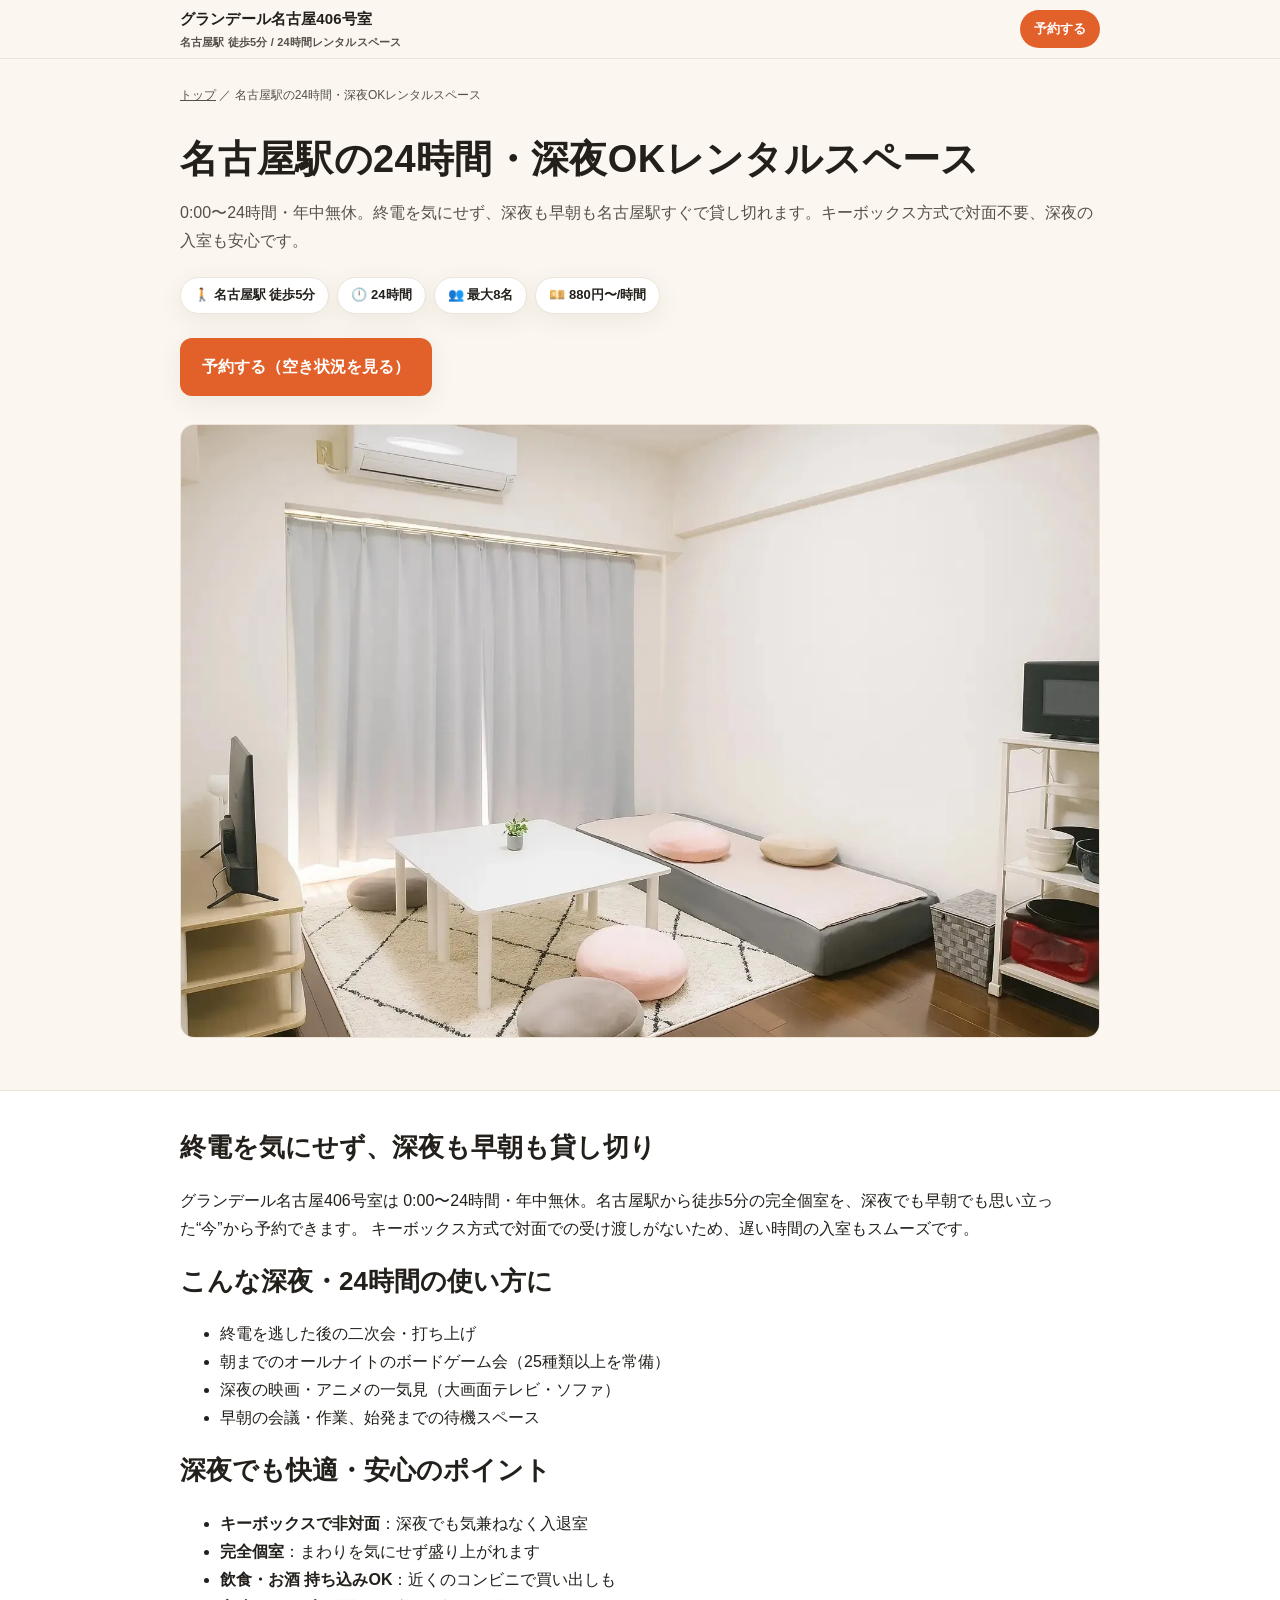
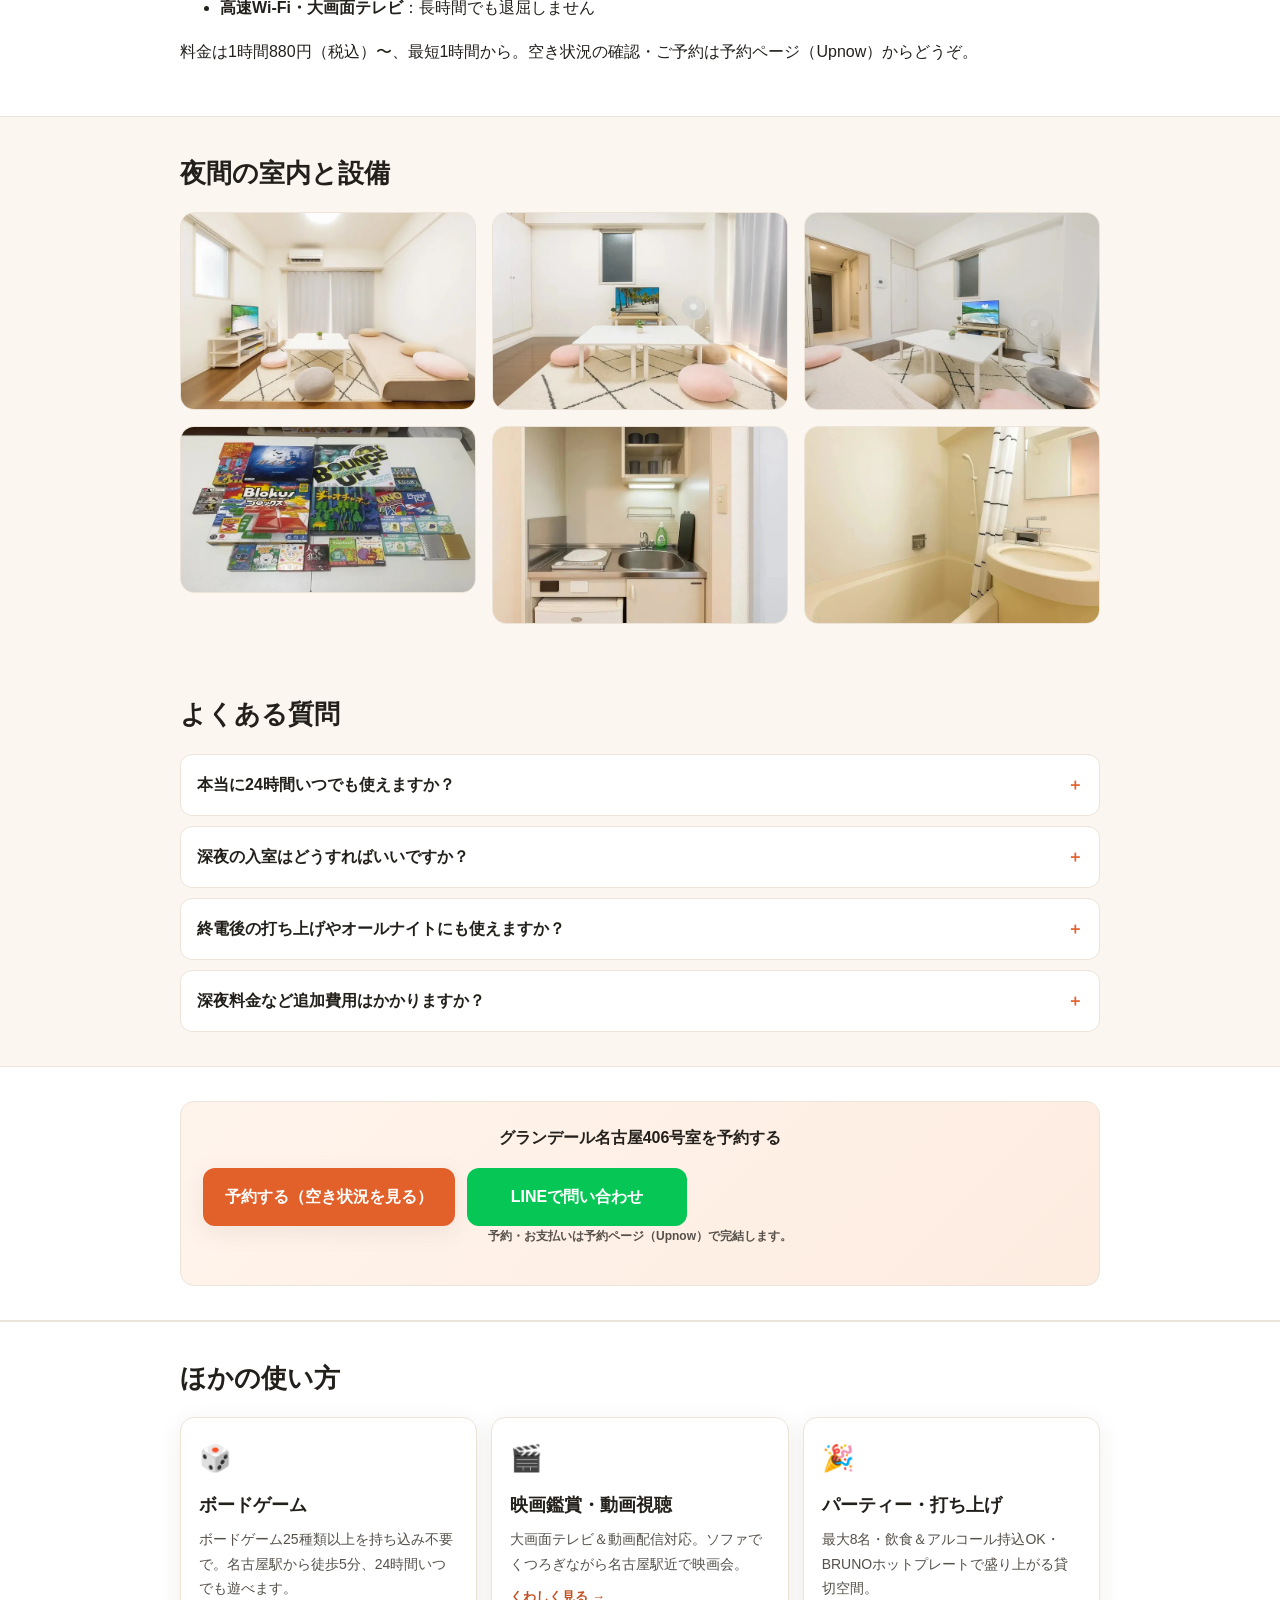
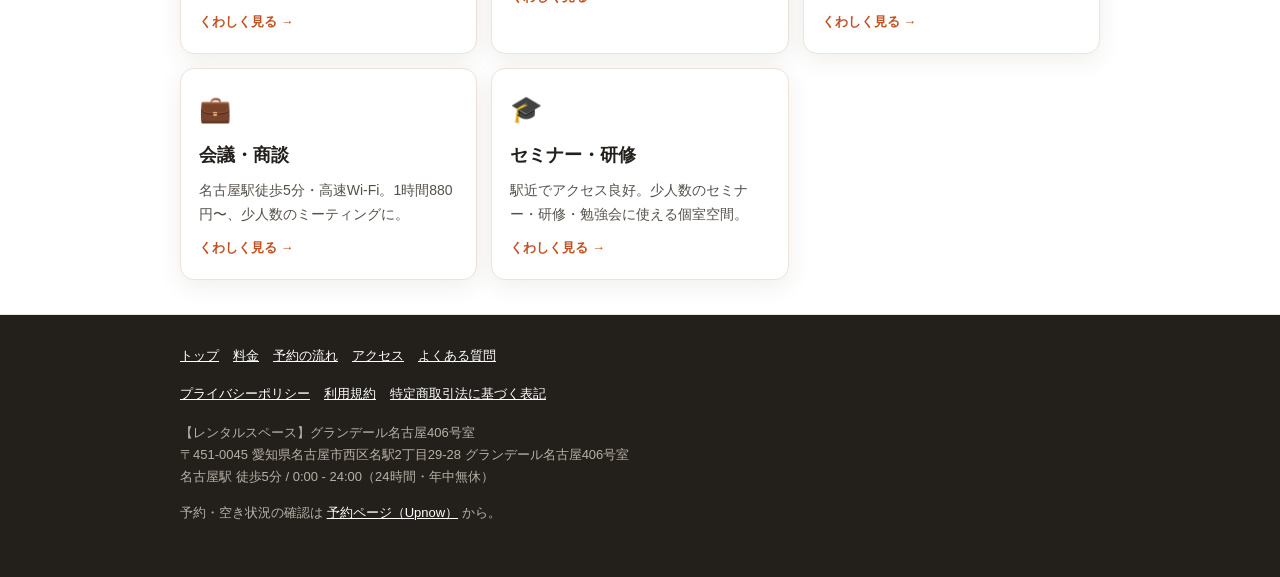
<file: use/night/index.html>
<!DOCTYPE html><html lang="ja"> <head><meta charset="utf-8"><meta name="viewport" content="width=device-width, initial-scale=1"><title>名古屋駅の24時間・深夜OKレンタルスペース｜グランデール名古屋406号室</title><meta name="description" content="名古屋駅徒歩5分、0:00〜24時間・年中無休のレンタルスペース。終電後の打ち上げ・オールナイトのボードゲーム会・深夜の映画鑑賞に。キーボックスで対面不要、最大8名・1時間880円〜。"><link rel="canonical" href="https://tianyexiangping-dot.github.io/use/night/"><meta name="google-site-verification" content="y3mXHFp8AO9TT19Mk0bp6EM0jD86_o9ZeBWgyn6lhTE"><!-- OGP / Twitter --><meta property="og:type" content="article"><meta property="og:site_name" content="グランデール名古屋406号室"><meta property="og:title" content="名古屋駅の24時間・深夜OKレンタルスペース｜グランデール名古屋406号室"><meta property="og:description" content="名古屋駅徒歩5分、0:00〜24時間・年中無休のレンタルスペース。終電後の打ち上げ・オールナイトのボードゲーム会・深夜の映画鑑賞に。キーボックスで対面不要、最大8名・1時間880円〜。"><meta property="og:url" content="https://tianyexiangping-dot.github.io/use/night/"><meta property="og:image" content="https://tianyexiangping-dot.github.io/og.png"><meta property="og:locale" content="ja_JP"><meta name="twitter:card" content="summary_large_image"><meta name="theme-color" content="#e2612b"><link rel="icon" href="/favicon.svg" type="image/svg+xml"><link rel="apple-touch-icon" href="/favicon.svg"><script type="application/ld+json">{"@context":"https://schema.org","@type":"LocalBusiness","name":"【レンタルスペース】グランデール名古屋406号室","alternateName":"グランデール名古屋406号室","description":"名古屋駅徒歩5分、0:00〜24時間・年中無休のレンタルスペース。終電後の打ち上げ・オールナイトのボードゲーム会・深夜の映画鑑賞に。キーボックスで対面不要、最大8名・1時間880円〜。","url":"https://tianyexiangping-dot.github.io","image":"https://tianyexiangping-dot.github.io/og.png","address":{"@type":"PostalAddress","postalCode":"451-0045","addressRegion":"愛知県","addressLocality":"名古屋市西区","streetAddress":"名駅2丁目29-28 グランデール名古屋406号室","addressCountry":"JP"},"areaServed":"名古屋市","hasMap":"https://www.google.com/maps/search/?api=1&query=%E6%84%9B%E7%9F%A5%E7%9C%8C%E5%90%8D%E5%8F%A4%E5%B1%8B%E5%B8%82%E8%A5%BF%E5%8C%BA%E5%90%8D%E9%A7%852%E4%B8%81%E7%9B%AE29-28","sameAs":["https://upnow.jp/kakeru/grandeur406"],"maximumAttendeeCapacity":8,"openingHoursSpecification":{"@type":"OpeningHoursSpecification","dayOfWeek":["Monday","Tuesday","Wednesday","Thursday","Friday","Saturday","Sunday"],"opens":"00:00","closes":"23:59"},"amenityFeature":[{"@type":"LocationFeatureSpecification","name":"ボードゲーム25種類以上","value":true},{"@type":"LocationFeatureSpecification","name":"大画面テレビ（地デジ・動画配信対応）","value":true},{"@type":"LocationFeatureSpecification","name":"高速Wi-Fi完備","value":true},{"@type":"LocationFeatureSpecification","name":"IHコンロ・BRUNOホットプレート","value":true},{"@type":"LocationFeatureSpecification","name":"冷蔵庫・電子レンジ・電気ケトル","value":true},{"@type":"LocationFeatureSpecification","name":"調理器具一式","value":true},{"@type":"LocationFeatureSpecification","name":"ソファー","value":true},{"@type":"LocationFeatureSpecification","name":"飲食・アルコール持ち込みOK","value":true}],"priceRange":"¥880〜/時間","makesOffer":{"@type":"Offer","url":"https://upnow.jp/kakeru/grandeur406","availability":"https://schema.org/InStock","priceSpecification":{"@type":"UnitPriceSpecification","price":880,"priceCurrency":"JPY","unitCode":"HUR","referenceQuantity":{"@type":"QuantitativeValue","value":1,"unitCode":"HUR"}}},"potentialAction":{"@type":"ReserveAction","target":"https://upnow.jp/kakeru/grandeur406"}}</script><script type="application/ld+json">[{"@context":"https://schema.org","@type":"BreadcrumbList","itemListElement":[{"@type":"ListItem","position":1,"name":"トップ","item":"https://tianyexiangping-dot.github.io/"},{"@type":"ListItem","position":2,"name":"名古屋駅の24時間・深夜OKレンタルスペース","item":"https://tianyexiangping-dot.github.io/use/night/"}]},{"@context":"https://schema.org","@type":"FAQPage","mainEntity":[{"@type":"Question","name":"本当に24時間いつでも使えますか？","acceptedAnswer":{"@type":"Answer","text":"0:00 - 24:00（24時間・年中無休）。深夜・早朝を含めていつでもご利用いただけます。"}},{"@type":"Question","name":"深夜の入室はどうすればいいですか？","acceptedAnswer":{"@type":"Answer","text":"キーボックス方式のため対面での鍵の受け渡しは不要です。深夜でもご自身のタイミングで入室でき、詳しい方法はご予約後にご案内します。"}},{"@type":"Question","name":"終電後の打ち上げやオールナイトにも使えますか？","acceptedAnswer":{"@type":"Answer","text":"はい。飲食・お酒の持ち込みOK、最大8名まで。終電後の二次会やオールナイトのゲーム会・映画鑑賞にご利用いただけます。"}},{"@type":"Question","name":"深夜料金など追加費用はかかりますか？","acceptedAnswer":{"@type":"Answer","text":"時間帯にかかわらず1時間880円（税込）〜、最短1時間から。最新の料金は予約ページ（Upnow）でご確認ください。"}}]}]</script><script async src="https://www.googletagmanager.com/gtag/js?id=G-G5Q10JZ36D"></script><script>(function(){const GA_MEASUREMENT_ID = "G-G5Q10JZ36D";

        // NOTE: define:vars はスクリプトをブロックスコープで包むため、
        // `function gtag(){}` ではグローバル(window.gtag)にならない。
        // CV計測(upnow_click等)は window.gtag 経由で送るため、必ず window に代入する。
        window.dataLayer = window.dataLayer || [];
        window.gtag = function () { window.dataLayer.push(arguments); };
        window.gtag('js', new Date());
        window.gtag('config', GA_MEASUREMENT_ID);
      })();</script><!--
    CV計測（GA4未設定でも安全に動作）。
    data-cta="upnow|line" を持つリンクのクリックを委譲で捕捉し、
    gtag があれば送信、無ければ dataLayer に積むだけ（エラーにしない）。
    GA_MEASUREMENT_ID を consts.ts に入れた時点でそのまま計測が始まる。
  --><script>(function(){const EVENT_UPNOW = "upnow_click";
const EVENT_LINE = "line_click";

    (function () {
      window.dataLayer = window.dataLayer || [];
      function track(name, params) {
        try {
          if (typeof window.gtag === 'function') {
            window.gtag('event', name, params);
          } else {
            window.dataLayer.push(Object.assign({ event: name }, params));
          }
        } catch (e) { /* 計測失敗でユーザー操作を妨げない */ }
      }
      document.addEventListener('click', function (e) {
        var el = e.target && e.target.closest ? e.target.closest('[data-cta]') : null;
        if (!el) return;
        var kind = el.getAttribute('data-cta');
        var name = kind === 'line' ? EVENT_LINE : kind === 'upnow' ? EVENT_UPNOW : null;
        if (!name) return;
        track(name, {
          cta_location: el.getAttribute('data-cta-loc') || 'unknown',
          page_path: location.pathname,
          link_url: el.getAttribute('href') || '',
        });
      }, { passive: true });
    })();
  })();</script><link rel="stylesheet" href="/_astro/legal.QmXPQ1Qb.css"></head> <body> <header class="site-header"> <div class="container bar"> <a class="brand" href="/">グランデール名古屋406号室<small>名古屋駅 徒歩5分 / 24時間レンタルスペース</small></a> <a class="header-cta" href="https://upnow.jp/kakeru/grandeur406" target="_blank" rel="noopener" data-cta="upnow" data-cta-loc="header">予約する</a> </div> </header> <main>  <div class="container"> <p class="breadcrumb"><a href="/">トップ</a> ／ 名古屋駅の24時間・深夜OKレンタルスペース</p> </div> <section class="hero" style="padding-top:16px;"> <div class="container"> <h1>名古屋駅の24時間・深夜OKレンタルスペース</h1> <p class="sub">0:00〜24時間・年中無休。終電を気にせず、深夜も早朝も名古屋駅すぐで貸し切れます。キーボックス方式で対面不要、深夜の入室も安心です。</p> <ul class="badges"> <li class="badge">🚶 名古屋駅 徒歩5分</li> <li class="badge">🕛 24時間</li> <li class="badge">👥 最大8名</li> <li class="badge">💴 880円〜/時間</li> </ul> <div class="cta-row"> <a class="btn btn-primary" href="https://upnow.jp/kakeru/grandeur406" target="_blank" rel="noopener" data-cta="upnow" data-cta-loc="usecase_hero_night">予約する（空き状況を見る）</a> </div> </div> </section> <section style="padding-top:0;"> <div class="container"> <figure class="photo"> <picture> <source type="image/webp" srcset="/photos/room-daybed-768.webp 768w, /photos/room-daybed-1536.webp 1536w" sizes="(min-width: 720px) 900px, 100vw"> <img src="/photos/room-daybed-1536.jpg" alt="カーテンとソファベッド、電子レンジ棚が見えるグランデール名古屋406号室" width="1536" height="1024" loading="eager" decoding="sync" fetchpriority="high"> </picture>  </figure> </div> </section><section class="section-alt"> <div class="container">  <h2>終電を気にせず、深夜も早朝も貸し切り</h2> <p> グランデール名古屋406号室は 0:00〜24時間・年中無休。名古屋駅から徒歩5分の完全個室を、深夜でも早朝でも思い立った“今”から予約できます。
    キーボックス方式で対面での受け渡しがないため、遅い時間の入室もスムーズです。
</p> <h2>こんな深夜・24時間の使い方に</h2> <ul> <li>終電を逃した後の二次会・打ち上げ</li> <li>朝までのオールナイトのボードゲーム会（25種類以上を常備）</li> <li>深夜の映画・アニメの一気見（大画面テレビ・ソファ）</li> <li>早朝の会議・作業、始発までの待機スペース</li> </ul> <h2>深夜でも快適・安心のポイント</h2> <ul> <li><strong>キーボックスで非対面</strong>：深夜でも気兼ねなく入退室</li> <li><strong>完全個室</strong>：まわりを気にせず盛り上がれます</li> <li><strong>飲食・お酒 持ち込みOK</strong>：近くのコンビニで買い出しも</li> <li><strong>高速Wi-Fi・大画面テレビ</strong>：長時間でも退屈しません</li> </ul> <p>
料金は1時間880円（税込）〜、最短1時間から。空き状況の確認・ご予約は予約ページ（Upnow）からどうぞ。
</p>  </div> </section> <section> <div class="container"> <h2>夜間の室内と設備</h2> <div class="gallery"> <figure class="photo"> <picture> <source type="image/webp" srcset="/photos/room-tv-daybed-768.webp 768w, /photos/room-tv-daybed-1536.webp 1536w" sizes="(min-width: 720px) 340px, 100vw"> <img src="/photos/room-tv-daybed-1536.jpg" alt="大画面テレビとソファベッドが並ぶグランデール名古屋406号室の室内" width="1536" height="1024" loading="lazy" decoding="async" fetchpriority="auto"> </picture>  </figure><figure class="photo"> <picture> <source type="image/webp" srcset="/photos/room-front-768.webp 768w, /photos/room-front-1536.webp 1536w" sizes="(min-width: 720px) 340px, 100vw"> <img src="/photos/room-front-1536.jpg" alt="座卓を中央に配置したグランデール名古屋406号室。正面に大画面テレビ" width="1536" height="1024" loading="lazy" decoding="async" fetchpriority="auto"> </picture>  </figure><figure class="photo"> <picture> <source type="image/webp" srcset="/photos/room-entrance-768.webp 768w, /photos/room-entrance-1536.webp 1536w" sizes="(min-width: 720px) 340px, 100vw"> <img src="/photos/room-entrance-1536.jpg" alt="玄関・クローゼット側から見たグランデール名古屋406号室の室内" width="1536" height="1024" loading="lazy" decoding="async" fetchpriority="auto"> </picture>  </figure><figure class="photo"> <picture> <source type="image/webp" srcset="/photos/boardgames-all-768.webp 768w, /photos/boardgames-all-1280.webp 1280w" sizes="(min-width: 720px) 340px, 100vw"> <img src="/photos/boardgames-all-1280.jpg" alt="グランデール名古屋406号室に常備されたボードゲーム一式。ブロックス、ガイスター、人狼、UNOなど" width="1280" height="720" loading="lazy" decoding="async" fetchpriority="auto"> </picture>  </figure><figure class="photo"> <picture> <source type="image/webp" srcset="/photos/kitchen-768.webp 768w, /photos/kitchen-1536.webp 1536w" sizes="(min-width: 720px) 340px, 100vw"> <img src="/photos/kitchen-1536.jpg" alt="IHコンロ・シンク・冷蔵庫・食器棚を備えたグランデール名古屋406号室のキッチン" width="1536" height="1024" loading="lazy" decoding="async" fetchpriority="auto"> </picture>  </figure><figure class="photo"> <picture> <source type="image/webp" srcset="/photos/bath-768.webp 768w, /photos/bath-1536.webp 1536w" sizes="(min-width: 720px) 340px, 100vw"> <img src="/photos/bath-1536.jpg" alt="グランデール名古屋406号室の浴室と洗面台" width="1536" height="1024" loading="lazy" decoding="async" fetchpriority="auto"> </picture>  </figure> </div> </div> </section><section> <div class="container"> <h2>よくある質問</h2> <div style="margin-top:16px;"> <div class="faq"> <details> <summary>本当に24時間いつでも使えますか？</summary> <p>0:00 - 24:00（24時間・年中無休）。深夜・早朝を含めていつでもご利用いただけます。</p> </details><details> <summary>深夜の入室はどうすればいいですか？</summary> <p>キーボックス方式のため対面での鍵の受け渡しは不要です。深夜でもご自身のタイミングで入室でき、詳しい方法はご予約後にご案内します。</p> </details><details> <summary>終電後の打ち上げやオールナイトにも使えますか？</summary> <p>はい。飲食・お酒の持ち込みOK、最大8名まで。終電後の二次会やオールナイトのゲーム会・映画鑑賞にご利用いただけます。</p> </details><details> <summary>深夜料金など追加費用はかかりますか？</summary> <p>時間帯にかかわらず1時間880円（税込）〜、最短1時間から。最新の料金は予約ページ（Upnow）でご確認ください。</p> </details> </div> </div> </div> </section><section class="section-alt"> <div class="container"> <div class="flowbar"> <p>グランデール名古屋406号室を予約する</p> <div class="cta-row"> <a class="btn btn-primary" href="https://upnow.jp/kakeru/grandeur406" target="_blank" rel="noopener" data-cta="upnow" data-cta-loc="usecase_final_night">
予約する（空き状況を見る）
</a> <a class="btn btn-line" href="https://lin.ee/rcqW9s4" target="_blank" rel="noopener" data-cta="line" data-cta-loc="usecase_final_night">LINEで問い合わせ</a> </div> <p class="btn-note">予約・お支払いは予約ページ（Upnow）で完結します。</p>  </div> </div> </section> <section class="section-alt"> <div class="container"> <h2>ほかの使い方</h2> <div class="usecases" style="margin-top:16px;"> <a class="usecase" href="/use/boardgame/"> <div class="emoji">🎲</div> <h3>ボードゲーム</h3> <p>ボードゲーム25種類以上を持ち込み不要で。名古屋駅から徒歩5分、24時間いつでも遊べます。</p> <span class="more">くわしく見る →</span> </a><a class="usecase" href="/use/movie/"> <div class="emoji">🎬</div> <h3>映画鑑賞・動画視聴</h3> <p>大画面テレビ＆動画配信対応。ソファでくつろぎながら名古屋駅近で映画会。</p> <span class="more">くわしく見る →</span> </a><a class="usecase" href="/use/party/"> <div class="emoji">🎉</div> <h3>パーティー・打ち上げ</h3> <p>最大8名・飲食＆アルコール持込OK・BRUNOホットプレートで盛り上がる貸切空間。</p> <span class="more">くわしく見る →</span> </a><a class="usecase" href="/use/meeting/"> <div class="emoji">💼</div> <h3>会議・商談</h3> <p>名古屋駅徒歩5分・高速Wi-Fi。1時間880円〜、少人数のミーティングに。</p> <span class="more">くわしく見る →</span> </a><a class="usecase" href="/use/seminar/"> <div class="emoji">🎓</div> <h3>セミナー・研修</h3> <p>駅近でアクセス良好。少人数のセミナー・研修・勉強会に使える個室空間。</p> <span class="more">くわしく見る →</span> </a> </div> </div> </section>  </main> <footer class="site-footer"> <div class="container"> <nav> <a href="/">トップ</a> <a href="/#price">料金</a> <a href="/#flow">予約の流れ</a> <a href="/#access">アクセス</a> <a href="/#faq">よくある質問</a> </nav> <nav> <a href="/privacy/">プライバシーポリシー</a> <a href="/terms/">利用規約</a> <a href="/legal/">特定商取引法に基づく表記</a> </nav> <p class="addr"> 【レンタルスペース】グランデール名古屋406号室<br> 〒451-0045 愛知県名古屋市西区名駅2丁目29-28 グランデール名古屋406号室<br> 名古屋駅 徒歩5分 / 0:00 - 24:00（24時間・年中無休） </p> <p class="addr" style="margin-top:14px;">
予約・空き状況の確認は <a href="https://upnow.jp/kakeru/grandeur406" target="_blank" rel="noopener" data-cta="upnow" data-cta-loc="footer">予約ページ（Upnow）</a> から。
</p> </div> </footer> <!-- モバイル下部固定CTA --> <div class="mobile-cta"> <a class="btn btn-primary" href="https://upnow.jp/kakeru/grandeur406" target="_blank" rel="noopener" data-cta="upnow" data-cta-loc="mobile_sticky">予約する</a> <a class="btn btn-line" href="https://lin.ee/rcqW9s4" target="_blank" rel="noopener" data-cta="line" data-cta-loc="mobile_sticky">LINEで相談</a> </div> </body></html>
</file>
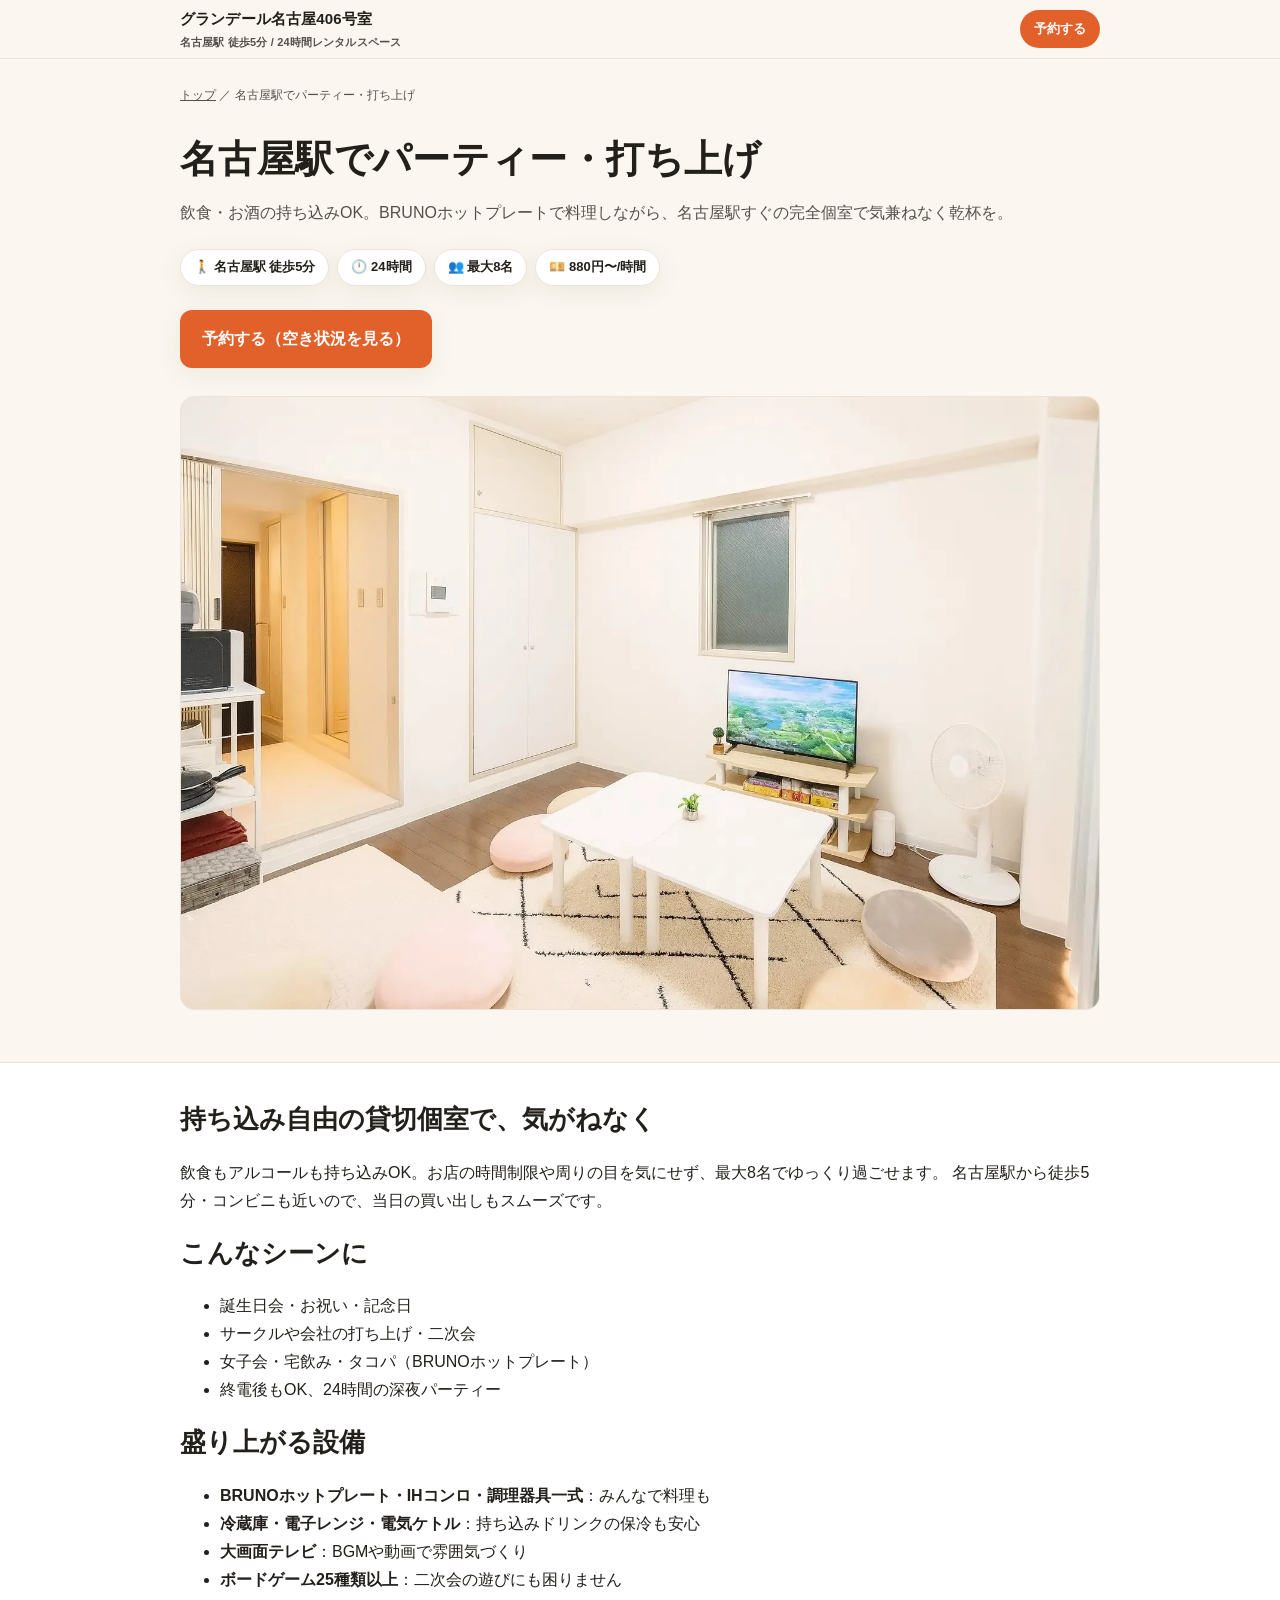
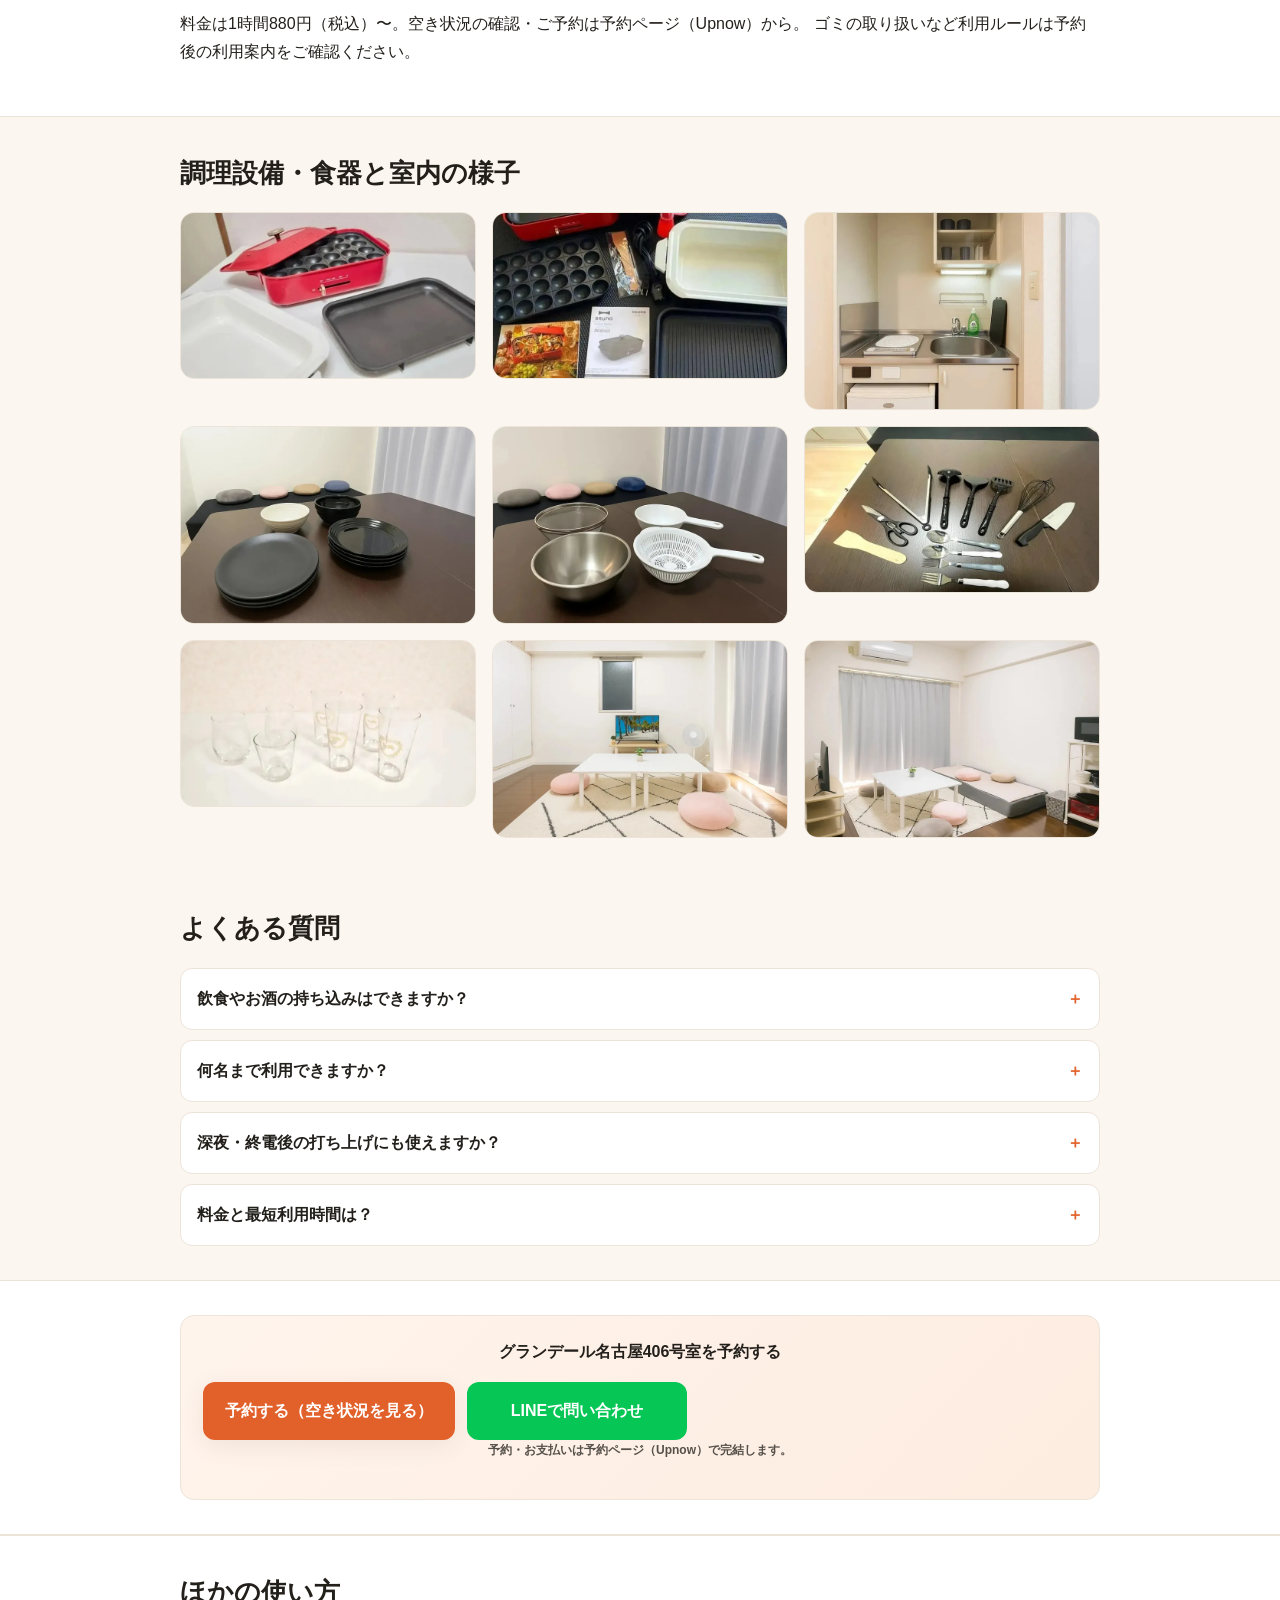
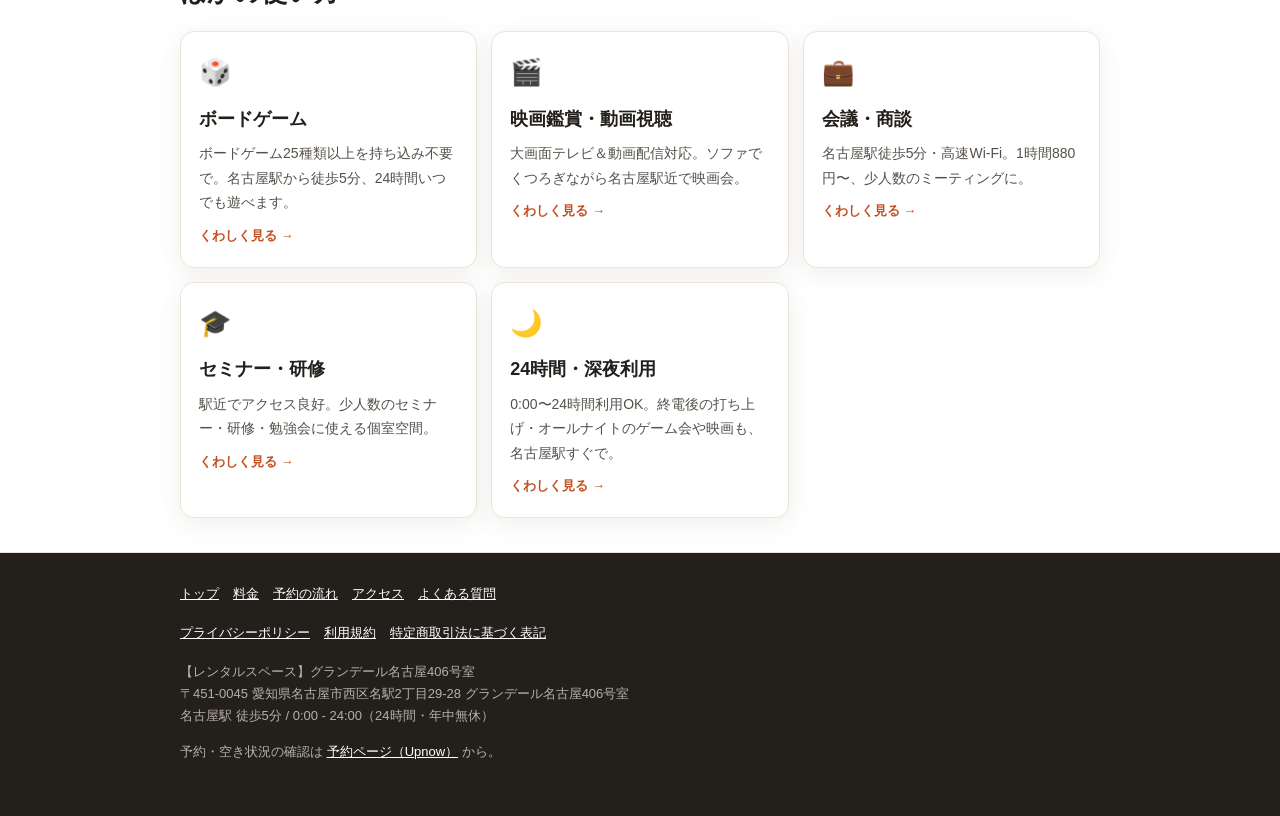
<file: use/party/index.html>
<!DOCTYPE html><html lang="ja"> <head><meta charset="utf-8"><meta name="viewport" content="width=device-width, initial-scale=1"><title>名古屋駅でパーティー・打ち上げ｜グランデール名古屋406号室（最大8名・飲食持込OK）</title><meta name="description" content="名古屋駅徒歩5分の貸切個室でパーティー・打ち上げ・誕生日会。最大8名、飲食＆アルコール持込OK、BRUNOホットプレートで料理も。24時間・深夜利用可。1時間880円〜。"><link rel="canonical" href="https://tianyexiangping-dot.github.io/use/party/"><meta name="google-site-verification" content="y3mXHFp8AO9TT19Mk0bp6EM0jD86_o9ZeBWgyn6lhTE"><!-- OGP / Twitter --><meta property="og:type" content="article"><meta property="og:site_name" content="グランデール名古屋406号室"><meta property="og:title" content="名古屋駅でパーティー・打ち上げ｜グランデール名古屋406号室（最大8名・飲食持込OK）"><meta property="og:description" content="名古屋駅徒歩5分の貸切個室でパーティー・打ち上げ・誕生日会。最大8名、飲食＆アルコール持込OK、BRUNOホットプレートで料理も。24時間・深夜利用可。1時間880円〜。"><meta property="og:url" content="https://tianyexiangping-dot.github.io/use/party/"><meta property="og:image" content="https://tianyexiangping-dot.github.io/og.png"><meta property="og:locale" content="ja_JP"><meta name="twitter:card" content="summary_large_image"><meta name="theme-color" content="#e2612b"><link rel="icon" href="/favicon.svg" type="image/svg+xml"><link rel="apple-touch-icon" href="/favicon.svg"><script type="application/ld+json">{"@context":"https://schema.org","@type":"LocalBusiness","name":"【レンタルスペース】グランデール名古屋406号室","alternateName":"グランデール名古屋406号室","description":"名古屋駅徒歩5分の貸切個室でパーティー・打ち上げ・誕生日会。最大8名、飲食＆アルコール持込OK、BRUNOホットプレートで料理も。24時間・深夜利用可。1時間880円〜。","url":"https://tianyexiangping-dot.github.io","image":"https://tianyexiangping-dot.github.io/og.png","address":{"@type":"PostalAddress","postalCode":"451-0045","addressRegion":"愛知県","addressLocality":"名古屋市西区","streetAddress":"名駅2丁目29-28 グランデール名古屋406号室","addressCountry":"JP"},"areaServed":"名古屋市","hasMap":"https://www.google.com/maps/search/?api=1&query=%E6%84%9B%E7%9F%A5%E7%9C%8C%E5%90%8D%E5%8F%A4%E5%B1%8B%E5%B8%82%E8%A5%BF%E5%8C%BA%E5%90%8D%E9%A7%852%E4%B8%81%E7%9B%AE29-28","sameAs":["https://upnow.jp/kakeru/grandeur406"],"maximumAttendeeCapacity":8,"openingHoursSpecification":{"@type":"OpeningHoursSpecification","dayOfWeek":["Monday","Tuesday","Wednesday","Thursday","Friday","Saturday","Sunday"],"opens":"00:00","closes":"23:59"},"amenityFeature":[{"@type":"LocationFeatureSpecification","name":"ボードゲーム25種類以上","value":true},{"@type":"LocationFeatureSpecification","name":"大画面テレビ（地デジ・動画配信対応）","value":true},{"@type":"LocationFeatureSpecification","name":"高速Wi-Fi完備","value":true},{"@type":"LocationFeatureSpecification","name":"IHコンロ・BRUNOホットプレート","value":true},{"@type":"LocationFeatureSpecification","name":"冷蔵庫・電子レンジ・電気ケトル","value":true},{"@type":"LocationFeatureSpecification","name":"調理器具一式","value":true},{"@type":"LocationFeatureSpecification","name":"ソファー","value":true},{"@type":"LocationFeatureSpecification","name":"飲食・アルコール持ち込みOK","value":true}],"priceRange":"¥880〜/時間","makesOffer":{"@type":"Offer","url":"https://upnow.jp/kakeru/grandeur406","availability":"https://schema.org/InStock","priceSpecification":{"@type":"UnitPriceSpecification","price":880,"priceCurrency":"JPY","unitCode":"HUR","referenceQuantity":{"@type":"QuantitativeValue","value":1,"unitCode":"HUR"}}},"potentialAction":{"@type":"ReserveAction","target":"https://upnow.jp/kakeru/grandeur406"}}</script><script type="application/ld+json">[{"@context":"https://schema.org","@type":"BreadcrumbList","itemListElement":[{"@type":"ListItem","position":1,"name":"トップ","item":"https://tianyexiangping-dot.github.io/"},{"@type":"ListItem","position":2,"name":"名古屋駅でパーティー・打ち上げ","item":"https://tianyexiangping-dot.github.io/use/party/"}]},{"@context":"https://schema.org","@type":"FAQPage","mainEntity":[{"@type":"Question","name":"飲食やお酒の持ち込みはできますか？","acceptedAnswer":{"@type":"Answer","text":"はい、飲食・アルコールの持ち込みが可能です。BRUNOホットプレート・IHコンロ・調理器具一式・冷蔵庫・電子レンジもご用意しています。"}},{"@type":"Question","name":"何名まで利用できますか？","acceptedAnswer":{"@type":"Answer","text":"最大8名までご利用いただけます（広さ21㎡の完全個室）。"}},{"@type":"Question","name":"深夜・終電後の打ち上げにも使えますか？","acceptedAnswer":{"@type":"Answer","text":"0:00〜24時間ご利用可能なので、終電を気にせず二次会・オールナイトの打ち上げにもご利用いただけます。"}},{"@type":"Question","name":"料金と最短利用時間は？","acceptedAnswer":{"@type":"Answer","text":"1時間880円（税込）〜、最短1時間から。予約・お支払いは予約ページ（Upnow）で完結します。"}}]}]</script><script async src="https://www.googletagmanager.com/gtag/js?id=G-G5Q10JZ36D"></script><script>(function(){const GA_MEASUREMENT_ID = "G-G5Q10JZ36D";

        // NOTE: define:vars はスクリプトをブロックスコープで包むため、
        // `function gtag(){}` ではグローバル(window.gtag)にならない。
        // CV計測(upnow_click等)は window.gtag 経由で送るため、必ず window に代入する。
        window.dataLayer = window.dataLayer || [];
        window.gtag = function () { window.dataLayer.push(arguments); };
        window.gtag('js', new Date());
        window.gtag('config', GA_MEASUREMENT_ID);
      })();</script><!--
    CV計測（GA4未設定でも安全に動作）。
    data-cta="upnow|line" を持つリンクのクリックを委譲で捕捉し、
    gtag があれば送信、無ければ dataLayer に積むだけ（エラーにしない）。
    GA_MEASUREMENT_ID を consts.ts に入れた時点でそのまま計測が始まる。
  --><script>(function(){const EVENT_UPNOW = "upnow_click";
const EVENT_LINE = "line_click";

    (function () {
      window.dataLayer = window.dataLayer || [];
      function track(name, params) {
        try {
          if (typeof window.gtag === 'function') {
            window.gtag('event', name, params);
          } else {
            window.dataLayer.push(Object.assign({ event: name }, params));
          }
        } catch (e) { /* 計測失敗でユーザー操作を妨げない */ }
      }
      document.addEventListener('click', function (e) {
        var el = e.target && e.target.closest ? e.target.closest('[data-cta]') : null;
        if (!el) return;
        var kind = el.getAttribute('data-cta');
        var name = kind === 'line' ? EVENT_LINE : kind === 'upnow' ? EVENT_UPNOW : null;
        if (!name) return;
        track(name, {
          cta_location: el.getAttribute('data-cta-loc') || 'unknown',
          page_path: location.pathname,
          link_url: el.getAttribute('href') || '',
        });
      }, { passive: true });
    })();
  })();</script><link rel="stylesheet" href="/_astro/legal.QmXPQ1Qb.css"></head> <body> <header class="site-header"> <div class="container bar"> <a class="brand" href="/">グランデール名古屋406号室<small>名古屋駅 徒歩5分 / 24時間レンタルスペース</small></a> <a class="header-cta" href="https://upnow.jp/kakeru/grandeur406" target="_blank" rel="noopener" data-cta="upnow" data-cta-loc="header">予約する</a> </div> </header> <main>  <div class="container"> <p class="breadcrumb"><a href="/">トップ</a> ／ 名古屋駅でパーティー・打ち上げ</p> </div> <section class="hero" style="padding-top:16px;"> <div class="container"> <h1>名古屋駅でパーティー・打ち上げ</h1> <p class="sub">飲食・お酒の持ち込みOK。BRUNOホットプレートで料理しながら、名古屋駅すぐの完全個室で気兼ねなく乾杯を。</p> <ul class="badges"> <li class="badge">🚶 名古屋駅 徒歩5分</li> <li class="badge">🕛 24時間</li> <li class="badge">👥 最大8名</li> <li class="badge">💴 880円〜/時間</li> </ul> <div class="cta-row"> <a class="btn btn-primary" href="https://upnow.jp/kakeru/grandeur406" target="_blank" rel="noopener" data-cta="upnow" data-cta-loc="usecase_hero_party">予約する（空き状況を見る）</a> </div> </div> </section> <section style="padding-top:0;"> <div class="container"> <figure class="photo"> <picture> <source type="image/webp" srcset="/photos/room-overview-768.webp 768w, /photos/room-overview-1536.webp 1536w" sizes="(min-width: 720px) 900px, 100vw"> <img src="/photos/room-overview-1536.jpg" alt="キッチン家電棚まで見渡せるグランデール名古屋406号室の広角写真" width="1536" height="1024" loading="eager" decoding="sync" fetchpriority="high"> </picture>  </figure> </div> </section><section class="section-alt"> <div class="container">  <h2>持ち込み自由の貸切個室で、気がねなく</h2> <p>
飲食もアルコールも持ち込みOK。お店の時間制限や周りの目を気にせず、最大8名でゆっくり過ごせます。
    名古屋駅から徒歩5分・コンビニも近いので、当日の買い出しもスムーズです。
</p> <h2>こんなシーンに</h2> <ul> <li>誕生日会・お祝い・記念日</li> <li>サークルや会社の打ち上げ・二次会</li> <li>女子会・宅飲み・タコパ（BRUNOホットプレート）</li> <li>終電後もOK、24時間の深夜パーティー</li> </ul> <h2>盛り上がる設備</h2> <ul> <li><strong>BRUNOホットプレート・IHコンロ・調理器具一式</strong>：みんなで料理も</li> <li><strong>冷蔵庫・電子レンジ・電気ケトル</strong>：持ち込みドリンクの保冷も安心</li> <li><strong>大画面テレビ</strong>：BGMや動画で雰囲気づくり</li> <li><strong>ボードゲーム25種類以上</strong>：二次会の遊びにも困りません</li> </ul> <p>
料金は1時間880円（税込）〜。空き状況の確認・ご予約は予約ページ（Upnow）から。
    ゴミの取り扱いなど利用ルールは予約後の利用案内をご確認ください。
</p>  </div> </section> <section> <div class="container"> <h2>調理設備・食器と室内の様子</h2> <div class="gallery"> <figure class="photo"> <picture> <source type="image/webp" srcset="/photos/bruno-768.webp 768w, /photos/bruno-1280.webp 1280w" sizes="(min-width: 720px) 340px, 100vw"> <img src="/photos/bruno-1280.jpg" alt="グランデール名古屋406号室に備え付けのBRUNOホットプレートとたこ焼きプレート" width="1280" height="720" loading="lazy" decoding="async" fetchpriority="auto"> </picture>  </figure><figure class="photo"> <picture> <source type="image/webp" srcset="/photos/bruno-parts-768.webp 768w, /photos/bruno-parts-1280.webp 1280w" sizes="(min-width: 720px) 340px, 100vw"> <img src="/photos/bruno-parts-1280.jpg" alt="BRUNOホットプレートの付属プレート一式" width="1280" height="720" loading="lazy" decoding="async" fetchpriority="auto"> </picture>  </figure><figure class="photo"> <picture> <source type="image/webp" srcset="/photos/kitchen-768.webp 768w, /photos/kitchen-1536.webp 1536w" sizes="(min-width: 720px) 340px, 100vw"> <img src="/photos/kitchen-1536.jpg" alt="IHコンロ・シンク・冷蔵庫・食器棚を備えたグランデール名古屋406号室のキッチン" width="1536" height="1024" loading="lazy" decoding="async" fetchpriority="auto"> </picture>  </figure><figure class="photo"> <picture> <source type="image/webp" srcset="/photos/tableware-768.webp 768w, /photos/tableware-1536.webp 1536w" sizes="(min-width: 720px) 340px, 100vw"> <img src="/photos/tableware-1536.jpg" alt="備え付けの食器。皿、茶碗、ボウル" width="1536" height="1024" loading="lazy" decoding="async" fetchpriority="auto"> </picture>  </figure><figure class="photo"> <picture> <source type="image/webp" srcset="/photos/cookware-768.webp 768w, /photos/cookware-1536.webp 1536w" sizes="(min-width: 720px) 340px, 100vw"> <img src="/photos/cookware-1536.jpg" alt="備え付けのボウル、ざる、水切り" width="1536" height="1024" loading="lazy" decoding="async" fetchpriority="auto"> </picture>  </figure><figure class="photo"> <picture> <source type="image/webp" srcset="/photos/utensils-768.webp 768w, /photos/utensils-1280.webp 1280w" sizes="(min-width: 720px) 340px, 100vw"> <img src="/photos/utensils-1280.jpg" alt="備え付けの調理器具一式。包丁、トング、お玉、泡立て器、カトラリー" width="1280" height="720" loading="lazy" decoding="async" fetchpriority="auto"> </picture>  </figure><figure class="photo"> <picture> <source type="image/webp" srcset="/photos/glasses-768.webp 768w, /photos/glasses-1280.webp 1280w" sizes="(min-width: 720px) 340px, 100vw"> <img src="/photos/glasses-1280.jpg" alt="備え付けのグラス一式" width="1280" height="720" loading="lazy" decoding="async" fetchpriority="auto"> </picture>  </figure><figure class="photo"> <picture> <source type="image/webp" srcset="/photos/room-front-768.webp 768w, /photos/room-front-1536.webp 1536w" sizes="(min-width: 720px) 340px, 100vw"> <img src="/photos/room-front-1536.jpg" alt="座卓を中央に配置したグランデール名古屋406号室。正面に大画面テレビ" width="1536" height="1024" loading="lazy" decoding="async" fetchpriority="auto"> </picture>  </figure><figure class="photo"> <picture> <source type="image/webp" srcset="/photos/room-daybed-768.webp 768w, /photos/room-daybed-1536.webp 1536w" sizes="(min-width: 720px) 340px, 100vw"> <img src="/photos/room-daybed-1536.jpg" alt="カーテンとソファベッド、電子レンジ棚が見えるグランデール名古屋406号室" width="1536" height="1024" loading="lazy" decoding="async" fetchpriority="auto"> </picture>  </figure> </div> </div> </section><section> <div class="container"> <h2>よくある質問</h2> <div style="margin-top:16px;"> <div class="faq"> <details> <summary>飲食やお酒の持ち込みはできますか？</summary> <p>はい、飲食・アルコールの持ち込みが可能です。BRUNOホットプレート・IHコンロ・調理器具一式・冷蔵庫・電子レンジもご用意しています。</p> </details><details> <summary>何名まで利用できますか？</summary> <p>最大8名までご利用いただけます（広さ21㎡の完全個室）。</p> </details><details> <summary>深夜・終電後の打ち上げにも使えますか？</summary> <p>0:00〜24時間ご利用可能なので、終電を気にせず二次会・オールナイトの打ち上げにもご利用いただけます。</p> </details><details> <summary>料金と最短利用時間は？</summary> <p>1時間880円（税込）〜、最短1時間から。予約・お支払いは予約ページ（Upnow）で完結します。</p> </details> </div> </div> </div> </section><section class="section-alt"> <div class="container"> <div class="flowbar"> <p>グランデール名古屋406号室を予約する</p> <div class="cta-row"> <a class="btn btn-primary" href="https://upnow.jp/kakeru/grandeur406" target="_blank" rel="noopener" data-cta="upnow" data-cta-loc="usecase_final_party">
予約する（空き状況を見る）
</a> <a class="btn btn-line" href="https://lin.ee/rcqW9s4" target="_blank" rel="noopener" data-cta="line" data-cta-loc="usecase_final_party">LINEで問い合わせ</a> </div> <p class="btn-note">予約・お支払いは予約ページ（Upnow）で完結します。</p>  </div> </div> </section> <section class="section-alt"> <div class="container"> <h2>ほかの使い方</h2> <div class="usecases" style="margin-top:16px;"> <a class="usecase" href="/use/boardgame/"> <div class="emoji">🎲</div> <h3>ボードゲーム</h3> <p>ボードゲーム25種類以上を持ち込み不要で。名古屋駅から徒歩5分、24時間いつでも遊べます。</p> <span class="more">くわしく見る →</span> </a><a class="usecase" href="/use/movie/"> <div class="emoji">🎬</div> <h3>映画鑑賞・動画視聴</h3> <p>大画面テレビ＆動画配信対応。ソファでくつろぎながら名古屋駅近で映画会。</p> <span class="more">くわしく見る →</span> </a><a class="usecase" href="/use/meeting/"> <div class="emoji">💼</div> <h3>会議・商談</h3> <p>名古屋駅徒歩5分・高速Wi-Fi。1時間880円〜、少人数のミーティングに。</p> <span class="more">くわしく見る →</span> </a><a class="usecase" href="/use/seminar/"> <div class="emoji">🎓</div> <h3>セミナー・研修</h3> <p>駅近でアクセス良好。少人数のセミナー・研修・勉強会に使える個室空間。</p> <span class="more">くわしく見る →</span> </a><a class="usecase" href="/use/night/"> <div class="emoji">🌙</div> <h3>24時間・深夜利用</h3> <p>0:00〜24時間利用OK。終電後の打ち上げ・オールナイトのゲーム会や映画も、名古屋駅すぐで。</p> <span class="more">くわしく見る →</span> </a> </div> </div> </section>  </main> <footer class="site-footer"> <div class="container"> <nav> <a href="/">トップ</a> <a href="/#price">料金</a> <a href="/#flow">予約の流れ</a> <a href="/#access">アクセス</a> <a href="/#faq">よくある質問</a> </nav> <nav> <a href="/privacy/">プライバシーポリシー</a> <a href="/terms/">利用規約</a> <a href="/legal/">特定商取引法に基づく表記</a> </nav> <p class="addr"> 【レンタルスペース】グランデール名古屋406号室<br> 〒451-0045 愛知県名古屋市西区名駅2丁目29-28 グランデール名古屋406号室<br> 名古屋駅 徒歩5分 / 0:00 - 24:00（24時間・年中無休） </p> <p class="addr" style="margin-top:14px;">
予約・空き状況の確認は <a href="https://upnow.jp/kakeru/grandeur406" target="_blank" rel="noopener" data-cta="upnow" data-cta-loc="footer">予約ページ（Upnow）</a> から。
</p> </div> </footer> <!-- モバイル下部固定CTA --> <div class="mobile-cta"> <a class="btn btn-primary" href="https://upnow.jp/kakeru/grandeur406" target="_blank" rel="noopener" data-cta="upnow" data-cta-loc="mobile_sticky">予約する</a> <a class="btn btn-line" href="https://lin.ee/rcqW9s4" target="_blank" rel="noopener" data-cta="line" data-cta-loc="mobile_sticky">LINEで相談</a> </div> </body></html>
</file>
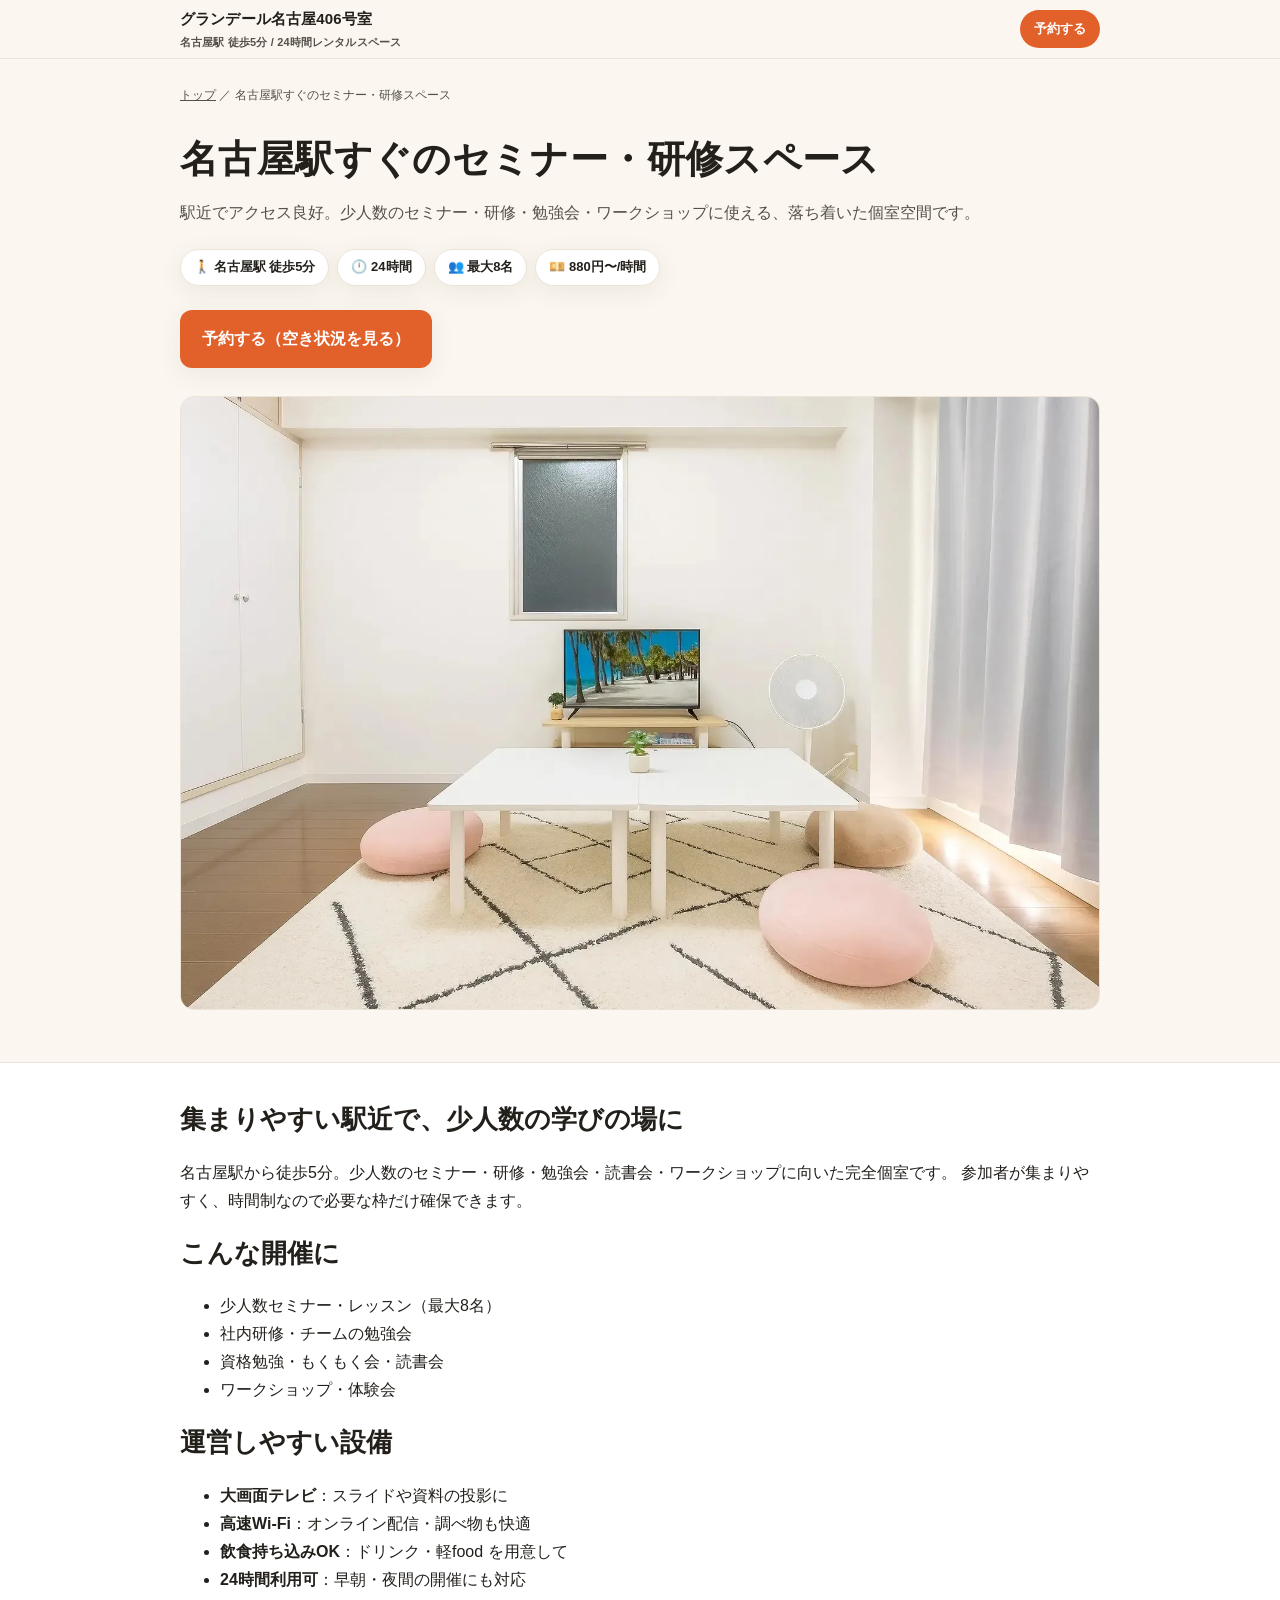
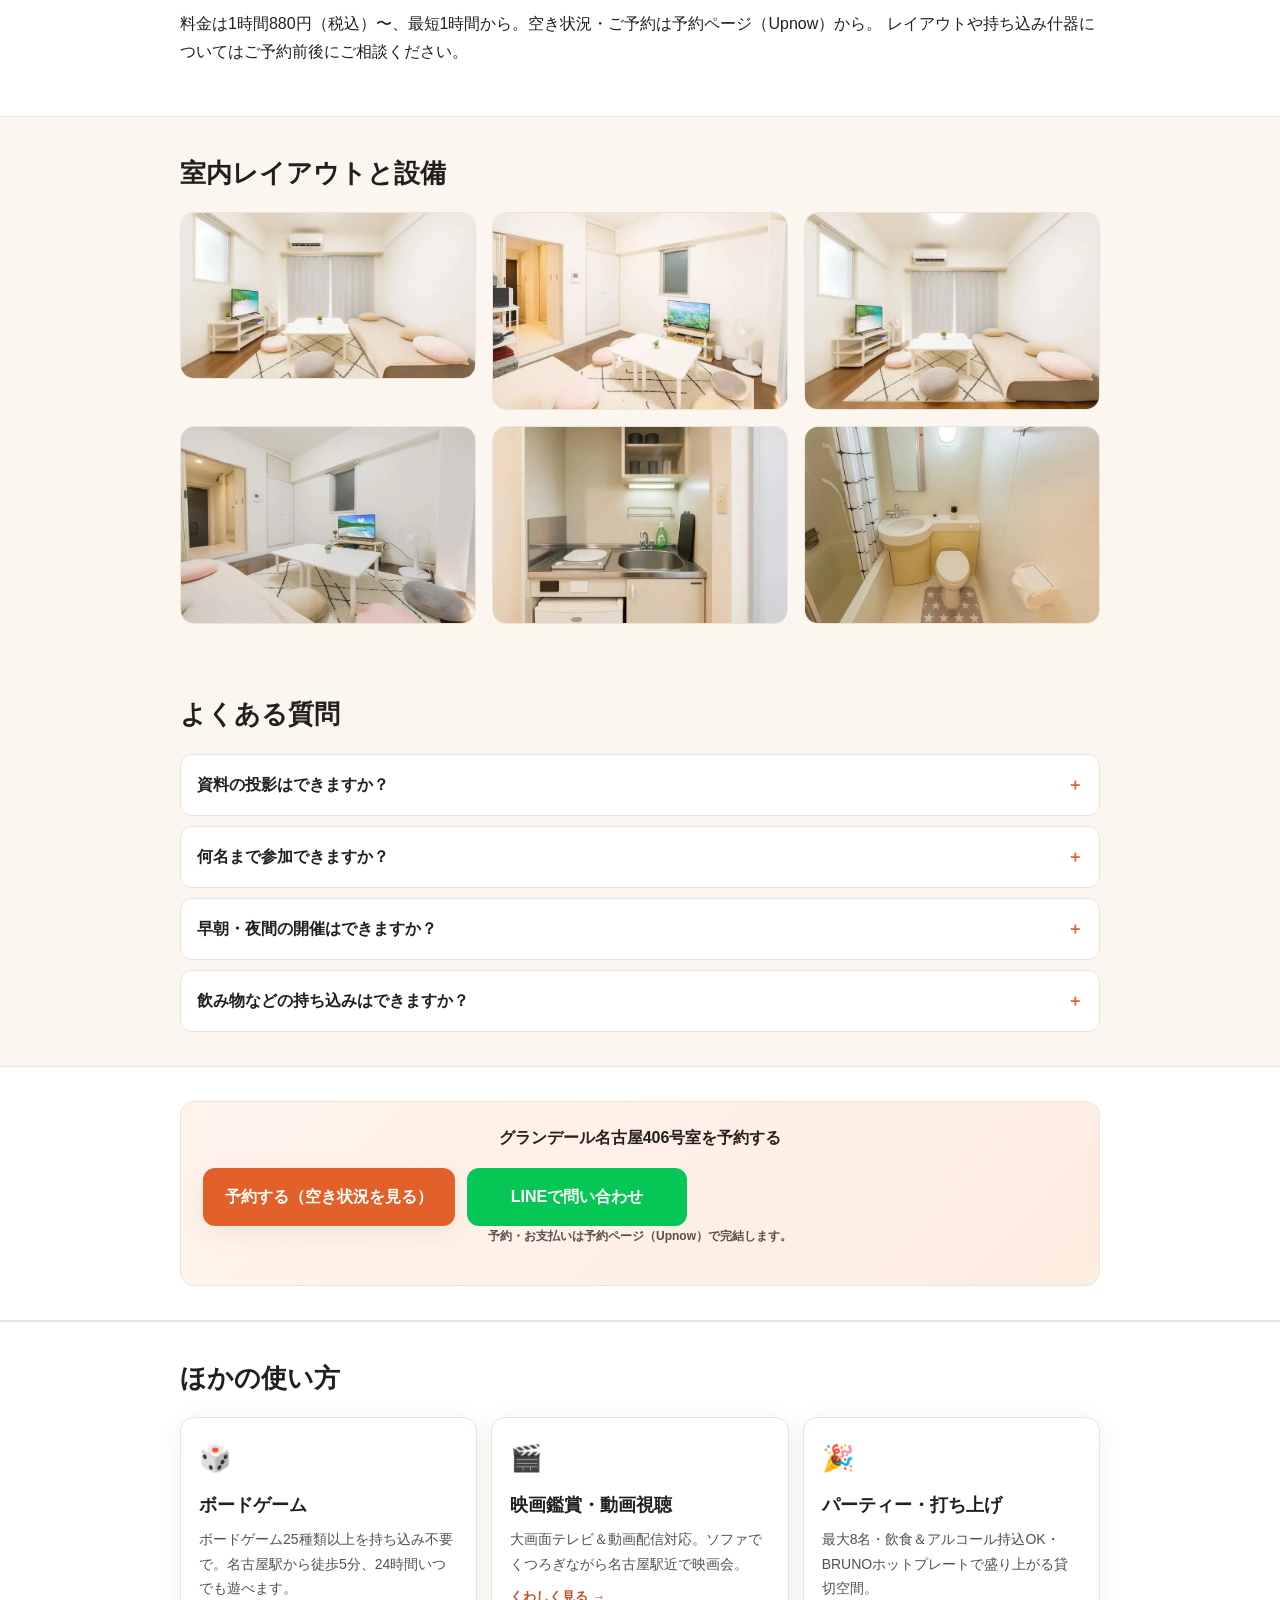
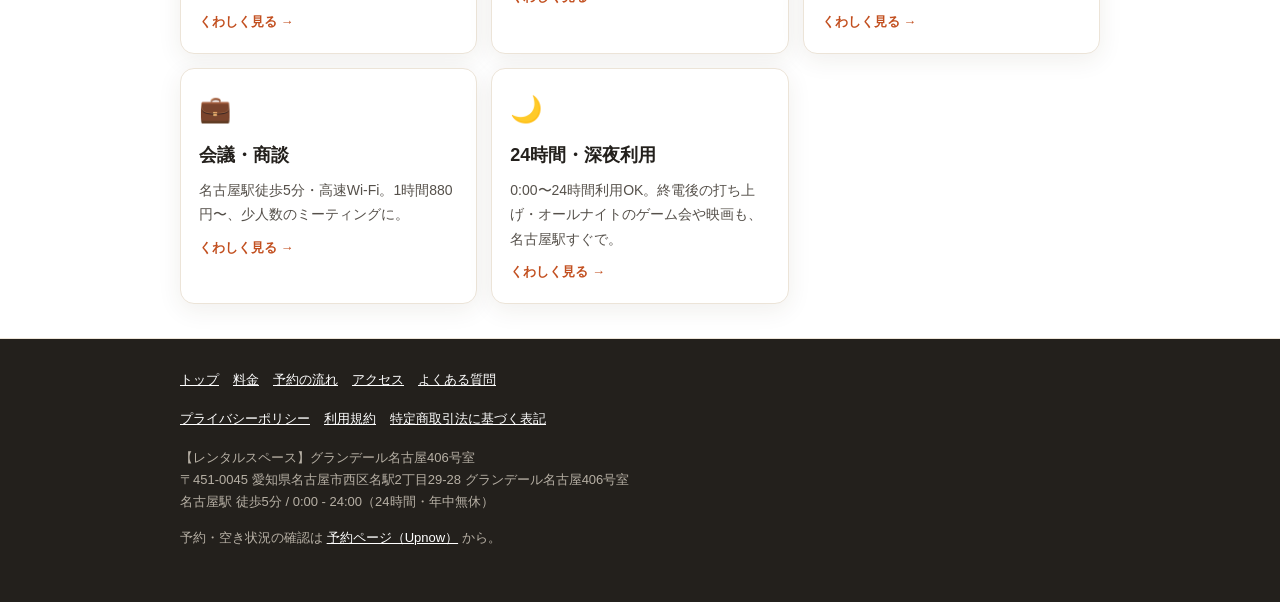
<file: use/seminar/index.html>
<!DOCTYPE html><html lang="ja"> <head><meta charset="utf-8"><meta name="viewport" content="width=device-width, initial-scale=1"><title>名古屋駅でセミナー・研修・勉強会｜グランデール名古屋406号室（駅5分・少人数）</title><meta name="description" content="名古屋駅徒歩5分の貸切個室で、少人数のセミナー・研修・勉強会・ワークショップ。最大8名、高速Wi-Fi・大画面テレビ完備。24時間・1時間880円〜。"><link rel="canonical" href="https://tianyexiangping-dot.github.io/use/seminar/"><meta name="google-site-verification" content="y3mXHFp8AO9TT19Mk0bp6EM0jD86_o9ZeBWgyn6lhTE"><!-- OGP / Twitter --><meta property="og:type" content="article"><meta property="og:site_name" content="グランデール名古屋406号室"><meta property="og:title" content="名古屋駅でセミナー・研修・勉強会｜グランデール名古屋406号室（駅5分・少人数）"><meta property="og:description" content="名古屋駅徒歩5分の貸切個室で、少人数のセミナー・研修・勉強会・ワークショップ。最大8名、高速Wi-Fi・大画面テレビ完備。24時間・1時間880円〜。"><meta property="og:url" content="https://tianyexiangping-dot.github.io/use/seminar/"><meta property="og:image" content="https://tianyexiangping-dot.github.io/og.png"><meta property="og:locale" content="ja_JP"><meta name="twitter:card" content="summary_large_image"><meta name="theme-color" content="#e2612b"><link rel="icon" href="/favicon.svg" type="image/svg+xml"><link rel="apple-touch-icon" href="/favicon.svg"><script type="application/ld+json">{"@context":"https://schema.org","@type":"LocalBusiness","name":"【レンタルスペース】グランデール名古屋406号室","alternateName":"グランデール名古屋406号室","description":"名古屋駅徒歩5分の貸切個室で、少人数のセミナー・研修・勉強会・ワークショップ。最大8名、高速Wi-Fi・大画面テレビ完備。24時間・1時間880円〜。","url":"https://tianyexiangping-dot.github.io","image":"https://tianyexiangping-dot.github.io/og.png","address":{"@type":"PostalAddress","postalCode":"451-0045","addressRegion":"愛知県","addressLocality":"名古屋市西区","streetAddress":"名駅2丁目29-28 グランデール名古屋406号室","addressCountry":"JP"},"areaServed":"名古屋市","hasMap":"https://www.google.com/maps/search/?api=1&query=%E6%84%9B%E7%9F%A5%E7%9C%8C%E5%90%8D%E5%8F%A4%E5%B1%8B%E5%B8%82%E8%A5%BF%E5%8C%BA%E5%90%8D%E9%A7%852%E4%B8%81%E7%9B%AE29-28","sameAs":["https://upnow.jp/kakeru/grandeur406"],"maximumAttendeeCapacity":8,"openingHoursSpecification":{"@type":"OpeningHoursSpecification","dayOfWeek":["Monday","Tuesday","Wednesday","Thursday","Friday","Saturday","Sunday"],"opens":"00:00","closes":"23:59"},"amenityFeature":[{"@type":"LocationFeatureSpecification","name":"ボードゲーム25種類以上","value":true},{"@type":"LocationFeatureSpecification","name":"大画面テレビ（地デジ・動画配信対応）","value":true},{"@type":"LocationFeatureSpecification","name":"高速Wi-Fi完備","value":true},{"@type":"LocationFeatureSpecification","name":"IHコンロ・BRUNOホットプレート","value":true},{"@type":"LocationFeatureSpecification","name":"冷蔵庫・電子レンジ・電気ケトル","value":true},{"@type":"LocationFeatureSpecification","name":"調理器具一式","value":true},{"@type":"LocationFeatureSpecification","name":"ソファー","value":true},{"@type":"LocationFeatureSpecification","name":"飲食・アルコール持ち込みOK","value":true}],"priceRange":"¥880〜/時間","makesOffer":{"@type":"Offer","url":"https://upnow.jp/kakeru/grandeur406","availability":"https://schema.org/InStock","priceSpecification":{"@type":"UnitPriceSpecification","price":880,"priceCurrency":"JPY","unitCode":"HUR","referenceQuantity":{"@type":"QuantitativeValue","value":1,"unitCode":"HUR"}}},"potentialAction":{"@type":"ReserveAction","target":"https://upnow.jp/kakeru/grandeur406"}}</script><script type="application/ld+json">[{"@context":"https://schema.org","@type":"BreadcrumbList","itemListElement":[{"@type":"ListItem","position":1,"name":"トップ","item":"https://tianyexiangping-dot.github.io/"},{"@type":"ListItem","position":2,"name":"名古屋駅すぐのセミナー・研修スペース","item":"https://tianyexiangping-dot.github.io/use/seminar/"}]},{"@context":"https://schema.org","@type":"FAQPage","mainEntity":[{"@type":"Question","name":"資料の投影はできますか？","acceptedAnswer":{"@type":"Answer","text":"大画面テレビがあり、スライドや資料の投影・画面共有にご利用いただけます。高速Wi-Fiも完備しています。"}},{"@type":"Question","name":"何名まで参加できますか？","acceptedAnswer":{"@type":"Answer","text":"最大8名までの少人数開催に向いた個室です（広さ21㎡）。"}},{"@type":"Question","name":"早朝・夜間の開催はできますか？","acceptedAnswer":{"@type":"Answer","text":"0:00〜24時間ご利用可能なので、業務前後や夜間の勉強会・研修にも対応できます。"}},{"@type":"Question","name":"飲み物などの持ち込みはできますか？","acceptedAnswer":{"@type":"Answer","text":"飲食の持ち込みが可能です。ドリンクや軽food を用意して開催いただけます。"}}]}]</script><script async src="https://www.googletagmanager.com/gtag/js?id=G-G5Q10JZ36D"></script><script>(function(){const GA_MEASUREMENT_ID = "G-G5Q10JZ36D";

        // NOTE: define:vars はスクリプトをブロックスコープで包むため、
        // `function gtag(){}` ではグローバル(window.gtag)にならない。
        // CV計測(upnow_click等)は window.gtag 経由で送るため、必ず window に代入する。
        window.dataLayer = window.dataLayer || [];
        window.gtag = function () { window.dataLayer.push(arguments); };
        window.gtag('js', new Date());
        window.gtag('config', GA_MEASUREMENT_ID);
      })();</script><!--
    CV計測（GA4未設定でも安全に動作）。
    data-cta="upnow|line" を持つリンクのクリックを委譲で捕捉し、
    gtag があれば送信、無ければ dataLayer に積むだけ（エラーにしない）。
    GA_MEASUREMENT_ID を consts.ts に入れた時点でそのまま計測が始まる。
  --><script>(function(){const EVENT_UPNOW = "upnow_click";
const EVENT_LINE = "line_click";

    (function () {
      window.dataLayer = window.dataLayer || [];
      function track(name, params) {
        try {
          if (typeof window.gtag === 'function') {
            window.gtag('event', name, params);
          } else {
            window.dataLayer.push(Object.assign({ event: name }, params));
          }
        } catch (e) { /* 計測失敗でユーザー操作を妨げない */ }
      }
      document.addEventListener('click', function (e) {
        var el = e.target && e.target.closest ? e.target.closest('[data-cta]') : null;
        if (!el) return;
        var kind = el.getAttribute('data-cta');
        var name = kind === 'line' ? EVENT_LINE : kind === 'upnow' ? EVENT_UPNOW : null;
        if (!name) return;
        track(name, {
          cta_location: el.getAttribute('data-cta-loc') || 'unknown',
          page_path: location.pathname,
          link_url: el.getAttribute('href') || '',
        });
      }, { passive: true });
    })();
  })();</script><link rel="stylesheet" href="/_astro/legal.QmXPQ1Qb.css"></head> <body> <header class="site-header"> <div class="container bar"> <a class="brand" href="/">グランデール名古屋406号室<small>名古屋駅 徒歩5分 / 24時間レンタルスペース</small></a> <a class="header-cta" href="https://upnow.jp/kakeru/grandeur406" target="_blank" rel="noopener" data-cta="upnow" data-cta-loc="header">予約する</a> </div> </header> <main>  <div class="container"> <p class="breadcrumb"><a href="/">トップ</a> ／ 名古屋駅すぐのセミナー・研修スペース</p> </div> <section class="hero" style="padding-top:16px;"> <div class="container"> <h1>名古屋駅すぐのセミナー・研修スペース</h1> <p class="sub">駅近でアクセス良好。少人数のセミナー・研修・勉強会・ワークショップに使える、落ち着いた個室空間です。</p> <ul class="badges"> <li class="badge">🚶 名古屋駅 徒歩5分</li> <li class="badge">🕛 24時間</li> <li class="badge">👥 最大8名</li> <li class="badge">💴 880円〜/時間</li> </ul> <div class="cta-row"> <a class="btn btn-primary" href="https://upnow.jp/kakeru/grandeur406" target="_blank" rel="noopener" data-cta="upnow" data-cta-loc="usecase_hero_seminar">予約する（空き状況を見る）</a> </div> </div> </section> <section style="padding-top:0;"> <div class="container"> <figure class="photo"> <picture> <source type="image/webp" srcset="/photos/room-front-768.webp 768w, /photos/room-front-1536.webp 1536w" sizes="(min-width: 720px) 900px, 100vw"> <img src="/photos/room-front-1536.jpg" alt="座卓を中央に配置したグランデール名古屋406号室。正面に大画面テレビ" width="1536" height="1024" loading="eager" decoding="sync" fetchpriority="high"> </picture>  </figure> </div> </section><section class="section-alt"> <div class="container">  <h2>集まりやすい駅近で、少人数の学びの場に</h2> <p>
名古屋駅から徒歩5分。少人数のセミナー・研修・勉強会・読書会・ワークショップに向いた完全個室です。
    参加者が集まりやすく、時間制なので必要な枠だけ確保できます。
</p> <h2>こんな開催に</h2> <ul> <li>少人数セミナー・レッスン（最大8名）</li> <li>社内研修・チームの勉強会</li> <li>資格勉強・もくもく会・読書会</li> <li>ワークショップ・体験会</li> </ul> <h2>運営しやすい設備</h2> <ul> <li><strong>大画面テレビ</strong>：スライドや資料の投影に</li> <li><strong>高速Wi-Fi</strong>：オンライン配信・調べ物も快適</li> <li><strong>飲食持ち込みOK</strong>：ドリンク・軽food を用意して</li> <li><strong>24時間利用可</strong>：早朝・夜間の開催にも対応</li> </ul> <p>
料金は1時間880円（税込）〜、最短1時間から。空き状況・ご予約は予約ページ（Upnow）から。
    レイアウトや持ち込み什器についてはご予約前後にご相談ください。
</p>  </div> </section> <section> <div class="container"> <h2>室内レイアウトと設備</h2> <div class="gallery"> <figure class="photo"> <picture> <source type="image/webp" srcset="/photos/room-wide-768.webp 768w, /photos/room-wide-1535.webp 1535w" sizes="(min-width: 720px) 340px, 100vw"> <img src="/photos/room-wide-1535.jpg" alt="グランデール名古屋406号室の室内全景。大画面テレビ、ローテーブル、ソファベッドを備えた明るい貸切スペース" width="1535" height="863" loading="lazy" decoding="async" fetchpriority="auto"> </picture>  </figure><figure class="photo"> <picture> <source type="image/webp" srcset="/photos/room-overview-768.webp 768w, /photos/room-overview-1536.webp 1536w" sizes="(min-width: 720px) 340px, 100vw"> <img src="/photos/room-overview-1536.jpg" alt="キッチン家電棚まで見渡せるグランデール名古屋406号室の広角写真" width="1536" height="1024" loading="lazy" decoding="async" fetchpriority="auto"> </picture>  </figure><figure class="photo"> <picture> <source type="image/webp" srcset="/photos/room-tv-daybed-768.webp 768w, /photos/room-tv-daybed-1536.webp 1536w" sizes="(min-width: 720px) 340px, 100vw"> <img src="/photos/room-tv-daybed-1536.jpg" alt="大画面テレビとソファベッドが並ぶグランデール名古屋406号室の室内" width="1536" height="1024" loading="lazy" decoding="async" fetchpriority="auto"> </picture>  </figure><figure class="photo"> <picture> <source type="image/webp" srcset="/photos/room-entrance-768.webp 768w, /photos/room-entrance-1536.webp 1536w" sizes="(min-width: 720px) 340px, 100vw"> <img src="/photos/room-entrance-1536.jpg" alt="玄関・クローゼット側から見たグランデール名古屋406号室の室内" width="1536" height="1024" loading="lazy" decoding="async" fetchpriority="auto"> </picture>  </figure><figure class="photo"> <picture> <source type="image/webp" srcset="/photos/kitchen-768.webp 768w, /photos/kitchen-1536.webp 1536w" sizes="(min-width: 720px) 340px, 100vw"> <img src="/photos/kitchen-1536.jpg" alt="IHコンロ・シンク・冷蔵庫・食器棚を備えたグランデール名古屋406号室のキッチン" width="1536" height="1024" loading="lazy" decoding="async" fetchpriority="auto"> </picture>  </figure><figure class="photo"> <picture> <source type="image/webp" srcset="/photos/washroom-768.webp 768w, /photos/washroom-1536.webp 1536w" sizes="(min-width: 720px) 340px, 100vw"> <img src="/photos/washroom-1536.jpg" alt="グランデール名古屋406号室のトイレ・洗面・浴室" width="1536" height="1024" loading="lazy" decoding="async" fetchpriority="auto"> </picture>  </figure> </div> </div> </section><section> <div class="container"> <h2>よくある質問</h2> <div style="margin-top:16px;"> <div class="faq"> <details> <summary>資料の投影はできますか？</summary> <p>大画面テレビがあり、スライドや資料の投影・画面共有にご利用いただけます。高速Wi-Fiも完備しています。</p> </details><details> <summary>何名まで参加できますか？</summary> <p>最大8名までの少人数開催に向いた個室です（広さ21㎡）。</p> </details><details> <summary>早朝・夜間の開催はできますか？</summary> <p>0:00〜24時間ご利用可能なので、業務前後や夜間の勉強会・研修にも対応できます。</p> </details><details> <summary>飲み物などの持ち込みはできますか？</summary> <p>飲食の持ち込みが可能です。ドリンクや軽food を用意して開催いただけます。</p> </details> </div> </div> </div> </section><section class="section-alt"> <div class="container"> <div class="flowbar"> <p>グランデール名古屋406号室を予約する</p> <div class="cta-row"> <a class="btn btn-primary" href="https://upnow.jp/kakeru/grandeur406" target="_blank" rel="noopener" data-cta="upnow" data-cta-loc="usecase_final_seminar">
予約する（空き状況を見る）
</a> <a class="btn btn-line" href="https://lin.ee/rcqW9s4" target="_blank" rel="noopener" data-cta="line" data-cta-loc="usecase_final_seminar">LINEで問い合わせ</a> </div> <p class="btn-note">予約・お支払いは予約ページ（Upnow）で完結します。</p>  </div> </div> </section> <section class="section-alt"> <div class="container"> <h2>ほかの使い方</h2> <div class="usecases" style="margin-top:16px;"> <a class="usecase" href="/use/boardgame/"> <div class="emoji">🎲</div> <h3>ボードゲーム</h3> <p>ボードゲーム25種類以上を持ち込み不要で。名古屋駅から徒歩5分、24時間いつでも遊べます。</p> <span class="more">くわしく見る →</span> </a><a class="usecase" href="/use/movie/"> <div class="emoji">🎬</div> <h3>映画鑑賞・動画視聴</h3> <p>大画面テレビ＆動画配信対応。ソファでくつろぎながら名古屋駅近で映画会。</p> <span class="more">くわしく見る →</span> </a><a class="usecase" href="/use/party/"> <div class="emoji">🎉</div> <h3>パーティー・打ち上げ</h3> <p>最大8名・飲食＆アルコール持込OK・BRUNOホットプレートで盛り上がる貸切空間。</p> <span class="more">くわしく見る →</span> </a><a class="usecase" href="/use/meeting/"> <div class="emoji">💼</div> <h3>会議・商談</h3> <p>名古屋駅徒歩5分・高速Wi-Fi。1時間880円〜、少人数のミーティングに。</p> <span class="more">くわしく見る →</span> </a><a class="usecase" href="/use/night/"> <div class="emoji">🌙</div> <h3>24時間・深夜利用</h3> <p>0:00〜24時間利用OK。終電後の打ち上げ・オールナイトのゲーム会や映画も、名古屋駅すぐで。</p> <span class="more">くわしく見る →</span> </a> </div> </div> </section>  </main> <footer class="site-footer"> <div class="container"> <nav> <a href="/">トップ</a> <a href="/#price">料金</a> <a href="/#flow">予約の流れ</a> <a href="/#access">アクセス</a> <a href="/#faq">よくある質問</a> </nav> <nav> <a href="/privacy/">プライバシーポリシー</a> <a href="/terms/">利用規約</a> <a href="/legal/">特定商取引法に基づく表記</a> </nav> <p class="addr"> 【レンタルスペース】グランデール名古屋406号室<br> 〒451-0045 愛知県名古屋市西区名駅2丁目29-28 グランデール名古屋406号室<br> 名古屋駅 徒歩5分 / 0:00 - 24:00（24時間・年中無休） </p> <p class="addr" style="margin-top:14px;">
予約・空き状況の確認は <a href="https://upnow.jp/kakeru/grandeur406" target="_blank" rel="noopener" data-cta="upnow" data-cta-loc="footer">予約ページ（Upnow）</a> から。
</p> </div> </footer> <!-- モバイル下部固定CTA --> <div class="mobile-cta"> <a class="btn btn-primary" href="https://upnow.jp/kakeru/grandeur406" target="_blank" rel="noopener" data-cta="upnow" data-cta-loc="mobile_sticky">予約する</a> <a class="btn btn-line" href="https://lin.ee/rcqW9s4" target="_blank" rel="noopener" data-cta="line" data-cta-loc="mobile_sticky">LINEで相談</a> </div> </body></html>
</file>
<file: _astro/legal.QmXPQ1Qb.css>
:root{--ink: #23201c;--ink-soft: #55504a;--cream: #fbf7f0;--card: #ffffff;--line: #ece4d8;--accent: #e2612b;--accent-dark: #c24f1f;--line-green: #06c755;--radius: 14px;--shadow: 0 6px 24px rgba(60, 45, 30, .08);--maxw: 960px}*{box-sizing:border-box}html{scroll-behavior:smooth;-webkit-text-size-adjust:100%}body{margin:0;font-family:-apple-system,BlinkMacSystemFont,Hiragino Sans,Hiragino Kaku Gothic ProN,Noto Sans JP,Meiryo,sans-serif;color:var(--ink);background:var(--cream);line-height:1.75;font-size:16px;overflow-wrap:break-word;word-break:normal}img{max-width:100%;height:auto;display:block}a{color:var(--accent-dark)}.container{width:100%;max-width:var(--maxw);margin-inline:auto;padding-inline:20px}.site-header{position:sticky;top:0;z-index:50;background:#fbf7f0eb;backdrop-filter:saturate(1.2) blur(8px);border-bottom:1px solid var(--line)}.site-header .bar{display:flex;align-items:center;justify-content:space-between;height:58px}.brand{font-weight:800;font-size:15px;letter-spacing:.01em;text-decoration:none;color:var(--ink)}.brand small{display:block;font-weight:600;font-size:11px;color:var(--ink-soft)}.header-cta{font-size:13px;font-weight:700;padding:8px 14px;border-radius:999px;background:var(--accent);color:#fff;text-decoration:none;white-space:nowrap}.hero{padding:40px 0 28px}.hero h1{font-size:clamp(24px,6.4vw,38px);line-height:1.35;margin:0 0 14px;letter-spacing:.01em}.hero .sub{font-size:16px;color:var(--ink-soft);margin:0 0 22px}.badges{display:flex;flex-wrap:wrap;gap:8px;margin:0 0 24px;padding:0;list-style:none}.badge{background:var(--card);border:1px solid var(--line);border-radius:999px;padding:6px 13px;font-size:13px;font-weight:600;box-shadow:var(--shadow)}.cta-row{display:flex;flex-wrap:wrap;gap:12px}.btn{display:inline-flex;align-items:center;justify-content:center;gap:8px;font-weight:800;font-size:16px;text-decoration:none;padding:15px 22px;border-radius:12px;min-height:52px;flex:1 1 auto;text-align:center}.btn-primary{background:var(--accent);color:#fff;box-shadow:var(--shadow)}.btn-primary:active{background:var(--accent-dark)}.btn-line{background:var(--line-green);color:#fff}.btn-ghost{background:var(--card);color:var(--ink);border:1px solid var(--line)}.btn-note{font-size:12px;color:var(--ink-soft);margin-top:8px}section{padding:34px 0}section h2{font-size:clamp(20px,5vw,26px);margin:0 0 6px}section .lead{color:var(--ink-soft);margin:0 0 22px}.section-alt{background:#fff;border-block:1px solid var(--line)}.usecases{display:grid;grid-template-columns:1fr;gap:14px}.usecase{display:block;background:var(--card);border:1px solid var(--line);border-radius:var(--radius);padding:18px;text-decoration:none;color:inherit;box-shadow:var(--shadow)}.usecase .emoji{font-size:26px}.usecase h3{margin:8px 0 6px;font-size:18px}.usecase p{margin:0;font-size:14px;color:var(--ink-soft)}.usecase .more{display:inline-block;margin-top:10px;font-size:13px;font-weight:700;color:var(--accent-dark)}.photo{margin:0 0 18px}.photo img{width:100%;height:auto;border-radius:var(--radius);border:1px solid var(--line);background:var(--card);display:block}.photo figcaption{font-size:12px;color:var(--ink-soft);margin-top:8px;text-align:center}.gallery{display:grid;grid-template-columns:1fr 1fr;gap:12px;margin-top:16px}.gallery .photo{margin:0}.gallery figcaption{font-size:11px}@media (min-width: 720px){.gallery{grid-template-columns:repeat(3,1fr);gap:16px}}.vprops{display:grid;grid-template-columns:1fr;gap:14px}.vprop{background:var(--card);border:1px solid var(--line);border-radius:var(--radius);padding:18px;box-shadow:var(--shadow)}.vprop .emoji{font-size:26px}.vprop h3{margin:8px 0 6px;font-size:17px}.vprop p{margin:0;font-size:14px;color:var(--ink-soft)}.facilities{display:grid;grid-template-columns:1fr 1fr;gap:12px;padding:0;list-style:none;margin:0}.facilities li{background:var(--card);border:1px solid var(--line);border-radius:12px;padding:14px;font-size:14px;font-weight:600;display:flex;gap:10px;align-items:center}.facilities .fi{font-size:22px;line-height:1}.price-card{background:var(--card);border:1px solid var(--line);border-radius:var(--radius);padding:24px;box-shadow:var(--shadow);text-align:center}.price-card .big{font-size:40px;font-weight:900;color:var(--accent-dark);line-height:1.1}.price-card .big small{font-size:16px;font-weight:700;color:var(--ink-soft)}.price-card .note{font-size:13px;color:var(--ink-soft);margin-top:8px}.steps{list-style:none;padding:0;margin:0;display:grid;gap:12px;counter-reset:step}.steps li{display:flex;gap:14px;align-items:flex-start;background:var(--card);border:1px solid var(--line);border-radius:var(--radius);padding:16px;box-shadow:var(--shadow)}.steps .step-n{flex:0 0 28px;width:28px;height:28px;border-radius:50%;background:var(--accent);color:#fff;font-weight:800;font-size:14px;display:flex;align-items:center;justify-content:center;margin-top:2px}.steps h3{margin:0 0 4px;font-size:16px}.steps p{margin:0;font-size:14px;color:var(--ink-soft)}.info-list{list-style:none;padding:0;margin:0;border:1px solid var(--line);border-radius:var(--radius);overflow:hidden;background:var(--card)}.info-list li{display:grid;grid-template-columns:96px 1fr;gap:12px;padding:14px 16px;border-bottom:1px solid var(--line);font-size:14px}.info-list li:last-child{border-bottom:0}.info-list dt,.info-list .k{font-weight:700;color:var(--ink-soft)}.faq{display:grid;gap:10px}.faq details{background:var(--card);border:1px solid var(--line);border-radius:12px;padding:4px 16px}.faq summary{cursor:pointer;font-weight:700;padding:12px 0;list-style:none}.faq summary::-webkit-details-marker{display:none}.faq summary:after{content:"＋";float:right;color:var(--accent);font-weight:900}.faq details[open] summary:after{content:"－"}.faq p{margin:0 0 14px;font-size:14px;color:var(--ink-soft)}.legal h2{font-size:18px;margin:28px 0 10px;padding-top:4px}.legal p{font-size:15px;margin:0 0 12px}.legal ul{font-size:15px;color:var(--ink-soft);padding-left:1.2em;margin:0 0 14px}.legal li{margin-bottom:6px}.legal .info-list{margin-bottom:14px}.flowbar{background:linear-gradient(135deg,#fff4ec,#fdece0);border:1px solid var(--line);border-radius:var(--radius);padding:22px;text-align:center}.flowbar p{margin:0 0 16px;font-weight:700}.site-footer{background:var(--ink);color:#d8d2c8;padding:30px 0 40px;font-size:13px}.site-footer a{color:#fff}.site-footer nav{display:flex;flex-wrap:wrap;gap:14px;margin-bottom:16px}.site-footer .addr{color:#b7b0a5;line-height:1.7}.mobile-cta{position:fixed;left:0;right:0;bottom:0;z-index:60;display:flex;gap:8px;padding:10px 12px calc(10px + env(safe-area-inset-bottom));background:#fffffff5;border-top:1px solid var(--line);box-shadow:0 -6px 20px #3c2d1e14}.mobile-cta .btn{min-height:46px;font-size:15px;padding:10px}body{padding-bottom:76px}.breadcrumb{font-size:12px;color:var(--ink-soft);padding:14px 0 0}.breadcrumb a{color:var(--ink-soft)}@media (min-width: 720px){.usecases,.vprops{grid-template-columns:1fr 1fr 1fr}.facilities{grid-template-columns:1fr 1fr 1fr 1fr}.cta-row .btn{flex:0 1 auto;min-width:220px}.mobile-cta{display:none}body{padding-bottom:0}}:focus-visible{outline:3px solid var(--accent);outline-offset:2px}@media (prefers-reduced-motion: reduce){html{scroll-behavior:auto}}
</file>
